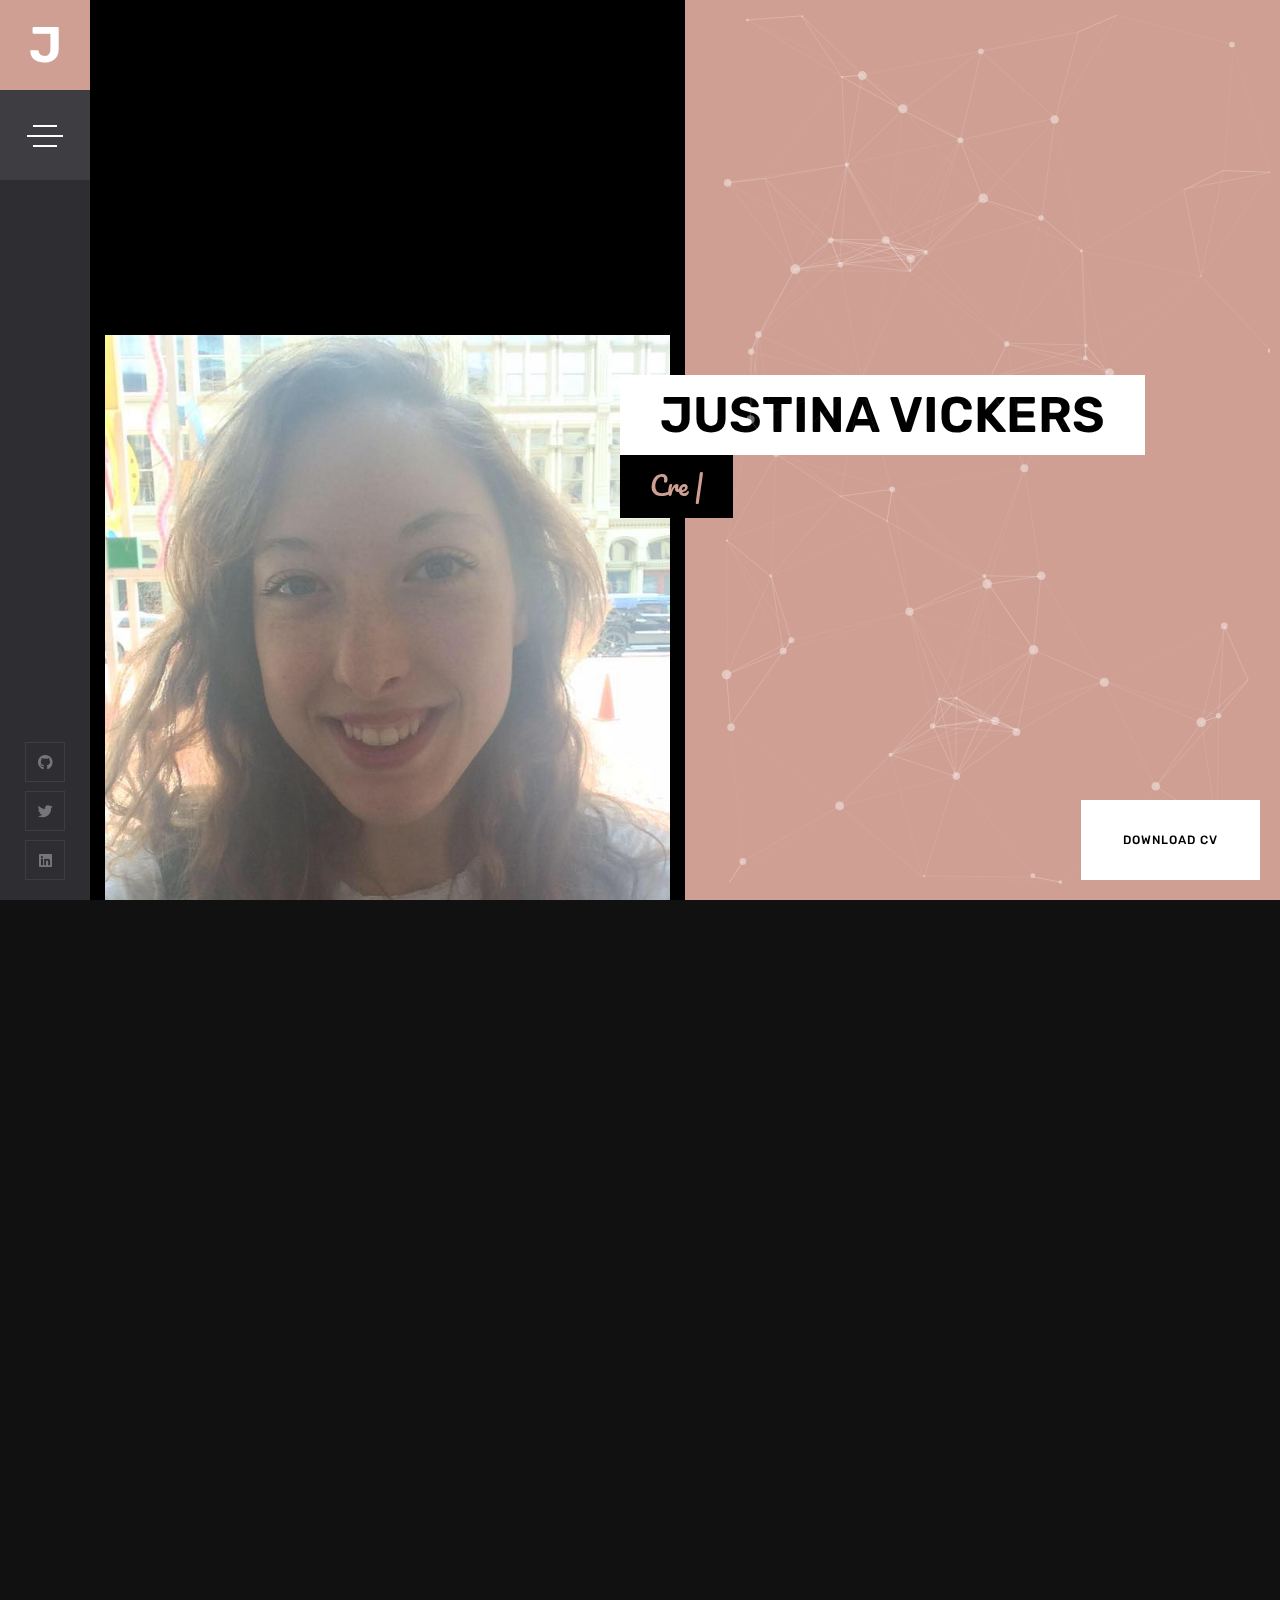
<file: index.html>
<!DOCTYPE html>
<html lang="zxx" class="no-js">

<head>
  <meta charset="utf-8">
  <meta http-equiv="X-UA-Compatible" content="IE=edge">
  <meta name="viewport" content="width=device-width, initial-scale=1, shrink-to-fit=no">
  <!--
  ========================================================================
  EXCLUSIVE ON themeforest.net
  ~~~~~~~~~~~~~~~~~~~~~~~~~~~~~~~~~~~~~~~~~~~~~~~~~~~~~~~~~~~~~~~~~~~~~~~~
  Template Name   : Loria
  Author          : Themepaa
  ~~~~~~~~~~~~~~~~~~~~~~~~~~~~~~~~~~~~~~~~~~~~~~~~~~~~~~~~~~~~~~~~~~~~~~~~
  Copyright (c) 2018 - Themepaa
  ========================================================================
  -->
  <!-- Page Title -->
  <title>Justina Vickers</title>
  <!-- / -->

  <!---Font Icon-->
  <link href="static/plugin/font-awesome/css/fontawesome-all.min.css" rel="stylesheet">
  <link href="static/plugin/themify-icons/themify-icons.css" rel="stylesheet">
  <!-- / -->

  <!-- Plugin CSS -->
  <link href="static/plugin/bootstrap/css/bootstrap.min.css" rel="stylesheet">
  <link href="static/plugin/owl-carousel/css/owl.carousel.min.css" rel="stylesheet">
  <link href="static/plugin/magnific/magnific-popup.css" rel="stylesheet">
  <link href="static/plugin/nav/css/component.css" rel="stylesheet" />
  <!-- / -->

  <!-- Theme Style -->

  <link href="static/css/styles.css" rel="stylesheet">
  <link href="static/css/color/default.css" rel="stylesheet">

  <script src="static/plugin/nav/js/modernizr-custom.js"></script>
  <!-- / -->

  <!-- Favicon -->
  <link rel="icon" href="favicon.ico" />
  <!-- / -->


</head>

<!-- Body Start -->

<body class="dark-body">
  <!-- Loading -->
  <div id="loading">
    <div class="load"><span class="one">loading</span></div>
  </div>
  <!-- / -->



  <!-- navigation -->
  <nav class="pages-nav">
    <div class="pages-nav__item"><a class="link link--page" href="#home">Home</a></div>
    <div class="pages-nav__item"><a class="link link--page" href="#about">About Me</a></div>
    <!-- <div class="pages-nav__item"><a class="link link--page" href="#services">Services</a></div> -->
    <div class="pages-nav__item"><a class="link link--page" href="#portfolio">Portfolio</a></div>
    <div class="pages-nav__item"><a class="link link--page" href="#contact">Contact Me</a></div>
  </nav>
  <!-- /navigation-->

  <div class="pages-stack">

    <!--
    ====================
    Home Banner
    ====================
     -->
    <div class="page home-banner" id="home">
      <div class="container-fluid">
        <div class="row full-screen">
          <div class="col-lg-6 black-bg">
            <div class="user-img text-center d-flex align-items-end h-100 justify-content-center">
              <img src="/static/img/homepagepicture.jpg" title="" alt="">
            </div>
          </div> <!-- col -->
          <div class="col-lg-6 theme-bg">
            <div class="d-flex h-100 align-items-center">
              <div class="particles-block" id="particles-box"></div>
              <div class="home-text">
                <h1>Justina Vickers</h1>
                <div class="ht-text">
                  <h4><span class="font-alt theme-color"><span id="type-it"></span></span></h4>
                </div>
                <div class="btn-bar">
                  <a class="m-btn m-btn-white" href="/static/img/JustinaVickersResume.pdf" target="blank">Download
                    CV</a>
                </div>
              </div>
            </div>
          </div> <!-- col -->
        </div> <!-- row -->
      </div>
    </div>

    <!--
    ====================
    About Us
    ====================
     -->
    <div class="page about-section white-bg" id="about">
      <div class="page-scroll">
        <div class="page-title" style="background-image: url(static/img/1600x1000.jpg);">
          <div class="container">
            <h1>About Me</h1>
          </div>
        </div> <!-- page tiele -->
        <div class="page-content">
          <!-- About Us -->
          <div class="aboutus-box section gray-bg">
            <div class="container">
              <div class="row align-items-center">
                <div class="col-lg-6 text-center md-m-45px-b p-50px-r md-p-15px-r">
                  <img src="/static/img/aboutmepic.jpg" title="" alt="">
                </div>
                <div class="col-lg-6">
                  <div class="my-info">
                    <h6 class="font-alt theme-color">Justina Vickers</h6>
                    <h1 class="dark-color">Junior Full-Stack Developer</h1>
                    <h5 class="dark-color">
                    </h5>
                    <p>A person who never made a mistake never tried anything new.</p>

                    <div class="btn-bar">
                      <a class="m-btn m-btn-black " href="/static/img/JustinaVickersResume.pdf"
                        target="blank"><span>Download
                          CV</span></a>
                    </div>
                  </div>
                </div>
              </div> <!-- row -->
            </div>
          </div>
          <!-- / -->

          <!-- skill bar -->
          <div class="skill-box section border-top width-10px">
            <div class="container">
              <div class="row align-items-center">
                <div style="margin: auto; width: 80%;">
                  <div class="aboutus-text md-p-0px-r md-m-40px-b">
                    <h6 class="theme-color font-alt" style="font-size: 22px;">About Me</h6>
                    <h1 class="dark-color" style="padding: 0;"></h1>
                    <p style="font-size: 14px;">As a natural problem solver, I have yearned for a career
                      with room to grow and where the possibilities are endless. On a
                      recommendation from my family, I started doing some research and worked
                      on tutorials from CodeCademy and Udemy. Everything I learned about software
                      made it the obvious choice. I joined the Jumpstart program at NSS, and fell
                      in love. I then applied and was accepted into the 6-month course! I am
                      lucky to have the opportunity to continually learn and grow with this
                      career. The challenges motivate me to expand my knowledge, feed my
                      creativity, and become a better developer.
                    </p>
                  </div>
                </div>
              </div> <!-- row -->
            </div>
          </div>
          <div class="skill-box section border-top width-10px" style="padding-top: 40px; background: #f4f4ff;">
            <div class="container">
              <div class="row align-items-center">
                <div style="margin: auto; width: 80%;">
                  <div class="aboutus-text md-p-0px-r md-m-40px-b">
                    <h6 class="theme-color font-alt" style="font-size: 22px;">Technologies</h6>
                    <h1 class="dark-color" style="padding: 0;"></h1>
                    <p style="font-size: 14px;" align-content="space-evenly">
                      <img src="/static/img/vscode.png" width="80px" /> <!-- row -->
                      <img src="/static/img/github.png" width="80px" />
                      <img src="/static/img/grunt.png" width="80px" />
                      <img src="/static/img/html5.png" width="80px" />
                      <img src="/static/img/npm.png" width="80px" />
                      <img src="/static/img/react.png" width="80px" />
                      <img src="/static/img/visualstudio.png" width="80px" />
                      <img src="/static/img/csharp.png" width="80px" />
                      <img src="/static/img/css3.png" width="60px" />
                      <img src="/static/img/dotnetcore.png" width="80px" />
                  </div>
                </div>
              </div>
              </p>
            </div>
          </div>
          <!-- / -->

        </div> <!-- page-content -->
      </div> <!-- page-scroll -->
    </div>



    <!--
    ====================
    Portfolio
    ====================
     -->
    <div class="page white-bg" id="portfolio">
      <div class="page-scroll">
        <div class="page-title" style="background-image: url(static/img/1600x1000.jpg);">
          <div class="container" style="flex-direction: row">
            <h1>My Projects</h1>
          </div>
        </div> <!-- page tiele -->

        <div class="page-content">
          <div class="section">
            <ul class="container">
              <div class="row justify-content-center m-50px-b sm-m-30px-b">
                <div class="col-md-10 col-lg-8">
                  <div class="section-title text-center">
                    <h6 class="font-alt theme-color">Projects</h6>
                    <h2 class="dark-color"></h2>
                  </div>
                </div>
                </div>


              <!-- <div class="portfolio-content"></div> -->
                <ul class="portfolio-cols row px-0" >
                  <li class="portfolio-item portfolio-col col-lg-6 col-md-12 col-sm-12">
                    <div class="portfolio-col">
                      <div class="portfolio-img">
                        <a hover="opacity .2" target="blank" href="https://trail-boxes.herokuapp.com/">
                          <img src="/static/img/TrailBoxesTree.jpg" title="" alt="">
                      </div>
                      <div>
                        </a>
                        <br>
                        <br>
                        <h4>The Problem</h4>
                        <p>As an aspiring thru hiker I have realized there aren't any good platforms
                          to organize your drop boxes for a several month journey. Sure, we have
                          spreadsheets but those can get easily disorganized and can be confusing
                          for people to use. I want to make a single page app that will allow the
                          user to easily see all of the their boxes and the contents in each one they
                          have prepped.</p>

                        <h4>The Solution</h4>
                        <p>The app will allow users to add a box to their list of boxes and they can
                          input contents and the date to ship them for each one. They will have the
                          option to add what type of food, gear, first aid and apparel in each one.
                          When the user logs they will be able to access all of their saved boxes in
                          the boxes tab of the app.</p>
                        <span class="theme-color"></span>
                        <a class="lightbox-gallery" href="/static/img/TrailBoxesTree.jpg">
                          <span></span>
                        </a>
                      </div>

                    </div> <!-- Portfolio -->
                  </li> <!-- col -->
                  <li class="portfolio-item portfolio-col col-lg-6 col-md-12 col-sm-12">
                    <div class="portfolio-col">
                      <div class="portfolio-img">
                        <a hover="opacity .2" target="blank" href="https://github.com/justinavickers/Inhale">
                          <img src="/static/img/Inhale.jpg" title="" alt="">
                      </div>
                      <div>
                        </a>
                        <br>
                        <br>
                        <h4>The Problem</h4>
                        <p>I am an avid user of essential oils and I always have a hard time remembering recipes that I like to use that I have made.

                          This app allows users to share and save those recipes. Another problem I wanted to solve was to have a platform allowing users to learn how use those specific oils in recipes by providing the benefits and uses for each oil.</p>

                        <h4>The Solution</h4>
                        <p>Inhale allows users to view the most used essential oils and  what they are used for and what the benefits of them are. They can create their own recipes and those will be shared with other users in the “Recipes” tab, from there you can favorite recipes and keep those saved.</p>
                        <span class="theme-color"></span>
                        <a class="lightbox-gallery" href="/static/img/Inhale.jpg">
                          <span></span>
                        </a>
                      </div>

                    </div> <!-- Portfolio -->
                  </li> <!-- col -->
              </ul> <!-- Portfolio -->
                <!-- <ul class="portfolio-cols portfolio-cols-3"  >
                  <li class="portfolio-item" style=" padding: 20px; flex-wrap: wrap;">
                    <div class="portfolio-col">
                      <div class="portfolio-img">
                        <a hover="opacity .2" target="blank" href="https://github.com/justinavickers/Inhale">
                          <img src="/static/img/Inhale.jpg" title="" alt="">
                      </div>
                      <div>
                        </a>
                        <br>
                        <br>
                        <h4>The Problem</h4>
                        <p>I am an avid user of essential oils and I always have a hard time remembering recipes that I like to use that I have made.

                          This app allows users to share and save those recipes. Another problem I wanted to solve was to have a platform allowing users to learn how use those specific oils in recipes by providing the benefits and uses for each oil.</p>

                        <h4>The Solution</h4>
                        <p>Inhale allows users to view the most used essential oils and  what they are used for and what the benefits of them are. They can create their own recipes and those will be shared with other users in the “Recipes” tab, from there you can favorite recipes and keep those saved.</p>
                        <span class="theme-color"></span>
                        <a class="lightbox-gallery" href="/static/img/Inhale.jpg">
                          <span></span>
                        </a>
                      </div>

                    </div> <!-- Portfolio -->
                  </li> <!-- col -->
                </ul> <!-- Portfolio -->


              </li> <!-- col -->
            </div> <!-- Portfolio -->
            </li> <!-- col -->
            </ul> <!-- row -->
          </ul>
        </div>
      </div>

    </div>
    <div class="page white-bg" style="background: #f4f4ff" id="contact">
      <div class="page-scroll">
        <div class="page-title" style="background-image: url(static/img/1600x1000.jpg);">
          <div class="container">
            <h1>Contact Me</h1>
          </div>
        </div>

        <div class="page-content">
          <div class="section gray-bg">
            <div class="container">
              <div class="row justify-content-center m-60px-b sm-m-25px-b">
                <div class="col-md-10 col-lg-8">
                  <div class="section-title text-center">
                    <h6 class="font-alt theme-color">Contact Me</h6>
                    <h2 class="dark-color">Let's Work Together.</h2>
                  </div>
                </div>
              </div>


              <div class="row justify-content-center">
                <div class="col-md-12 col-lg-4">
                  <div class="contact-info">

                    <p>
                      <label>Email</label>
                      <span class="dark-color">justinav38@gmail.com</span>
                    </p>
                    <p>
                      <label>Call</label>
                      <span class="dark-color">615-668-4657</span>
                    </p>
                  </div>
                </div>
              </div>
            </div>
          </div>
        </div> <!-- page-content -->
      </div>
    </div>
  </div>
  </div>
  </div>

  <!--
    ====================
    Header
    ====================
  -->
  <header class="header">
    <div class="logo">J</div>
    <div class="menu-toggle">
      <button class="menu-button"><span>Menu</span></button>
    </div>
    <ul class="social-icons">
      <li><a target="blank" href="https://github.com/justinavickers"><i class="fab fa-github"></i></a></li>
      <li><a target="blank" href="https://twitter.com/justinav38?lang=en"><i class="fab fa-twitter"></i></a></li>
      <li><a target="blank" href="https://www.linkedin.com/in/justina-vickers/"><i class="fab fa-linkedin"></i></a>
      </li>
      <!-- <li><a href="#"><i class="fab fa-instagram"></i></a></li> -->
      <!-- <li><a href="#"><i class="fab fa-behance"></i></a></li> -->
    </ul>
  </header>

  <!-- jQuery -->
  <script src="static/js/jquery-3.3.1.slim.min.js"></script>

  <!-- Plugins -->
  <script src="static/plugin/bootstrap/js/popper.min.js"></script>
  <script src="static/plugin/bootstrap/js/bootstrap.min.js"></script>
  <script src="static/plugin/owl-carousel/js/owl.carousel.min.js"></script>
  <script src="static/plugin/typeit-master/typeit.min.js"></script>
  <script src="static/plugin/isotope/isotope.pkgd.min.js"></script>
  <script src="static/plugin/magnific/jquery.magnific-popup.min.js"></script>
  <script src="static/plugin/particles/particles.js"></script>
  <script src="static/plugin/particles/particles-app.js"></script>

  <script src="static/plugin/nav/js/classie.js"></script>
  <script src="static/plugin/nav/js/main.js"></script>



  <!-- custom -->
  <script src="static/js/custom.js"></script>

</body>
<!-- Body End -->

</html>
</file>
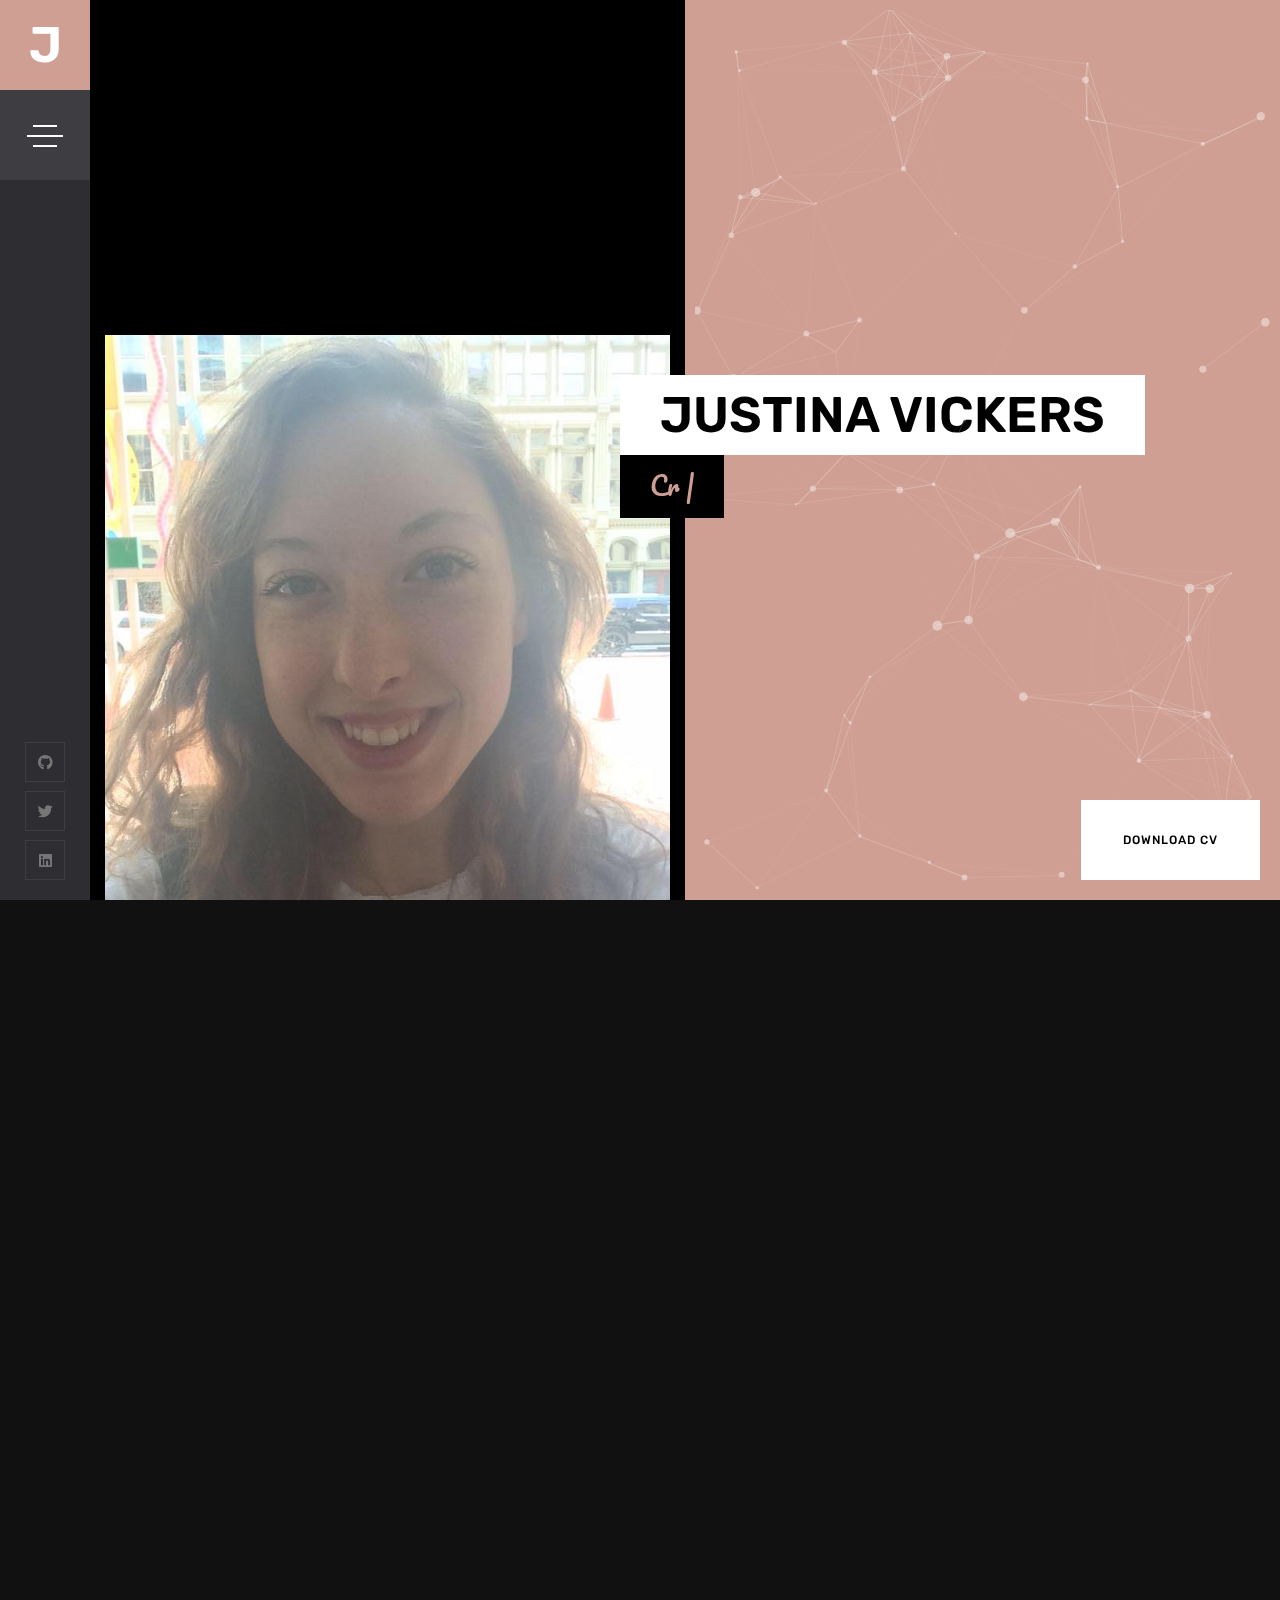
<file: template/index.html>
<!DOCTYPE html>
<html lang="zxx" class="no-js">

<head>
  <meta charset="utf-8">
  <meta http-equiv="X-UA-Compatible" content="IE=edge">
  <meta name="viewport" content="width=device-width, initial-scale=1, shrink-to-fit=no">
  <!--
  ========================================================================
  EXCLUSIVE ON themeforest.net
  ~~~~~~~~~~~~~~~~~~~~~~~~~~~~~~~~~~~~~~~~~~~~~~~~~~~~~~~~~~~~~~~~~~~~~~~~
  Template Name   : Loria
  Author          : Themepaa
  ~~~~~~~~~~~~~~~~~~~~~~~~~~~~~~~~~~~~~~~~~~~~~~~~~~~~~~~~~~~~~~~~~~~~~~~~
  Copyright (c) 2018 - Themepaa
  ========================================================================
  -->
  <!-- Page Title -->
  <title>Justina Vickers</title>
  <!-- / -->

  <!---Font Icon-->
  <link href="static/plugin/font-awesome/css/fontawesome-all.min.css" rel="stylesheet">
  <link href="static/plugin/themify-icons/themify-icons.css" rel="stylesheet">
  <!-- / -->

  <!-- Plugin CSS -->
  <link href="static/plugin/bootstrap/css/bootstrap.min.css" rel="stylesheet">
  <link href="static/plugin/owl-carousel/css/owl.carousel.min.css" rel="stylesheet">
  <link href="static/plugin/magnific/magnific-popup.css" rel="stylesheet">
  <link href="static/plugin/nav/css/component.css" rel="stylesheet" />
  <!-- / -->

  <!-- Theme Style -->

  <link href="static/css/styles.css" rel="stylesheet">
  <link href="static/css/color/default.css" rel="stylesheet">

  <script src="static/plugin/nav/js/modernizr-custom.js"></script>
  <!-- / -->

  <!-- Favicon -->
  <link rel="icon" href="favicon.ico" />
  <!-- / -->


</head>

<!-- Body Start -->

<body class="dark-body">
  <!-- Loading -->
  <div id="loading">
    <div class="load"><span class="one">loading</span></div>
  </div>
  <!-- / -->



  <!-- navigation -->
  <nav class="pages-nav">
    <div class="pages-nav__item"><a class="link link--page" href="#home">Home</a></div>
    <div class="pages-nav__item"><a class="link link--page" href="#about">About Me</a></div>
    <!-- <div class="pages-nav__item"><a class="link link--page" href="#services">Services</a></div> -->
    <div class="pages-nav__item"><a class="link link--page" href="#portfolio">Portfolio</a></div>
    <div class="pages-nav__item"><a class="link link--page" href="#contact">Contact Me</a></div>
  </nav>
  <!-- /navigation-->

  <div class="pages-stack">

    <!--
    ====================
    Home Banner
    ====================
     -->
    <div class="page home-banner" id="home">
      <div class="container-fluid">
        <div class="row full-screen">
          <div class="col-lg-6 black-bg">
            <div class="user-img text-center d-flex align-items-end h-100 justify-content-center">
              <img src="/template/static/img/homepagepicture.jpg" title="" alt="">
            </div>
          </div> <!-- col -->
          <div class="col-lg-6 theme-bg">
            <div class="d-flex h-100 align-items-center">
              <div class="particles-block" id="particles-box"></div>
              <div class="home-text">
                <h1>Justina Vickers</h1>
                <div class="ht-text">
                  <h4><span class="font-alt theme-color"><span id="type-it"></span></span></h4>
                </div>
                <div class="btn-bar">
                  <a class="m-btn m-btn-white" href="/template/static/img/Justinavickers.pdf" target="blank">Download
                    CV</a>
                </div>
              </div>
            </div>
          </div> <!-- col -->
        </div> <!-- row -->
      </div>
    </div>

    <!--
    ====================
    About Us
    ====================
     -->
    <div class="page about-section white-bg" id="about">
      <div class="page-scroll">
        <div class="page-title" style="background-image: url(static/img/1600x1000.jpg);">
          <div class="container">
            <h1>About Me</h1>
          </div>
        </div> <!-- page tiele -->
        <div class="page-content">
          <!-- About Us -->
          <div class="aboutus-box section gray-bg">
            <div class="container">
              <div class="row align-items-center">
                <div class="col-lg-6 text-center md-m-45px-b p-50px-r md-p-15px-r">
                  <img src="/template/static/img/aboutmepic.jpg" title="" alt="">
                </div>
                <div class="col-lg-6">
                  <div class="my-info">
                    <h6 class="font-alt theme-color">Justina Vickers</h6>
                    <h1 class="dark-color">Junior Full-Stack Developer</h1>
                    <h5 class="dark-color">
                    </h5>
                    <p>A person who never made a mistake never tried anything new.</p>
                    <div class="row">
                      <div class="col-md-6">
                        <ul>
                          <!-- <li><span class="dark-color">Birthday</span>: 01.07.1990</li>
                            <li><span class="dark-color">Location</span>: 4373, El Centro, CA.</li>
                            <li><span class="dark-color">Study</span>: Chicago University</li>
                            <li><span class="dark-color">Website</span>: example.com</li> -->
                        </ul>
                      </div>
                      <div class="col-md-6">
                        <ul>
                          <!-- <li><span class="dark-color">Age:</span>: 25</li>
                            <li><span class="dark-color">Location</span>: 4373, El Centro, CA.</li>
                            <li><span class="dark-color">Degree</span>: Phd</li>
                            <li><span class="dark-color">Email</span>: support@example.com</li> -->
                        </ul>
                      </div>
                    </div> <!-- row -->
                    <div class="btn-bar">
                      <a class="m-btn m-btn-black " href="/template/static/img/Justinavickers.pdf"
                        target="blank"><span>Download CV</span></a>
                    </div>
                  </div>
                </div>
              </div> <!-- row -->
            </div>
          </div>
          <!-- / -->

          <!-- skill bar -->
          <div class="skill-box section border-top width-10px">
            <div class="container">
              <div class="row align-items-center">
                <div class="col-lg-6">
                  <div class="aboutus-text p-80px-r md-p-0px-r md-m-40px-b">
                    <h6 class="theme-color font-alt">About Me</h6>
                    <h1 class="dark-color"></h1>
                    <p>I took a different path in life, and started my own cleaning business with my twin sister
                      after high school. We ran the business together for three years and decided
                      o take the skills we had learned and move on to other opportunities. I took
                      position at Jimmy Johns and, in one year, worked my way up from cashier to
                      . Although the company encouraged further growth, I found myself facing a choice; take
                      on more responsibility (requiring me to move out of state) or stay in Nashville in my
                      current position. As a native Nashvillian, I knew moving wasn't the right option for me,
                      so I found myself looking for a new career. I wanted a career with room to grow,
                      where the possibilities would be endless. My family kept telling me to try software
                      development. Everything I learned about software made it the obvious choice.
                      I joined the Jumpstart program at NSS, and fell in love. My family had been right
                      all along! Shortly after finishing the Jumpstart program I applied for the 6 month
                      course and was accepted. I am lucky to have the opportunity to continually learn and
                      grow with this career. The challenges motivate me to expand my knowledge, feed my
                      creativity, and become a better developer. </p>
                  </div>
                </div>
                <div class="col-lg-6">
                  <div class="skill-left" style="opacity: 0">
                    <div class="progress-lt">
                      <h6></h6>
                      <div class="cs-progress">
                        <div class="progress-bar theme-bg" style="width: 0%;">
                          <span></span>
                        </div><!-- progress-bar -->
                      </div><!-- progress -->
                    </div><!-- progress-lt -->
                    <div class="progress-lt">
                      <h6></h6>
                      <div class="cs-progress">
                        <div class="progress-bar theme-bg" style="width: 0%;">
                          <span></span>
                        </div><!-- progress-bar -->
                      </div><!-- progress -->
                    </div><!-- progress-lt -->
                    <div class="progress-lt">
                      <h6></h6>
                      <div class="cs-progress">
                        <div class="progress-bar theme-bg" style="width: 0%;">
                          <span></span>
                        </div><!-- progress-bar -->
                      </div><!-- progress -->
                    </div><!-- progress-lt -->
                  </div>
                </div>
              </div> <!-- row -->
            </div>
          </div>
          <!-- / -->

        </div> <!-- page-content -->
      </div> <!-- page-scroll -->
    </div>



    <!--
    ====================
    Portfolio
    ====================
     -->
    <div class="page white-bg" id="portfolio">
      <div class="page-scroll">
        <div class="page-title" style="background-image: url(static/img/1600x1000.jpg);">
          <div class="container">
            <h1>My Projects</h1>
          </div>
        </div> <!-- page tiele -->

        <div class="page-content">
          <div class="section">
            <div class="container">
              <div class="row justify-content-center m-50px-b sm-m-30px-b">
                <div class="col-md-10 col-lg-8">
                  <div class="section-title text-center">
                    <h6 class="font-alt theme-color">Projects</h6>
                    <h2 class="dark-color"></h2>
                  </div>
                </div>
              </div>
              <div class="portfolio-content">
                <ul class="portfolio-cols portfolio-cols-3">
                  <li class="portfolio-item">
                    <div class="portfolio-col">
                      <div class="portfolio-img">
                        <a target="blank" href="https://trail-boxes.herokuapp.com/">
                          <img src="/template/static/img/Trail Boxes.jpg" title="" alt="">
                      </div>
                      <div>
                        </a>
                        <br>
                        <br>
                        <h4>The Problem</h4>
                        <p>As an aspiring thru hiker I have realized there aren't any good platforms
                          to organize your drop boxes for a several month journey. Sure, we have
                          spreadsheets but those can get easily disorganized and can be confusing
                          for people to use. I want to make a single page app that will allow the
                          user to easily see all of the their boxes and the contents in each one they
                          have prepped.</p>

                        <h4>The Solution</h4>
                        <p>The app will allow users to add a box to their list of boxes and they can
                          input contents and the date to ship them for each one. They will have the
                          option to add what type of food, gear, first aid and apparel in each one.
                          When the user logs they will be able to access all of their saved boxes in
                          the boxes tab of the app.</p>
                        <span class="theme-color"></span>
                        <a class="lightbox-gallery" href="/template/static/img/Trail Boxes.jpg">
                          <span></span>
                        </a>
                      </div>
                    </div> <!-- Portfolio -->
                  </li> <!-- col -->

                  <!-- <li class="portfolio-item">
                    <div class="portfolio-col">
                      <div class="portfolio-img">
                        <img src="static/img/550x500.jpg" title="" alt="">
                      </div>
                      <div>
                        <h5><a href="#"></a></h5>
                        <span class="theme-color"></span>
                        <a class="lightbox-gallery" href="static/img/550x500.jpg">
                          <span></span>
                        </a>
                      </div> -->
              </div> <!-- Portfolio -->
              </li> <!-- col -->
            </div> <!-- Portfolio -->
            </li> <!-- col -->
            </ul> <!-- row -->
          </div> <!-- portfolio content -->
        </div>
      </div>

      <div class="theme-bg section">
        <div class="container">
          <div class="row justify-content-center">
            <div class="col-lg-7 col-md-10">
              <div id="client-slider-single" class="owl-carousel">
                <div class="testimonial-box">
                  <div class="img-box">
                    <img src="static/img/100x100.jpg" title="" alt="">
                  </div>
                  <div class="text">
                    <p>" Lorem ipsum dolor sit amet, consectetur adipisicing elit, sed do eiusmod tempor incididunt
                      ut labore et dolore magna aliqua. Ut enim ad minim veniam. "</p>
                  </div>
                  <div class="info">
                    <h6>Nancy Byers</h6>
                    <label>Developer</label>
                  </div>
                </div>

                <div class="testimonial-box">
                  <div class="img-box">
                    <img src="static/img/100x100.jpg" title="" alt="">
                  </div>
                  <div class="text">
                    <p>" Lorem ipsum dolor sit amet, consectetur adipisicing elit, sed do eiusmod tempor incididunt
                      ut labore et dolore magna aliqua. Ut enim ad minim veniam. "</p>
                  </div>
                  <div class="info">
                    <h6>Nancy Byers</h6>
                    <label>Developer</label>
                  </div>
                </div>

                <div class="testimonial-box">
                  <div class="img-box">
                    <img src="static/img/100x100.jpg" title="" alt="">
                  </div>
                  <div class="text">
                    <p>" Lorem ipsum dolor sit amet, consectetur adipisicing elit, sed do eiusmod tempor incididunt
                      ut labore et dolore magna aliqua. Ut enim ad minim veniam. "</p>
                  </div>
                  <div class="info">
                    <h6>Nancy Byers</h6>
                    <label>Developer</label>
                  </div>
                </div>
              </div>
            </div>
          </div> <!-- row -->

        </div>
      </div>
    </div> <!-- page-content -->
    <div class="page white-bg" id="contact">
      <div class="page-scroll">
        <div class="page-title" style="background-image: url(static/img/1600x1000.jpg);">
          <div class="container">
            <h1>Contact Me</h1>
          </div>
        </div> <!-- page tiele -->

        <div class="page-content">
          <div class="section gray-bg">
            <div class="container">
              <div class="row justify-content-center m-60px-b sm-m-25px-b">
                <div class="col-md-10 col-lg-8">
                  <div class="section-title text-center">
                    <h6 class="font-alt theme-color">Contact Me</h6>
                    <h2 class="dark-color">Let's Work Together.</h2>
                  </div>
                </div>
              </div> <!-- row -->


              <div class="row justify-content-center">
                <div class="col-md-12 col-lg-4">
                  <div class="contact-info">
                    <p>
                      <label>Address</label>
                      <span class="dark-color">301 The Redblock,<br />London, E2 8DY</span>
                    </p>
                    <p>
                      <label>Email</label>
                      <span class="dark-color">info@example.com<br />support@example.com</span>
                    </p>
                    <p>
                      <label>Call</label>
                      <span class="dark-color">+1 800-222-000</span>
                    </p>
                  </div>
                </div>
                <div class="col-md-12 col-lg-8 md-m-30px-t">
                  <div class="contact-form">
                    <form class="contactform" method="post">
                      <div class="row">
                        <div class="col-md-6">
                          <div class="form-group">
                            <input id="name" name="name" type="text" placeholder="Name" class="validate form-control"
                              required="">
                          </div>
                        </div>
                        <div class="col-md-6">
                          <div class="form-group">
                            <input id="email" type="email" placeholder="Email" name="email"
                              class="validate form-control" required="">
                          </div>
                        </div>
                        <div class="col-md-12">
                          <div class="form-group">
                            <textarea id="message" placeholder="Your Comment" name="message" class="form-control"
                              required=""></textarea>
                          </div>
                        </div>
                        <div class="col-md-12">
                          <div class="send">
                            <button class="m-btn m-btn-black " type="submit" name="send"><span>send
                                message</span></button>
                          </div>
                          <span class="output_message"></span>
                        </div>
                      </div>
                    </form>
                  </div>
                </div>

                <div class="col-12 m-30px-t">
                  <div class="contact-map">
                    <div class="embed-responsive embed-responsive-21by9">
                      <iframe class="embed-responsive-item"
                        src="https://www.google.com/maps/embed?pb=!1m14!1m8!1m3!1d3151.840107317064!2d144.955925!3d-37.817214!3m2!1i1024!2i768!4f13.1!3m3!1m2!1s0x0%3A0xb6899234e561db11!2sEnvato!5e0!3m2!1sen!2sin!4v1520156366883"
                        allowfullscreen=""></iframe>
                    </div>
                  </div>
                </div>
              </div>
            </div>
          </div>
        </div> <!-- page-content -->
      </div>
    </div>
  </div>
  </div>

  <!--
    ====================
    Contact us
    ====================
     -->


  </div>

  <!--
    ====================
    Header
    ====================
  -->
  <header class="header">
    <div class="logo">J</div>
    <div class="menu-toggle">
      <button class="menu-button"><span>Menu</span></button>
    </div>
    <ul class="social-icons">
      <li><a target="blank" href="https://github.com/justinavickers"><i class="fab fa-github"></i></a></li>
      <li><a target="blank" href="https://twitter.com/justinav38?lang=en"><i class="fab fa-twitter"></i></a></li>
      <li><a target="blank" href="https://www.linkedin.com/in/justina-vickers/"><i class="fab fa-linkedin"></i></a></li>
      <!-- <li><a href="#"><i class="fab fa-instagram"></i></a></li> -->
      <!-- <li><a href="#"><i class="fab fa-behance"></i></a></li> -->
    </ul>
  </header>

  <!-- jQuery -->
  <script src="static/js/jquery-3.3.1.slim.min.js"></script>

  <!-- Plugins -->
  <script src="static/plugin/bootstrap/js/popper.min.js"></script>
  <script src="static/plugin/bootstrap/js/bootstrap.min.js"></script>
  <script src="static/plugin/owl-carousel/js/owl.carousel.min.js"></script>
  <script src="static/plugin/typeit-master/typeit.min.js"></script>
  <script src="static/plugin/isotope/isotope.pkgd.min.js"></script>
  <script src="static/plugin/magnific/jquery.magnific-popup.min.js"></script>
  <script src="static/plugin/particles/particles.js"></script>
  <script src="static/plugin/particles/particles-app.js"></script>

  <script src="static/plugin/nav/js/classie.js"></script>
  <script src="static/plugin/nav/js/main.js"></script>



  <!-- custom -->
  <script src="static/js/custom.js"></script>

</body>
<!-- Body End -->

</html>
</file>
<file: static/plugin/themify-icons/themify-icons.css>
@font-face {
	font-family: 'themify';
	src:url('fonts/themify.eot?-fvbane');
	src:url('fonts/themify.eot?#iefix-fvbane') format('embedded-opentype'),
		url('fonts/themify.woff?-fvbane') format('woff'),
		url('fonts/themify.ttf?-fvbane') format('truetype'),
		url('fonts/themify.svg?-fvbane#themify') format('svg');
	font-weight: normal;
	font-style: normal;
}

[class^="ti-"], [class*=" ti-"] {
	font-family: 'themify';
	speak: none;
	font-style: normal;
	font-weight: normal;
	font-variant: normal;
	text-transform: none;
	line-height: 1;

	/* Better Font Rendering =========== */
	-webkit-font-smoothing: antialiased;
	-moz-osx-font-smoothing: grayscale;
}

.ti-wand:before {
	content: "\e600";
}
.ti-volume:before {
	content: "\e601";
}
.ti-user:before {
	content: "\e602";
}
.ti-unlock:before {
	content: "\e603";
}
.ti-unlink:before {
	content: "\e604";
}
.ti-trash:before {
	content: "\e605";
}
.ti-thought:before {
	content: "\e606";
}
.ti-target:before {
	content: "\e607";
}
.ti-tag:before {
	content: "\e608";
}
.ti-tablet:before {
	content: "\e609";
}
.ti-star:before {
	content: "\e60a";
}
.ti-spray:before {
	content: "\e60b";
}
.ti-signal:before {
	content: "\e60c";
}
.ti-shopping-cart:before {
	content: "\e60d";
}
.ti-shopping-cart-full:before {
	content: "\e60e";
}
.ti-settings:before {
	content: "\e60f";
}
.ti-search:before {
	content: "\e610";
}
.ti-zoom-in:before {
	content: "\e611";
}
.ti-zoom-out:before {
	content: "\e612";
}
.ti-cut:before {
	content: "\e613";
}
.ti-ruler:before {
	content: "\e614";
}
.ti-ruler-pencil:before {
	content: "\e615";
}
.ti-ruler-alt:before {
	content: "\e616";
}
.ti-bookmark:before {
	content: "\e617";
}
.ti-bookmark-alt:before {
	content: "\e618";
}
.ti-reload:before {
	content: "\e619";
}
.ti-plus:before {
	content: "\e61a";
}
.ti-pin:before {
	content: "\e61b";
}
.ti-pencil:before {
	content: "\e61c";
}
.ti-pencil-alt:before {
	content: "\e61d";
}
.ti-paint-roller:before {
	content: "\e61e";
}
.ti-paint-bucket:before {
	content: "\e61f";
}
.ti-na:before {
	content: "\e620";
}
.ti-mobile:before {
	content: "\e621";
}
.ti-minus:before {
	content: "\e622";
}
.ti-medall:before {
	content: "\e623";
}
.ti-medall-alt:before {
	content: "\e624";
}
.ti-marker:before {
	content: "\e625";
}
.ti-marker-alt:before {
	content: "\e626";
}
.ti-arrow-up:before {
	content: "\e627";
}
.ti-arrow-right:before {
	content: "\e628";
}
.ti-arrow-left:before {
	content: "\e629";
}
.ti-arrow-down:before {
	content: "\e62a";
}
.ti-lock:before {
	content: "\e62b";
}
.ti-location-arrow:before {
	content: "\e62c";
}
.ti-link:before {
	content: "\e62d";
}
.ti-layout:before {
	content: "\e62e";
}
.ti-layers:before {
	content: "\e62f";
}
.ti-layers-alt:before {
	content: "\e630";
}
.ti-key:before {
	content: "\e631";
}
.ti-import:before {
	content: "\e632";
}
.ti-image:before {
	content: "\e633";
}
.ti-heart:before {
	content: "\e634";
}
.ti-heart-broken:before {
	content: "\e635";
}
.ti-hand-stop:before {
	content: "\e636";
}
.ti-hand-open:before {
	content: "\e637";
}
.ti-hand-drag:before {
	content: "\e638";
}
.ti-folder:before {
	content: "\e639";
}
.ti-flag:before {
	content: "\e63a";
}
.ti-flag-alt:before {
	content: "\e63b";
}
.ti-flag-alt-2:before {
	content: "\e63c";
}
.ti-eye:before {
	content: "\e63d";
}
.ti-export:before {
	content: "\e63e";
}
.ti-exchange-vertical:before {
	content: "\e63f";
}
.ti-desktop:before {
	content: "\e640";
}
.ti-cup:before {
	content: "\e641";
}
.ti-crown:before {
	content: "\e642";
}
.ti-comments:before {
	content: "\e643";
}
.ti-comment:before {
	content: "\e644";
}
.ti-comment-alt:before {
	content: "\e645";
}
.ti-close:before {
	content: "\e646";
}
.ti-clip:before {
	content: "\e647";
}
.ti-angle-up:before {
	content: "\e648";
}
.ti-angle-right:before {
	content: "\e649";
}
.ti-angle-left:before {
	content: "\e64a";
}
.ti-angle-down:before {
	content: "\e64b";
}
.ti-check:before {
	content: "\e64c";
}
.ti-check-box:before {
	content: "\e64d";
}
.ti-camera:before {
	content: "\e64e";
}
.ti-announcement:before {
	content: "\e64f";
}
.ti-brush:before {
	content: "\e650";
}
.ti-briefcase:before {
	content: "\e651";
}
.ti-bolt:before {
	content: "\e652";
}
.ti-bolt-alt:before {
	content: "\e653";
}
.ti-blackboard:before {
	content: "\e654";
}
.ti-bag:before {
	content: "\e655";
}
.ti-move:before {
	content: "\e656";
}
.ti-arrows-vertical:before {
	content: "\e657";
}
.ti-arrows-horizontal:before {
	content: "\e658";
}
.ti-fullscreen:before {
	content: "\e659";
}
.ti-arrow-top-right:before {
	content: "\e65a";
}
.ti-arrow-top-left:before {
	content: "\e65b";
}
.ti-arrow-circle-up:before {
	content: "\e65c";
}
.ti-arrow-circle-right:before {
	content: "\e65d";
}
.ti-arrow-circle-left:before {
	content: "\e65e";
}
.ti-arrow-circle-down:before {
	content: "\e65f";
}
.ti-angle-double-up:before {
	content: "\e660";
}
.ti-angle-double-right:before {
	content: "\e661";
}
.ti-angle-double-left:before {
	content: "\e662";
}
.ti-angle-double-down:before {
	content: "\e663";
}
.ti-zip:before {
	content: "\e664";
}
.ti-world:before {
	content: "\e665";
}
.ti-wheelchair:before {
	content: "\e666";
}
.ti-view-list:before {
	content: "\e667";
}
.ti-view-list-alt:before {
	content: "\e668";
}
.ti-view-grid:before {
	content: "\e669";
}
.ti-uppercase:before {
	content: "\e66a";
}
.ti-upload:before {
	content: "\e66b";
}
.ti-underline:before {
	content: "\e66c";
}
.ti-truck:before {
	content: "\e66d";
}
.ti-timer:before {
	content: "\e66e";
}
.ti-ticket:before {
	content: "\e66f";
}
.ti-thumb-up:before {
	content: "\e670";
}
.ti-thumb-down:before {
	content: "\e671";
}
.ti-text:before {
	content: "\e672";
}
.ti-stats-up:before {
	content: "\e673";
}
.ti-stats-down:before {
	content: "\e674";
}
.ti-split-v:before {
	content: "\e675";
}
.ti-split-h:before {
	content: "\e676";
}
.ti-smallcap:before {
	content: "\e677";
}
.ti-shine:before {
	content: "\e678";
}
.ti-shift-right:before {
	content: "\e679";
}
.ti-shift-left:before {
	content: "\e67a";
}
.ti-shield:before {
	content: "\e67b";
}
.ti-notepad:before {
	content: "\e67c";
}
.ti-server:before {
	content: "\e67d";
}
.ti-quote-right:before {
	content: "\e67e";
}
.ti-quote-left:before {
	content: "\e67f";
}
.ti-pulse:before {
	content: "\e680";
}
.ti-printer:before {
	content: "\e681";
}
.ti-power-off:before {
	content: "\e682";
}
.ti-plug:before {
	content: "\e683";
}
.ti-pie-chart:before {
	content: "\e684";
}
.ti-paragraph:before {
	content: "\e685";
}
.ti-panel:before {
	content: "\e686";
}
.ti-package:before {
	content: "\e687";
}
.ti-music:before {
	content: "\e688";
}
.ti-music-alt:before {
	content: "\e689";
}
.ti-mouse:before {
	content: "\e68a";
}
.ti-mouse-alt:before {
	content: "\e68b";
}
.ti-money:before {
	content: "\e68c";
}
.ti-microphone:before {
	content: "\e68d";
}
.ti-menu:before {
	content: "\e68e";
}
.ti-menu-alt:before {
	content: "\e68f";
}
.ti-map:before {
	content: "\e690";
}
.ti-map-alt:before {
	content: "\e691";
}
.ti-loop:before {
	content: "\e692";
}
.ti-location-pin:before {
	content: "\e693";
}
.ti-list:before {
	content: "\e694";
}
.ti-light-bulb:before {
	content: "\e695";
}
.ti-Italic:before {
	content: "\e696";
}
.ti-info:before {
	content: "\e697";
}
.ti-infinite:before {
	content: "\e698";
}
.ti-id-badge:before {
	content: "\e699";
}
.ti-hummer:before {
	content: "\e69a";
}
.ti-home:before {
	content: "\e69b";
}
.ti-help:before {
	content: "\e69c";
}
.ti-headphone:before {
	content: "\e69d";
}
.ti-harddrives:before {
	content: "\e69e";
}
.ti-harddrive:before {
	content: "\e69f";
}
.ti-gift:before {
	content: "\e6a0";
}
.ti-game:before {
	content: "\e6a1";
}
.ti-filter:before {
	content: "\e6a2";
}
.ti-files:before {
	content: "\e6a3";
}
.ti-file:before {
	content: "\e6a4";
}
.ti-eraser:before {
	content: "\e6a5";
}
.ti-envelope:before {
	content: "\e6a6";
}
.ti-download:before {
	content: "\e6a7";
}
.ti-direction:before {
	content: "\e6a8";
}
.ti-direction-alt:before {
	content: "\e6a9";
}
.ti-dashboard:before {
	content: "\e6aa";
}
.ti-control-stop:before {
	content: "\e6ab";
}
.ti-control-shuffle:before {
	content: "\e6ac";
}
.ti-control-play:before {
	content: "\e6ad";
}
.ti-control-pause:before {
	content: "\e6ae";
}
.ti-control-forward:before {
	content: "\e6af";
}
.ti-control-backward:before {
	content: "\e6b0";
}
.ti-cloud:before {
	content: "\e6b1";
}
.ti-cloud-up:before {
	content: "\e6b2";
}
.ti-cloud-down:before {
	content: "\e6b3";
}
.ti-clipboard:before {
	content: "\e6b4";
}
.ti-car:before {
	content: "\e6b5";
}
.ti-calendar:before {
	content: "\e6b6";
}
.ti-book:before {
	content: "\e6b7";
}
.ti-bell:before {
	content: "\e6b8";
}
.ti-basketball:before {
	content: "\e6b9";
}
.ti-bar-chart:before {
	content: "\e6ba";
}
.ti-bar-chart-alt:before {
	content: "\e6bb";
}
.ti-back-right:before {
	content: "\e6bc";
}
.ti-back-left:before {
	content: "\e6bd";
}
.ti-arrows-corner:before {
	content: "\e6be";
}
.ti-archive:before {
	content: "\e6bf";
}
.ti-anchor:before {
	content: "\e6c0";
}
.ti-align-right:before {
	content: "\e6c1";
}
.ti-align-left:before {
	content: "\e6c2";
}
.ti-align-justify:before {
	content: "\e6c3";
}
.ti-align-center:before {
	content: "\e6c4";
}
.ti-alert:before {
	content: "\e6c5";
}
.ti-alarm-clock:before {
	content: "\e6c6";
}
.ti-agenda:before {
	content: "\e6c7";
}
.ti-write:before {
	content: "\e6c8";
}
.ti-window:before {
	content: "\e6c9";
}
.ti-widgetized:before {
	content: "\e6ca";
}
.ti-widget:before {
	content: "\e6cb";
}
.ti-widget-alt:before {
	content: "\e6cc";
}
.ti-wallet:before {
	content: "\e6cd";
}
.ti-video-clapper:before {
	content: "\e6ce";
}
.ti-video-camera:before {
	content: "\e6cf";
}
.ti-vector:before {
	content: "\e6d0";
}
.ti-themify-logo:before {
	content: "\e6d1";
}
.ti-themify-favicon:before {
	content: "\e6d2";
}
.ti-themify-favicon-alt:before {
	content: "\e6d3";
}
.ti-support:before {
	content: "\e6d4";
}
.ti-stamp:before {
	content: "\e6d5";
}
.ti-split-v-alt:before {
	content: "\e6d6";
}
.ti-slice:before {
	content: "\e6d7";
}
.ti-shortcode:before {
	content: "\e6d8";
}
.ti-shift-right-alt:before {
	content: "\e6d9";
}
.ti-shift-left-alt:before {
	content: "\e6da";
}
.ti-ruler-alt-2:before {
	content: "\e6db";
}
.ti-receipt:before {
	content: "\e6dc";
}
.ti-pin2:before {
	content: "\e6dd";
}
.ti-pin-alt:before {
	content: "\e6de";
}
.ti-pencil-alt2:before {
	content: "\e6df";
}
.ti-palette:before {
	content: "\e6e0";
}
.ti-more:before {
	content: "\e6e1";
}
.ti-more-alt:before {
	content: "\e6e2";
}
.ti-microphone-alt:before {
	content: "\e6e3";
}
.ti-magnet:before {
	content: "\e6e4";
}
.ti-line-double:before {
	content: "\e6e5";
}
.ti-line-dotted:before {
	content: "\e6e6";
}
.ti-line-dashed:before {
	content: "\e6e7";
}
.ti-layout-width-full:before {
	content: "\e6e8";
}
.ti-layout-width-default:before {
	content: "\e6e9";
}
.ti-layout-width-default-alt:before {
	content: "\e6ea";
}
.ti-layout-tab:before {
	content: "\e6eb";
}
.ti-layout-tab-window:before {
	content: "\e6ec";
}
.ti-layout-tab-v:before {
	content: "\e6ed";
}
.ti-layout-tab-min:before {
	content: "\e6ee";
}
.ti-layout-slider:before {
	content: "\e6ef";
}
.ti-layout-slider-alt:before {
	content: "\e6f0";
}
.ti-layout-sidebar-right:before {
	content: "\e6f1";
}
.ti-layout-sidebar-none:before {
	content: "\e6f2";
}
.ti-layout-sidebar-left:before {
	content: "\e6f3";
}
.ti-layout-placeholder:before {
	content: "\e6f4";
}
.ti-layout-menu:before {
	content: "\e6f5";
}
.ti-layout-menu-v:before {
	content: "\e6f6";
}
.ti-layout-menu-separated:before {
	content: "\e6f7";
}
.ti-layout-menu-full:before {
	content: "\e6f8";
}
.ti-layout-media-right-alt:before {
	content: "\e6f9";
}
.ti-layout-media-right:before {
	content: "\e6fa";
}
.ti-layout-media-overlay:before {
	content: "\e6fb";
}
.ti-layout-media-overlay-alt:before {
	content: "\e6fc";
}
.ti-layout-media-overlay-alt-2:before {
	content: "\e6fd";
}
.ti-layout-media-left-alt:before {
	content: "\e6fe";
}
.ti-layout-media-left:before {
	content: "\e6ff";
}
.ti-layout-media-center-alt:before {
	content: "\e700";
}
.ti-layout-media-center:before {
	content: "\e701";
}
.ti-layout-list-thumb:before {
	content: "\e702";
}
.ti-layout-list-thumb-alt:before {
	content: "\e703";
}
.ti-layout-list-post:before {
	content: "\e704";
}
.ti-layout-list-large-image:before {
	content: "\e705";
}
.ti-layout-line-solid:before {
	content: "\e706";
}
.ti-layout-grid4:before {
	content: "\e707";
}
.ti-layout-grid3:before {
	content: "\e708";
}
.ti-layout-grid2:before {
	content: "\e709";
}
.ti-layout-grid2-thumb:before {
	content: "\e70a";
}
.ti-layout-cta-right:before {
	content: "\e70b";
}
.ti-layout-cta-left:before {
	content: "\e70c";
}
.ti-layout-cta-center:before {
	content: "\e70d";
}
.ti-layout-cta-btn-right:before {
	content: "\e70e";
}
.ti-layout-cta-btn-left:before {
	content: "\e70f";
}
.ti-layout-column4:before {
	content: "\e710";
}
.ti-layout-column3:before {
	content: "\e711";
}
.ti-layout-column2:before {
	content: "\e712";
}
.ti-layout-accordion-separated:before {
	content: "\e713";
}
.ti-layout-accordion-merged:before {
	content: "\e714";
}
.ti-layout-accordion-list:before {
	content: "\e715";
}
.ti-ink-pen:before {
	content: "\e716";
}
.ti-info-alt:before {
	content: "\e717";
}
.ti-help-alt:before {
	content: "\e718";
}
.ti-headphone-alt:before {
	content: "\e719";
}
.ti-hand-point-up:before {
	content: "\e71a";
}
.ti-hand-point-right:before {
	content: "\e71b";
}
.ti-hand-point-left:before {
	content: "\e71c";
}
.ti-hand-point-down:before {
	content: "\e71d";
}
.ti-gallery:before {
	content: "\e71e";
}
.ti-face-smile:before {
	content: "\e71f";
}
.ti-face-sad:before {
	content: "\e720";
}
.ti-credit-card:before {
	content: "\e721";
}
.ti-control-skip-forward:before {
	content: "\e722";
}
.ti-control-skip-backward:before {
	content: "\e723";
}
.ti-control-record:before {
	content: "\e724";
}
.ti-control-eject:before {
	content: "\e725";
}
.ti-comments-smiley:before {
	content: "\e726";
}
.ti-brush-alt:before {
	content: "\e727";
}
.ti-youtube:before {
	content: "\e728";
}
.ti-vimeo:before {
	content: "\e729";
}
.ti-twitter:before {
	content: "\e72a";
}
.ti-time:before {
	content: "\e72b";
}
.ti-tumblr:before {
	content: "\e72c";
}
.ti-skype:before {
	content: "\e72d";
}
.ti-share:before {
	content: "\e72e";
}
.ti-share-alt:before {
	content: "\e72f";
}
.ti-rocket:before {
	content: "\e730";
}
.ti-pinterest:before {
	content: "\e731";
}
.ti-new-window:before {
	content: "\e732";
}
.ti-microsoft:before {
	content: "\e733";
}
.ti-list-ol:before {
	content: "\e734";
}
.ti-linkedin:before {
	content: "\e735";
}
.ti-layout-sidebar-2:before {
	content: "\e736";
}
.ti-layout-grid4-alt:before {
	content: "\e737";
}
.ti-layout-grid3-alt:before {
	content: "\e738";
}
.ti-layout-grid2-alt:before {
	content: "\e739";
}
.ti-layout-column4-alt:before {
	content: "\e73a";
}
.ti-layout-column3-alt:before {
	content: "\e73b";
}
.ti-layout-column2-alt:before {
	content: "\e73c";
}
.ti-instagram:before {
	content: "\e73d";
}
.ti-google:before {
	content: "\e73e";
}
.ti-github:before {
	content: "\e73f";
}
.ti-flickr:before {
	content: "\e740";
}
.ti-facebook:before {
	content: "\e741";
}
.ti-dropbox:before {
	content: "\e742";
}
.ti-dribbble:before {
	content: "\e743";
}
.ti-apple:before {
	content: "\e744";
}
.ti-android:before {
	content: "\e745";
}
.ti-save:before {
	content: "\e746";
}
.ti-save-alt:before {
	content: "\e747";
}
.ti-yahoo:before {
	content: "\e748";
}
.ti-wordpress:before {
	content: "\e749";
}
.ti-vimeo-alt:before {
	content: "\e74a";
}
.ti-twitter-alt:before {
	content: "\e74b";
}
.ti-tumblr-alt:before {
	content: "\e74c";
}
.ti-trello:before {
	content: "\e74d";
}
.ti-stack-overflow:before {
	content: "\e74e";
}
.ti-soundcloud:before {
	content: "\e74f";
}
.ti-sharethis:before {
	content: "\e750";
}
.ti-sharethis-alt:before {
	content: "\e751";
}
.ti-reddit:before {
	content: "\e752";
}
.ti-pinterest-alt:before {
	content: "\e753";
}
.ti-microsoft-alt:before {
	content: "\e754";
}
.ti-linux:before {
	content: "\e755";
}
.ti-jsfiddle:before {
	content: "\e756";
}
.ti-joomla:before {
	content: "\e757";
}
.ti-html5:before {
	content: "\e758";
}
.ti-flickr-alt:before {
	content: "\e759";
}
.ti-email:before {
	content: "\e75a";
}
.ti-drupal:before {
	content: "\e75b";
}
.ti-dropbox-alt:before {
	content: "\e75c";
}
.ti-css3:before {
	content: "\e75d";
}
.ti-rss:before {
	content: "\e75e";
}
.ti-rss-alt:before {
	content: "\e75f";
}
</file>
<file: static/plugin/nav/css/component.css>
html.js,
.js body {
	overflow: hidden;
	height: 100vh;
}

/* Pages nav */

.pages-nav {
	display: -webkit-flex;
	display: flex;
	-webkit-flex-wrap: wrap;
	flex-wrap: wrap;
	-webkit-justify-content: center;
	justify-content: center;
	-webkit-align-items: center;
	align-items: center;
	padding: 20px;
	text-align: center;
	background: #0e0f0f;
}

.js .pages-nav {
	position: absolute;
	top: 0;
	left: 0;
	width: 100%;
	height: 50vh;
	padding: 30px;
	pointer-events: none;
	opacity: 0;
	background: transparent;
	-webkit-transition: -webkit-transform 1.2s, opacity 1.2s;
	transition: transform 1.2s, opacity 1.2s;
	-webkit-transition-timing-function: cubic-bezier(0.2, 1, 0.3, 1);
	transition-timing-function: cubic-bezier(0.2, 1, 0.3, 1);
	-webkit-transform: translate3d(0, 150px, 0);
	transform: translate3d(0, 150px, 0);
}

.js .pages-nav--open {
	pointer-events: auto;
	opacity: 1;
	-webkit-transform: translate3d(0, 0, 0);
	transform: translate3d(0, 0, 0);
}

/* Pages stack */
.js .pages-stack {
	z-index: 100;
	pointer-events: none;
	-webkit-perspective: 1200px;
	perspective: 1200px;
	-webkit-perspective-origin: 50% -50%;
	perspective-origin: 50% -50%;
}

.js .page {
	position: relative;
    z-index: 5;
    width: 100%;
    height: 100vh;
    pointer-events: auto;
    box-shadow: 0 -1px 10px rgba(0, 0, 0, 0.1);
}

.js .pages-stack--open .page {
	cursor: pointer;
	-webkit-transition: -webkit-transform 0.45s, opacity 0.45s;
	transition: transform 0.45s, opacity 0.45s;
	-webkit-transition-timing-function: cubic-bezier(0.6, 0, 0.4, 1);
	transition-timing-function: cubic-bezier(0.6, 0, 0.4, 1);
}

.js .page--inactive {
	position: absolute;
	z-index: 0;
	top: 0;
	opacity: 0;
}


/* Menu button */
.menu-button {
	width: 60px;
    height: 60px;
	padding: 0;
	cursor: pointer;
	border: none;
	outline: none;
	background: transparent;
}

.no-js .menu-button {
	display: none;
}

.menu-button::before,
.menu-button::after,
.menu-button span {
	background: #fff;
}

.menu-button::before,
.menu-button::after {
	content: '';
	position: absolute;
	top: 50%;
	left: 0;
	right: 0;
	margin: auto;
	width: 50%;
	height: 2px;
	pointer-events: none;
	-webkit-transition: -webkit-transform 0.25s;
	transition: transform 0.25s;
	-webkit-transform-origin: 50% 50%;
	transform-origin: 50% 50%;
}

.menu-button span {
	position: absolute;
	left: 0;
	right: 0;
	margin: auto;
	overflow: hidden;
	width: 60%;
	height: 2px;
	text-indent: 200%;
	-webkit-transition: opacity 0.25s;
	transition: opacity 0.25s;
}

.menu-button::before {
	-webkit-transform: translate3d(0, -10px, 0) scale3d(0.8, 1, 1);
	transform: translate3d(0, -10px, 0) scale3d(0.8, 1, 1);
}

.menu-button::after {
	-webkit-transform: translate3d(0, 10px, 0) scale3d(0.8, 1, 1);
	transform: translate3d(0, 10px, 0) scale3d(0.8, 1, 1);
}

.menu-button--open span {
	opacity: 0;
}

.menu-button--open::before {
	-webkit-transform: rotate3d(0, 0, 1, 45deg);
	transform: rotate3d(0, 0, 1, 45deg);
}

.menu-button--open::after {
	-webkit-transform: rotate3d(0, 0, 1, -45deg);
	transform: rotate3d(0, 0, 1, -45deg);
}



@media screen and (max-width: 40em) {
	.js .pages-nav {
		display: block;
		padding: 10px 20px 0 20px;
		text-align: left;
	}
	.js .pages-nav__item {
		width: 100%;
		padding: 4px 0;
	}
	.js .pages-nav__item--small {
		display: inline-block;
		width: auto;
		margin-right: 5px;
	}
	.pages-nav__item--social {
		font-size: 0.9em;
	}
	.menu-button {
		top: 15px;
		right: 10px;
		left: auto;
	}
	.info {
		font-size: 0.85em;
	}
	.poster {
		margin: 1em;
	}
}
</file>
<file: static/css/styles.css>
/*========================================================================
EXCLUSIVE ON themeforest.net
~~~~~~~~~~~~~~~~~~~~~~~~~~~~~~~~~~~~~~~~~~~~~~~~~~~~~~~~~~~~~~~~~~~~~~~~
Template Name   : Loria
Author          : Themepaa
~~~~~~~~~~~~~~~~~~~~~~~~~~~~~~~~~~~~~~~~~~~~~~~~~~~~~~~~~~~~~~~~~~~~~~~~
Copyright (c) 2018 - Themepaa
========================================================================*/

/*----------------------------------
Table of contents
01. Common
02. Section Tital
03. Button
04. Header
05. Home Banner
06. About us
07. Feature Box
08. Portfolio
09. Counter
10. Testimonial
11. Skill
12. Blog
13. contact
14. Footer
----------------------------------*/
@import url('https://fonts.googleapis.com/css?family=Rubik:300,300i,400,400i,500,500i,700,700i,900,900i');
@import url('https://fonts.googleapis.com/css?family=Pacifico');

/*---------------------------------
  01. Common
-----------------------------------*/
body {
  font-family: 'Rubik', sans-serif;
  -webkit-font-smoothing: antialiased;
  font-smoothing: antialiased;
  font-size: 15px;
  line-height: 1.8;
  color: #878C9F;
  overflow: hidden;
  padding-left: 90px;
}

@media(max-width: 991px){
  body {
    padding-left: 0;
  }
}

.font-alt {
  font-family: 'Pacifico', cursive;
}

img {
  max-width: 100%;
}

.full-screen {
  min-height: 100vh;
}

body.dark-body {
  background-color: #111;
}

#loading {
  position: fixed;
  top: 0;
  left: 0;
  right: 0;
  bottom: 0;
  z-index: 999999;
  background: #fff;
}
#loading .load {
  position: absolute;
  top: 0;
  left: 0;
  right: 0;
  text-align: center;
  height: 35px;
  bottom: 0;
  margin: auto;
  line-height: 35px;
}
#loading .load span {
  color: #222;
  font-size: 28px;
  font-weight: 600;
  text-transform: capitalize;
  letter-spacing: 1px;
  position: relative;
  display: inline-block;
  vertical-align: top;
}

#loading .load span:after {
  content: " ";
  display: inline-block;
  width: 21px;
  height: 20px;
  margin: 0;
  border-radius: 50%;
  border: 3px solid #000;
  border-color: #000 transparent #000 transparent;
  animation: lds-dual-ring 1.2s linear infinite;
  position: absolute;
  top: 12px;
  right: -32px;
}

@keyframes lds-dual-ring {
  0% {
    transform: rotate(0deg); }
  100% {
    transform: rotate(360deg); }
}


/*---------------------------------
  Scroll Auto
-----------------------------------*/
.section {
  padding: 80px 0;
}
@media (max-width: 991px){
 .section {
    padding: 60px 0;
  }
}

@media (max-width: 767px){
 .section {
    padding: 40px 0;
  }
}

@media(min-width:992px) {
  .page-scroll {
    overflow-y: scroll;
    height: 100vh;
  }

}

@media(max-width:991px) {
  .js .page {
    overflow-y: auto;
  }
}

/*---------------------------------
  Buttons
-----------------------------------*/
a,
button {
  outline: none !important;
}
.m-btn {
  height: 50px;
  line-height: 48px;
  font-size: 12px;
  font-weight: 500;
  text-transform: uppercase;
  display: inline-block;
  padding-left: 25px;
  padding-right: 25px;
  letter-spacing: 1px;
  text-decoration: none !important;
  cursor: pointer;
  transition: ease all 0.5s;
  -webkit-transition: ease all 0.5s;
}

.m-btn-white {
  background: #fff;
  border: 2px solid #fff;
  color: #000;
}

.m-btn-white:hover {
  background: #000;
  color: #fff;
}

.m-btn-black {
  background: #000;
  border: 2px solid #000;
  color: #fff;
}

.m-btn-black:hover {
  background: #fff;
  color: #000;
}

.social-icons {
  position: fixed;
  left: 25px;
  bottom: 20px;
  width: 40px;
  z-index: 1;
  margin: 0;
  padding: 0;
}

.social-icons li {
  display: inline-block;
  vertical-align: middle;
  margin-right: 7px;
}

.social-icons li a {
  width: 40px;
  height: 40px;
  display: block;
  background: none;
  color: #767676;
  text-align: center;
  line-height: 40px;
  border: 1px solid rgba(255, 255, 255, 0.08);
  margin-top: 9px;
  transition: ease all 0.5s;
  -webkit-transition: ease all 0.5s;
}

.social-icons li a:hover {
  color: #fff;
  border-color: #fff;
}

@media(max-width: 991px){
  .social-icons {
    display: none;
  }
}

/*---------------------------------
  Color
-----------------------------------*/
.dark-color {
  color: #292929;
}

.yellow-bg {
  background-color: #f8c964;
}

.yellow-after:after {
  background-color: #f8c964;
}

.blue-bg {
  background-color: #2fb3cd;
}

.blue-after:after {
  background-color: #2fb3cd;
}

.white-bg {
  background-color: #fff;
}

.black-bg {
  background: #000;
}

.gray-bg {
  background: #f4f4ff;
}

.dark-bg {
  background: #2A2A2E;
}

/*---------------------------------
  Header
-----------------------------------*/
.header {
  position: fixed;
  top: 0;
  z-index: 9999;
  left: 0;
  background: #2D2D32;
  bottom: 0;
  width: 90px;
}

.header .logo {
  color: #fff;
  font-weight: 600;
  text-transform: uppercase;
  padding: 0;
  margin-left: 0;
  text-align: center;
  height: 90px;
  line-height: 90px;
  background: #cf9f93;
  font-size: 50px;
}

.header .menu-toggle {
  position: relative;
  margin: 0;
  background-color: rgba(255, 255, 255, 0.08);
  height: 90px;
  width: 90px;
}

.header .menu-toggle .menu-button {
  position: absolute;
  top: 0;
  left: 0;
  right: 0;
  bottom: 0;
  margin: auto;
}

.pages-nav .link {
  color: #fff;
  font-size: 16px;
  text-transform: uppercase;
  text-decoration: none;
  position: relative;
}

.pages-nav .pages-nav__item {
  margin: 0 13px;
}

.pages-nav .link:after {
  content: "";
  position: absolute;
  bottom: 0;
  height: 2px;
  left: auto;
  background: #fff;
  right: 0;
  transition: ease all 0.3s;
  width: 0px;
}

.pages-nav .link:hover:after {
  width: 100%;
  right: auto;
  left: 0;
}

@media(max-width:991px) {
  .header {
    width: 100%;
    bottom: auto;
  }
  .header .logo {
    float: left;
    padding: 0 30px
  }
  .header .menu-toggle {
    float: right;
  }
  .js .pages-nav {
    padding: 90px 20px 0 20px;
    overflow-y: auto;
  }
}
@media(max-width:991px) {
  .header .logo {
    font-size: 32px;
    height: 60px;
    line-height: 60px;
    padding: 0 20px;
  }
  .header .menu-toggle {
    width: 60px;
    height: 60px;
  }
}

/*---------------------------------
  Page Title
-----------------------------------*/
.page-title {
  padding: 80px 0;
  text-align: center;
  background-size: cover;
  background-repeat: no-repeat;
  background-attachment: fixed;
  background-position: center;
}

.page-title h1 {
  color: #fff;
  margin: 0;
  text-transform: uppercase;
  font-size: 40px;
  letter-spacing: 2px;
  font-weight: 100;
  display: inline-block;
  vertical-align: top;
  border-bottom: 1px solid rgba(255, 255, 255, 0.25);
  padding: 0 0 5px;
  position: relative;
}
.page-title h1:after {
  content: "";
  position: absolute;
  bottom: -2px;
  left: 0;
  right: 0;
  width: 60px;
  background: #fff;
  height: 3px;
  margin: auto;
  border-radius: 3px;
}

@media(max-width: 991px){
  .page-title {
    padding: 140px 0 80px 0;
  }
}
@media(max-width: 767px){
  .page-title {
    padding: 110px 0 80px 0;
  }
  .page-title h1 {
    font-size: 28px;
  }
}

/*---------------------------------
  04. Section Title
-----------------------------------*/
.section-title h6 {
  font-size: 18px;
  margin: 0 0 15px;
}

.section-title h2 {
  font-size: 42px;
  font-weight: 600;
  margin: 0;
}

@media(max-width:991px) {
  .section-title h2 {
    font-size: 38px;
  }

}

@media(max-width:767px) {
  .section-title h6 {
    font-size: 16px;
  }

  .section-title h2 {
    font-size: 30px;
  }

}

/*---------------------------------
  01. Home
-----------------------------------*/
.particles-block {
  position: absolute;
  top: 10px;
  left: 10px;
  right: 10px;
  bottom: 10px;
  opacity: 0.8;
  pointer-events: none;
}

.home-banner .user-img img {
  max-height: 100vh;
}

.home-banner .home-text {
  margin-left: -80px;
}

.home-banner .home-text h1 {
  font-size: 50px;
  background: #fff;
  color: #000;
  font-weight: 600;
  text-transform: uppercase;
  display: inline-block;
  padding: 10px 40px;
  vertical-align: top;
  margin: 0;
}

.home-banner .home-text .ht-text {
  width: 100%;
  display: inline-block;
  vertical-align: top;
  position: relative;
  z-index: 1;
}

.home-banner .home-text .ht-text h4 {
  vertical-align: top;
  font-size: 25px;
  background: #000;
  font-weight: 400;
  display: inline-block;
  padding: 15px 30px;
  color: #fff;
}

.home-banner .btn-bar {
  position: absolute;
  bottom: 20px;
  right: 20px;
}

.home-banner .btn-bar .m-btn {
  height: 80px;
  line-height: 76px;
  padding-left: 40px;
  padding-right: 40px;
}

@media(max-width: 991px){
  .home-banner .home-text {
    padding: 10%;
    margin: 0;
  }
  .home-banner .btn-bar {
    position: relative;
    bottom: auto;
    right: auto;
    margin-top: 25px;
  }
}
@media(max-width: 767px){
  .home-banner .home-text {
    padding: 10% 6%;
  }
  .home-banner .user-img {
    padding-top: 50px;
  }
}

/*---------------------------------
  07. My Info
-----------------------------------*/
.my-info h6 {
  margin: 0 0 10px;
  font-size: 18px;
  font-weight: 500;
}

.my-info h1 {
  font-size: 37px;
  margin: 0;
  padding: 0 0 15px;
  text-transform: capitalize;
  font-weight: 500;
}

.my-info h5 {
  margin: 0 0 15px;
  font-size: 14px;
  font-weight: 400;
  letter-spacing: 1px;
  opacity: 0.9;
}

.my-info p {
  margin-bottom: 22px;
}

.my-info ul {
  margin: 0;
  padding: 0;
  list-style: none;
}

.my-info li span {
  width: 75px;
  display: inline-block;
  vertical-align: middle;
  font-weight: 500;
}

.my-info .btn-bar {
  padding-top: 25px;
}

@media(max-width:767px) {
  .my-info h6 {
    font-size: 16px;
  }

  .my-info h1 {
    font-size: 28px;
  }
  .home-banner .home-text h1 {
    font-size: 30px;
    padding: 10px 15px;
  }
  .home-banner .home-text .ht-text h4 {
    font-size: 14px;
    padding: 15px;
  }
  .home-banner .btn-bar {
    margin-top: 15px;
  }
  .home-banner .btn-bar .m-btn {
    height: 50px;
    line-height: 46px;
    padding-left: 20px;
    padding-right: 20px;
  }
}

/*---------------------------------
  08. About Text
-----------------------------------*/
.aboutus-text h6 {
  font-size: 18px;
  margin: 0;
  padding: 0 0 10px;
}

.aboutus-text h1 {
  font-size: 40px;
  margin: 0;
  padding: 0 0 25px;
  text-transform: capitalize;
  font-weight: 500;
}

.aboutus-text p {
  font-size: 17px;
}

.aboutus-text p:last-child {
  margin-bottom: 0;
}

@media(max-width:767px) {
  .aboutus-text h6 {
    font-size: 16px;
  }

  .aboutus-text h1 {
    font-size: 28px;
    padding-bottom: 15px;
  }

  .aboutus-text p {
    font-size: 15px;
  }

}

/*---------------------------------
  15. Skill
-----------------------------------*/
.progress-lt {
  margin-top: 35px;
  position: relative;
}

.progress-lt:first-child {
  margin-top: 0;
}

.progress-lt h6 {
  display: inline-block;
  color: #2f2f2f;
  margin: 0;
  padding: 0 0 6px;
  font-size: 16px;
  font-weight: 500;
  letter-spacing: 1px;
}

.progress-lt .cs-progress span {
  position: absolute;
  top: -29px;
  right: 0;
  font-size: 14px;
  padding: 5px 10px;
  border-radius: 2px;
  color:white;
}

.progress-lt .cs-progress {
  margin-bottom: 0;
  height: 10px;
  position: relative;
  background:#f4f4ff;
}

.progress-lt .progress-bar {
  position: absolute;
  height: 100%;
  left: 0;
  top: 0;
  width: 50px;
  -webkit-transition: width 1.2s ease;
  -moz-transition: width 1.2s ease;
  transition: width 1.2s ease;
}

/*---------------------------------
  09. Feature box
-----------------------------------*/
.feature-box {
  padding: 30px;
  position: relative;
  z-index: 1;
  overflow: hidden;
  top: 0;
  background: #fff;
  box-shadow: 0 20px 30px 0 rgba(0, 0, 0, 0.08);
  border-radius: 10px;
  -webkit-transition: ease all 0.5s;
     -moz-transition: ease all 0.5s;
          transition: ease all 0.5s;
}

.feature-box:after {
  content: "";
  position: absolute;
  top: -90px;
  right: 150px;
  width: 250px;
  height: 250px;
  background: rgb(253, 243, 243);
  z-index: -1;
  border-radius: 50%;
  opacity: 0.9;
}

.feature-box p {
  margin: 0;
  font-size: 16px;
}

.feature-box .icon {
  font-size: 50px;
  line-height: 40px;
  margin: 0 0 30px;
}

.feature-box h5 {
  font-weight: 500;
  font-size: 20px;
  margin: 0 0 13px;
}

.feature-box:hover {
  background: #111;
  border-radius: #111;
  box-shadow: 0 20px 30px 0 rgba(0, 0, 0, 0.08);
  top: -10px;
}

.feature-box:hover:after {
  background: rgba(255, 255, 255, .09);
}

.feature-box:hover .icon i, .feature-box:hover h5 {
  color: #fff;
}

.feature-box:hover p {
  color: rgba(255, 2555, 255, .5);
}

/*---------------------------------
  10. Counter
-----------------------------------*/
.counter-data {
  text-align: center;
}

.counter-data .count {
  font-size: 40px;
  line-height: 40px;
  color: #fff;
  font-weight: 500;
  margin: 0 0 15px;
}

.counter-data h6 {
  font-size: 13px;
  color: rgba(255, 255, 255, .8);
  font-weight: 300;
  letter-spacing: 2px;
  text-transform: uppercase;
}

/*---------------------------------
 11. Portfolio
-----------------------------------*/
.portfolio-cols-3 {
  margin: 0 -20px;
  padding: 0;
}

.portfolio-cols-3 .portfolio-item {
  padding: 20px;
  width: 33.333333%;
  list-style-type: none;
}

.portfolio-col {
  position: relative;
}

.portfolio-col .portfolio-info {
  position: absolute;
  bottom: 10px;
  left: 10px;
  right: 10px;
  background: rgba(255, 255, 255, .95);
  padding: 15px;
  opacity: 0;
  transition: ease all 0.5s;
  -webkit-transition: ease all 0.5s;
  -moz-transition: ease all 0.5s;
}

.portfolio-col:hover .portfolio-info {
  opacity: 1;
}

.portfolio-col .portfolio-info h5 {
  margin: 0 0 5px;
  font-size: 18px;
  font-weight: 500;
}

.portfolio-col .portfolio-info h5 a {
  color: #222;
  text-decoration: none;
}

.portfolio-col .portfolio-info .lightbox-gallery {
  position: absolute;
  width: 40px;
  height: 40px;
  border: 2px solid #000;
  background: #fff;
  top: 0;
  right: 20px;
  bottom: 0;
  margin: auto;
}

.portfolio-col .portfolio-info .lightbox-gallery span {
  width: 16px;
  height: 16px;
  position: absolute;
  top: 0;
  left: 0;
  bottom: 0;
  right: 0;
  margin: auto;
}

.portfolio-col .portfolio-info .lightbox-gallery span:after, .portfolio-col .portfolio-info .lightbox-gallery span:before {
  content: "";
  position: absolute;
  top: 0;
  left: 0;
  right: 0;
  bottom: 0;
  margin: auto;
  background: #000;
}

.portfolio-col .portfolio-info .lightbox-gallery span:before {
  width: 2px;
  height: 100%;
}

.portfolio-col .portfolio-info .lightbox-gallery span:after {
  height: 2px;
  width: 100%;
}

@media(max-width:991px) {
  .portfolio-cols-3 .portfolio-item {
    width: 50%
  }

}

@media(max-width:767px) {
  .portfolio-cols-3 .portfolio-item {
    width: 100%;
    padding: 15px 0;
  }

}

/*---------------------------------
  12. Testimonials
-----------------------------------*/
.testimonial-box {
  text-align: center;
  margin-bottom: 25px;
  cursor: ew-resize;
}

.testimonial-box .img-box {
  width: 150px;
  height: 150px;
  display: inline-block;
  vertical-align: top;
  border-radius: 50%;
  overflow: hidden;
  margin-bottom: 20px;
}

.testimonial-box .text p {
  font-size: 20px;
  color: rgba(255, 255, 255, .7);
  margin: 0;
  font-weight: 400;
}

.testimonial-box .info {
  margin-top: 30px;
}

.testimonial-box .info h6 {
  color: #fff;
  font-size: 22px;
  font-weight: 400;
  margin: 0;
}

.testimonial-box .info label {
  font-size: 16px;
  color: rgba(255, 255, 255, .5);
}

.owl-dots {
  text-align: center;
}

.owl-dots .owl-dot {
  display: inline-block;
  vertical-align: middle;
  margin: 0 2px;
}

.owl-dots .owl-dot span {
  background: #fff;
  width: 15px;
  height: 15px;
  display: block;
  border-radius: 50%;
  transform: scale(0.5);
  -webkit-transform: scale(0.5);
  transition: ease all 0.5s;
  -webkit-transition: ease all 0.5s;
}

.owl-dots .owl-dot.active span {
  transform: scale(1);
  -webkit-transform: scale(1);
}

/*---------------------------------
  13. Latest Blog
-----------------------------------*/
.blog-item {
  box-shadow: 0 20px 30px 0 rgba(0, 0, 0, 0.08);
}

.blog-item .blog-img {
  overflow: hidden;
}

.blog-item .blog-img img {
  transform: scale(1);
  -webkit-transform: scale(1);
  transition: ease all 0.5s;
  -webkit-transition: ease all 0.5s;
}

.blog-item:hover .blog-img img {
  transform: scale(1.05);
  -webkit-transform: scale(1.05);
}

.blog-item .blog-desk {
  padding: 25px;
}

.blog-item .meta {
  margin-bottom: 10px;
}

.blog-item .meta a {
  font-size: 15px;
  font-weight: 500;
  margin-right: 10px;
}

.blog-item .blog-desk h5 {
  font-size: 22px;
  font-weight: 500;
  margin: 0 0 15px;
}

.blog-item .blog-desk h5 a {
  color: #222;
}

.blog-item .blog-desk p {
  font-size: 16px;
}

.blog-item .blog-desk .link a {
  font-size: 18px;
  font-weight: 500;
  position: relative;
  display: inline-block;
  vertical-align: top;
}

.blog-item .blog-desk .link a:after {
  content: "";
  position: absolute;
  bottom: 0;
  left: 0;
  width: 0px;
  background: currentColor;
  height: 1px;
  transition: ease all 0.52s;
  -webkit-transition: ease all 0.52s;
}

.blog-item .blog-desk .link a:hover:after {
  width: 100%;
}

/*---------------------------------
  14. Contact Us
-----------------------------------*/
.contact-form {
  box-shadow: 0 20px 30px 0 rgba(0, 0, 0, 0.08);
  padding: 5%;
  background: #fff;
}

.contact-form .form-control {
  height: 50px;
  border-radius: 0;
  border: 1px solid #ddd;
  padding-left: 15px;
  padding-right: 15px;
  box-shadow: none;
}

.contact-form .form-control:focus {
  border-color: #000;
}

.contact-form textarea.form-control {
  height: 150px;
}

.contact-info {
  box-shadow: 0 20px 30px 0 rgba(0, 0, 0, 0.08);
  padding: 5%;
  background: #fff;
  height: 100%;
}

.contact-info p {
  margin-bottom: 25px;
}

.contact-info p:last-child {
  margin: 0;
}

.contact-info p label {
  font-size: 15px;
  font-weight: 500;
  width: 100%;
  margin: 0;
}

.contact-info p span {
  font-size: 20px;
  font-weight: 500;
  line-height: 28px;
}

.contact-map {
  padding: 20px;
  background: #fff;
  box-shadow: 0 20px 30px 0 rgba(0, 0, 0, 0.08);
}

/*==============================
  17. Margins Padding
================================*/

/*Margin top buttom*/
.m-0px-tb { margin-top: 0px; margin-bottom: 0px; }
.m-5px-tb { margin-top: 5px; margin-bottom: 5px; }
.m-10px-tb { margin-top: 10px; margin-bottom: 10px; }
.m-15px-tb { margin-top: 15px; margin-bottom: 15px; }
.m-20px-tb { margin-top: 20px; margin-bottom: 20px; }
.m-25px-tb { margin-top: 25px; margin-bottom: 25px; }
.m-30px-tb { margin-top: 30px; margin-bottom: 30px; }
.m-35px-tb { margin-top: 35px; margin-bottom: 35px; }
.m-40px-tb { margin-top: 40px; margin-bottom: 40px; }
.m-45px-tb { margin-top: 45px; margin-bottom: 45px; }
.m-50px-tb { margin-top: 50px; margin-bottom: 50px; }
.m-55px-tb { margin-top: 55px; margin-bottom: 55px; }
.m-60px-tb { margin-top: 60px; margin-bottom: 60px; }
.m-65px-tb { margin-top: 65px; margin-bottom: 65px; }
.m-70px-tb { margin-top: 70px; margin-bottom: 70px; }
.m-75px-tb { margin-top: 75px; margin-bottom: 75px; }
.m-80px-tb { margin-top: 80px; margin-bottom: 80px; }
.m-85px-tb { margin-top: 85px; margin-bottom: 85px; }
.m-90px-tb { margin-top: 90px; margin-bottom: 90px; }
.m-95px-tb { margin-top: 95px; margin-bottom: 95px; }
.m-100px-tb { margin-top: 100px; margin-bottom: 100px; }

/*Margin left right*/
.m-0px-lr { margin-left: 0px; margin-right: 0px }
.m-5px-lr { margin-left: 5px; margin-right: 5px }
.m-10px-lr { margin-left: 10px; margin-right: 10px }
.m-15px-lr { margin-left: 15px; margin-right: 15px }
.m-20px-lr { margin-left: 20px; margin-right: 20px }
.m-25px-lr { margin-left: 25px; margin-right: 25px }
.m-30px-lr { margin-left: 30px; margin-right: 30px }
.m-35px-lr { margin-left: 35px; margin-right: 35px }
.m-40px-lr { margin-left: 40px; margin-right: 40px }
.m-45px-lr { margin-left: 45px; margin-right: 45px }
.m-50px-lr { margin-left: 50px; margin-right: 50px }
.m-55px-lr { margin-left: 55px; margin-right: 55px }
.m-60px-lr { margin-left: 60px; margin-right: 60px }
.m-65px-lr { margin-left: 65px; margin-right: 65px }
.m-70px-lr { margin-left: 70px; margin-right: 70px }
.m-75px-lr { margin-left: 75px; margin-right: 75px }
.m-80px-lr { margin-left: 80px; margin-right: 80px }
.m-85px-lr { margin-left: 85px; margin-right: 85px }
.m-90px-lr { margin-left: 90px; margin-right: 90px }
.m-95px-lr { margin-left: 95px; margin-right: 95px }
.m-100px-lr { margin-left: 100px; margin-right: 100px }

/*Margin top*/
.m-0px-t { margin-top: 0px }
.m-5px-t { margin-top: 5px }
.m-10px-t { margin-top: 10px }
.m-15px-t { margin-top: 15px }
.m-20px-t { margin-top: 20px }
.m-25px-t { margin-top: 25px }
.m-30px-t { margin-top: 30px }
.m-35px-t { margin-top: 35px }
.m-40px-t { margin-top: 40px }
.m-45px-t { margin-top: 45px }
.m-50px-t { margin-top: 50px }
.m-55px-t { margin-top: 55px }
.m-60px-t { margin-top: 60px }
.m-65px-t { margin-top: 65px }
.m-70px-t { margin-top: 70px }
.m-75px-t { margin-top: 75px }
.m-80px-t { margin-top: 80px }
.m-85px-t { margin-top: 85px }
.m-90px-t { margin-top: 90px }
.m-95px-t { margin-top: 95px }
.m-100px-t { margin-top: 100px }

/*Margin Bottom*/
.m-0px-b { margin-bottom: 0px }
.m-5px-b { margin-bottom: 5px }
.m-10px-b { margin-bottom: 10px }
.m-15px-b { margin-bottom: 15px }
.m-20px-b { margin-bottom: 20px }
.m-25px-b { margin-bottom: 25px }
.m-30px-b { margin-bottom: 30px }
.m-35px-b { margin-bottom: 35px }
.m-40px-b { margin-bottom: 40px }
.m-45px-b { margin-bottom: 45px }
.m-50px-b { margin-bottom: 50px }
.m-55px-b { margin-bottom: 55px }
.m-60px-b { margin-bottom: 60px }
.m-65px-b { margin-bottom: 65px }
.m-70px-b { margin-bottom: 70px }
.m-75px-b { margin-bottom: 75px }
.m-80px-b { margin-bottom: 80px }
.m-85px-b { margin-bottom: 85px }
.m-90px-b { margin-bottom: 90px }
.m-95px-b { margin-bottom: 95px }
.m-100px-b { margin-bottom: 100px }

/*Margin Left*/
.m-0px-l { margin-left: 0px }
.m-5px-l { margin-left: 5px }
.m-10px-l { margin-left: 10px }
.m-15px-l { margin-left: 15px }
.m-20px-l { margin-left: 20px }
.m-25px-l { margin-left: 25px }
.m-30px-l { margin-left: 30px }
.m-35px-l { margin-left: 35px }
.m-40px-l { margin-left: 40px }
.m-45px-l { margin-left: 45px }
.m-50px-l { margin-left: 50px }
.m-55px-l { margin-left: 55px }
.m-60px-l { margin-left: 60px }
.m-65px-l { margin-left: 65px }
.m-70px-l { margin-left: 70px }
.m-75px-l { margin-left: 75px }
.m-80px-l { margin-left: 80px }
.m-85px-l { margin-left: 85px }
.m-90px-l { margin-left: 90px }
.m-95px-l { margin-left: 95px }
.m-100px-l { margin-left: 100px }

/*Margin right*/
.m-0px-r { margin-right: 0px }
.m-5px-r { margin-right: 5px }
.m-10px-r { margin-right: 10px }
.m-15px-r { margin-right: 15px }
.m-20px-r { margin-right: 20px }
.m-25px-r { margin-right: 25px }
.m-30px-r { margin-right: 30px }
.m-35px-r { margin-right: 35px }
.m-40px-r { margin-right: 40px }
.m-45px-r { margin-right: 45px }
.m-50px-r { margin-right: 50px }
.m-55px-r { margin-right: 55px }
.m-60px-r { margin-right: 60px }
.m-65px-r { margin-right: 65px }
.m-70px-r { margin-right: 70px }
.m-75px-r { margin-right: 75px }
.m-80px-r { margin-right: 80px }
.m-85px-r { margin-right: 85px }
.m-90px-r { margin-right: 90px }
.m-95px-r { margin-right: 95px }
.m-100px-r { margin-right: 100px }
@media (max-width:1200px) {

  /*Margin top buttom*/
  .lg-m-0px-tb { margin-top: 0px; margin-bottom: 0px; }
  .lg-m-5px-tb { margin-top: 5px; margin-bottom: 5px; }
  .lg-m-10px-tb { margin-top: 10px; margin-bottom: 10px; }
  .lg-m-15px-tb { margin-top: 15px; margin-bottom: 15px; }
  .lg-m-20px-tb { margin-top: 20px; margin-bottom: 20px; }
  .lg-m-25px-tb { margin-top: 25px; margin-bottom: 25px; }
  .lg-m-30px-tb { margin-top: 30px; margin-bottom: 30px; }
  .lg-m-35px-tb { margin-top: 35px; margin-bottom: 35px; }
  .lg-m-40px-tb { margin-top: 40px; margin-bottom: 40px; }
  .lg-m-45px-tb { margin-top: 45px; margin-bottom: 45px; }
  .lg-m-50px-tb { margin-top: 50px; margin-bottom: 50px; }
  .lg-m-55px-tb { margin-top: 55px; margin-bottom: 55px; }
  .lg-m-60px-tb { margin-top: 60px; margin-bottom: 60px; }
  .lg-m-65px-tb { margin-top: 65px; margin-bottom: 65px; }
  .lg-m-70px-tb { margin-top: 70px; margin-bottom: 70px; }
  .lg-m-75px-tb { margin-top: 75px; margin-bottom: 75px; }
  .lg-m-80px-tb { margin-top: 80px; margin-bottom: 80px; }
  .lg-m-85px-tb { margin-top: 85px; margin-bottom: 85px; }
  .lg-m-90px-tb { margin-top: 90px; margin-bottom: 90px; }
  .lg-m-95px-tb { margin-top: 95px; margin-bottom: 95px; }
  .lg-m-100px-tb { margin-top: 100px; margin-bottom: 100px; }

  /*Margin left right*/
  .lg-m-0px-lr { margin-left: 0px; margin-right: 0px }
  .lg-m-5px-lr { margin-left: 5px; margin-right: 5px }
  .lg-m-10px-lr { margin-left: 10px; margin-right: 10px }
  .lg-m-15px-lr { margin-left: 15px; margin-right: 15px }
  .lg-m-20px-lr { margin-left: 20px; margin-right: 20px }
  .lg-m-25px-lr { margin-left: 25px; margin-right: 25px }
  .lg-m-30px-lr { margin-left: 30px; margin-right: 30px }
  .lg-m-35px-lr { margin-left: 35px; margin-right: 35px }
  .lg-m-40px-lr { margin-left: 40px; margin-right: 40px }
  .lg-m-45px-lr { margin-left: 45px; margin-right: 45px }
  .lg-m-50px-lr { margin-left: 50px; margin-right: 50px }
  .lg-m-55px-lr { margin-left: 55px; margin-right: 55px }
  .lg-m-60px-lr { margin-left: 60px; margin-right: 60px }
  .lg-m-65px-lr { margin-left: 65px; margin-right: 65px }
  .lg-m-70px-lr { margin-left: 70px; margin-right: 70px }
  .lg-m-75px-lr { margin-left: 75px; margin-right: 75px }
  .lg-m-80px-lr { margin-left: 80px; margin-right: 80px }
  .lg-m-85px-lr { margin-left: 85px; margin-right: 85px }
  .lg-m-90px-lr { margin-left: 90px; margin-right: 90px }
  .lg-m-95px-lr { margin-left: 95px; margin-right: 95px }
  .lg-m-100px-lr { margin-left: 100px; margin-right: 100px }

  /*Margin top*/
  .lg-m-0px-t { margin-top: 0px }
  .lg-m-5px-t { margin-top: 5px }
  .lg-m-10px-t { margin-top: 10px }
  .lg-m-15px-t { margin-top: 15px }
  .lg-m-20px-t { margin-top: 20px }
  .lg-m-25px-t { margin-top: 25px }
  .lg-m-30px-t { margin-top: 30px }
  .lg-m-35px-t { margin-top: 35px }
  .lg-m-40px-t { margin-top: 40px }
  .lg-m-45px-t { margin-top: 45px }
  .lg-m-50px-t { margin-top: 50px }
  .lg-m-55px-t { margin-top: 55px }
  .lg-m-60px-t { margin-top: 60px }
  .lg-m-65px-t { margin-top: 65px }
  .lg-m-70px-t { margin-top: 70px }
  .lg-m-75px-t { margin-top: 75px }
  .lg-m-80px-t { margin-top: 80px }
  .lg-m-85px-t { margin-top: 85px }
  .lg-m-90px-t { margin-top: 90px }
  .lg-m-95px-t { margin-top: 95px }
  .lg-m-100px-t { margin-top: 100px }

  /*Margin Bottom*/
  .lg-m-0px-b { margin-bottom: 0px }
  .lg-m-5px-b { margin-bottom: 5px }
  .lg-m-10px-b { margin-bottom: 10px }
  .lg-m-15px-b { margin-bottom: 15px }
  .lg-m-20px-b { margin-bottom: 20px }
  .lg-m-25px-b { margin-bottom: 25px }
  .lg-m-30px-b { margin-bottom: 30px }
  .lg-m-35px-b { margin-bottom: 35px }
  .lg-m-40px-b { margin-bottom: 40px }
  .lg-m-45px-b { margin-bottom: 45px }
  .lg-m-50px-b { margin-bottom: 50px }
  .lg-m-55px-b { margin-bottom: 55px }
  .lg-m-60px-b { margin-bottom: 60px }
  .lg-m-65px-b { margin-bottom: 65px }
  .lg-m-70px-b { margin-bottom: 70px }
  .lg-m-75px-b { margin-bottom: 75px }
  .lg-m-80px-b { margin-bottom: 80px }
  .lg-m-85px-b { margin-bottom: 85px }
  .lg-m-90px-b { margin-bottom: 90px }
  .lg-m-95px-b { margin-bottom: 95px }
  .lg-m-100px-b { margin-bottom: 100px }

  /*Margin Left*/
  .lg-m-0px-l { margin-left: 0px }
  .lg-m-5px-l { margin-left: 5px }
  .lg-m-10px-l { margin-left: 10px }
  .lg-m-15px-l { margin-left: 15px }
  .lg-m-20px-l { margin-left: 20px }
  .lg-m-25px-l { margin-left: 25px }
  .lg-m-30px-l { margin-left: 30px }
  .lg-m-35px-l { margin-left: 35px }
  .lg-m-40px-l { margin-left: 40px }
  .lg-m-45px-l { margin-left: 45px }
  .lg-m-50px-l { margin-left: 50px }
  .lg-m-55px-l { margin-left: 55px }
  .lg-m-60px-l { margin-left: 60px }
  .lg-m-65px-l { margin-left: 65px }
  .lg-m-70px-l { margin-left: 70px }
  .lg-m-75px-l { margin-left: 75px }
  .lg-m-80px-l { margin-left: 80px }
  .lg-m-85px-l { margin-left: 85px }
  .lg-m-90px-l { margin-left: 90px }
  .lg-m-95px-l { margin-left: 95px }
  .lg-m-100px-l { margin-left: 100px }

  /*Margin right*/
  .lg-m-0px-r { margin-right: 0px }
  .lg-m-5px-r { margin-right: 5px }
  .lg-m-10px-r { margin-right: 10px }
  .lg-m-15px-r { margin-right: 15px }
  .lg-m-20px-r { margin-right: 20px }
  .lg-m-25px-r { margin-right: 25px }
  .lg-m-30px-r { margin-right: 30px }
  .lg-m-35px-r { margin-right: 35px }
  .lg-m-40px-r { margin-right: 40px }
  .lg-m-45px-r { margin-right: 45px }
  .lg-m-50px-r { margin-right: 50px }
  .lg-m-55px-r { margin-right: 55px }
  .lg-m-60px-r { margin-right: 60px }
  .lg-m-65px-r { margin-right: 65px }
  .lg-m-70px-r { margin-right: 70px }
  .lg-m-75px-r { margin-right: 75px }
  .lg-m-80px-r { margin-right: 80px }
  .lg-m-85px-r { margin-right: 85px }
  .lg-m-90px-r { margin-right: 90px }
  .lg-m-95px-r { margin-right: 95px }
  .lg-m-100px-r { margin-right: 100px }
}
@media (max-width:991px) {

  /*Margin top buttom*/
  .md-m-0px-tb { margin-top: 0px; margin-bottom: 0px; }
  .md-m-5px-tb { margin-top: 5px; margin-bottom: 5px; }
  .md-m-10px-tb { margin-top: 10px; margin-bottom: 10px; }
  .md-m-15px-tb { margin-top: 15px; margin-bottom: 15px; }
  .md-m-20px-tb { margin-top: 20px; margin-bottom: 20px; }
  .md-m-25px-tb { margin-top: 25px; margin-bottom: 25px; }
  .md-m-30px-tb { margin-top: 30px; margin-bottom: 30px; }
  .md-m-35px-tb { margin-top: 35px; margin-bottom: 35px; }
  .md-m-40px-tb { margin-top: 40px; margin-bottom: 40px; }
  .md-m-45px-tb { margin-top: 45px; margin-bottom: 45px; }
  .md-m-50px-tb { margin-top: 50px; margin-bottom: 50px; }
  .md-m-55px-tb { margin-top: 55px; margin-bottom: 55px; }
  .md-m-60px-tb { margin-top: 60px; margin-bottom: 60px; }
  .md-m-65px-tb { margin-top: 65px; margin-bottom: 65px; }
  .md-m-70px-tb { margin-top: 70px; margin-bottom: 70px; }
  .md-m-75px-tb { margin-top: 75px; margin-bottom: 75px; }
  .md-m-80px-tb { margin-top: 80px; margin-bottom: 80px; }
  .md-m-85px-tb { margin-top: 85px; margin-bottom: 85px; }
  .md-m-90px-tb { margin-top: 90px; margin-bottom: 90px; }
  .md-m-95px-tb { margin-top: 95px; margin-bottom: 95px; }
  .md-m-100px-tb { margin-top: 100px; margin-bottom: 100px; }

  /*Margin left right*/
  .md-m-0px-lr { margin-left: 0px; margin-right: 0px }
  .md-m-5px-lr { margin-left: 5px; margin-right: 5px }
  .md-m-10px-lr { margin-left: 10px; margin-right: 10px }
  .md-m-15px-lr { margin-left: 15px; margin-right: 15px }
  .md-m-20px-lr { margin-left: 20px; margin-right: 20px }
  .md-m-25px-lr { margin-left: 25px; margin-right: 25px }
  .md-m-30px-lr { margin-left: 30px; margin-right: 30px }
  .md-m-35px-lr { margin-left: 35px; margin-right: 35px }
  .md-m-40px-lr { margin-left: 40px; margin-right: 40px }
  .md-m-45px-lr { margin-left: 45px; margin-right: 45px }
  .md-m-50px-lr { margin-left: 50px; margin-right: 50px }
  .md-m-55px-lr { margin-left: 55px; margin-right: 55px }
  .md-m-60px-lr { margin-left: 60px; margin-right: 60px }
  .md-m-65px-lr { margin-left: 65px; margin-right: 65px }
  .md-m-70px-lr { margin-left: 70px; margin-right: 70px }
  .md-m-75px-lr { margin-left: 75px; margin-right: 75px }
  .md-m-80px-lr { margin-left: 80px; margin-right: 80px }
  .md-m-85px-lr { margin-left: 85px; margin-right: 85px }
  .md-m-90px-lr { margin-left: 90px; margin-right: 90px }
  .md-m-95px-lr { margin-left: 95px; margin-right: 95px }
  .md-m-100px-lr { margin-left: 100px; margin-right: 100px }

  /*Margin top*/
  .md-m-0px-t { margin-top: 0px }
  .md-m-5px-t { margin-top: 5px }
  .md-m-10px-t { margin-top: 10px }
  .md-m-15px-t { margin-top: 15px }
  .md-m-20px-t { margin-top: 20px }
  .md-m-25px-t { margin-top: 25px }
  .md-m-30px-t { margin-top: 30px }
  .md-m-35px-t { margin-top: 35px }
  .md-m-40px-t { margin-top: 40px }
  .md-m-45px-t { margin-top: 45px }
  .md-m-50px-t { margin-top: 50px }
  .md-m-55px-t { margin-top: 55px }
  .md-m-60px-t { margin-top: 60px }
  .md-m-65px-t { margin-top: 65px }
  .md-m-70px-t { margin-top: 70px }
  .md-m-75px-t { margin-top: 75px }
  .md-m-80px-t { margin-top: 80px }
  .md-m-85px-t { margin-top: 85px }
  .md-m-90px-t { margin-top: 90px }
  .md-m-95px-t { margin-top: 95px }
  .md-m-100px-t { margin-top: 100px }

  /*Margin Bottom*/
  .md-m-0px-b { margin-bottom: 0px }
  .md-m-5px-b { margin-bottom: 5px }
  .md-m-10px-b { margin-bottom: 10px }
  .md-m-15px-b { margin-bottom: 15px }
  .md-m-20px-b { margin-bottom: 20px }
  .md-m-25px-b { margin-bottom: 25px }
  .md-m-30px-b { margin-bottom: 30px }
  .md-m-35px-b { margin-bottom: 35px }
  .md-m-40px-b { margin-bottom: 40px }
  .md-m-45px-b { margin-bottom: 45px }
  .md-m-50px-b { margin-bottom: 50px }
  .md-m-55px-b { margin-bottom: 55px }
  .md-m-60px-b { margin-bottom: 60px }
  .md-m-65px-b { margin-bottom: 65px }
  .md-m-70px-b { margin-bottom: 70px }
  .md-m-75px-b { margin-bottom: 75px }
  .md-m-80px-b { margin-bottom: 80px }
  .md-m-85px-b { margin-bottom: 85px }
  .md-m-90px-b { margin-bottom: 90px }
  .md-m-95px-b { margin-bottom: 95px }
  .md-m-100px-b { margin-bottom: 100px }

  /*Margin Left*/
  .md-m-0px-l { margin-left: 0px }
  .md-m-5px-l { margin-left: 5px }
  .md-m-10px-l { margin-left: 10px }
  .md-m-15px-l { margin-left: 15px }
  .md-m-20px-l { margin-left: 20px }
  .md-m-25px-l { margin-left: 25px }
  .md-m-30px-l { margin-left: 30px }
  .md-m-35px-l { margin-left: 35px }
  .md-m-40px-l { margin-left: 40px }
  .md-m-45px-l { margin-left: 45px }
  .md-m-50px-l { margin-left: 50px }
  .md-m-55px-l { margin-left: 55px }
  .md-m-60px-l { margin-left: 60px }
  .md-m-65px-l { margin-left: 65px }
  .md-m-70px-l { margin-left: 70px }
  .md-m-75px-l { margin-left: 75px }
  .md-m-80px-l { margin-left: 80px }
  .md-m-85px-l { margin-left: 85px }
  .md-m-90px-l { margin-left: 90px }
  .md-m-95px-l { margin-left: 95px }
  .md-m-100px-l { margin-left: 100px }

  /*Margin right*/
  .md-m-0px-r { margin-right: 0px }
  .md-m-5px-r { margin-right: 5px }
  .md-m-10px-r { margin-right: 10px }
  .md-m-15px-r { margin-right: 15px }
  .md-m-20px-r { margin-right: 20px }
  .md-m-25px-r { margin-right: 25px }
  .md-m-30px-r { margin-right: 30px }
  .md-m-35px-r { margin-right: 35px }
  .md-m-40px-r { margin-right: 40px }
  .md-m-45px-r { margin-right: 45px }
  .md-m-50px-r { margin-right: 50px }
  .md-m-55px-r { margin-right: 55px }
  .md-m-60px-r { margin-right: 60px }
  .md-m-65px-r { margin-right: 65px }
  .md-m-70px-r { margin-right: 70px }
  .md-m-75px-r { margin-right: 75px }
  .md-m-80px-r { margin-right: 80px }
  .md-m-85px-r { margin-right: 85px }
  .md-m-90px-r { margin-right: 90px }
  .md-m-95px-r { margin-right: 95px }
  .md-m-100px-r { margin-right: 100px }
}
@media (max-width:767px) {

  /*Margin top buttom*/
  .sm-m-0px-tb { margin-top: 0px; margin-bottom: 0px; }
  .sm-m-5px-tb { margin-top: 5px; margin-bottom: 5px; }
  .sm-m-10px-tb { margin-top: 10px; margin-bottom: 10px; }
  .sm-m-15px-tb { margin-top: 15px; margin-bottom: 15px; }
  .sm-m-20px-tb { margin-top: 20px; margin-bottom: 20px; }
  .sm-m-25px-tb { margin-top: 25px; margin-bottom: 25px; }
  .sm-m-30px-tb { margin-top: 30px; margin-bottom: 30px; }
  .sm-m-35px-tb { margin-top: 35px; margin-bottom: 35px; }
  .sm-m-40px-tb { margin-top: 40px; margin-bottom: 40px; }
  .sm-m-45px-tb { margin-top: 45px; margin-bottom: 45px; }
  .sm-m-50px-tb { margin-top: 50px; margin-bottom: 50px; }
  .sm-m-55px-tb { margin-top: 55px; margin-bottom: 55px; }
  .sm-m-60px-tb { margin-top: 60px; margin-bottom: 60px; }
  .sm-m-65px-tb { margin-top: 65px; margin-bottom: 65px; }
  .sm-m-70px-tb { margin-top: 70px; margin-bottom: 70px; }
  .sm-m-75px-tb { margin-top: 75px; margin-bottom: 75px; }
  .sm-m-80px-tb { margin-top: 80px; margin-bottom: 80px; }
  .sm-m-85px-tb { margin-top: 85px; margin-bottom: 85px; }
  .sm-m-90px-tb { margin-top: 90px; margin-bottom: 90px; }
  .sm-m-95px-tb { margin-top: 95px; margin-bottom: 95px; }
  .sm-m-100px-tb { margin-top: 100px; margin-bottom: 100px; }

  /*Margin left right*/
  .sm-m-0px-lr { margin-left: 0px; margin-right: 0px }
  .sm-m-5px-lr { margin-left: 5px; margin-right: 5px }
  .sm-m-10px-lr { margin-left: 10px; margin-right: 10px }
  .sm-m-15px-lr { margin-left: 15px; margin-right: 15px }
  .sm-m-20px-lr { margin-left: 20px; margin-right: 20px }
  .sm-m-25px-lr { margin-left: 25px; margin-right: 25px }
  .sm-m-30px-lr { margin-left: 30px; margin-right: 30px }
  .sm-m-35px-lr { margin-left: 35px; margin-right: 35px }
  .sm-m-40px-lr { margin-left: 40px; margin-right: 40px }
  .sm-m-45px-lr { margin-left: 45px; margin-right: 45px }
  .sm-m-50px-lr { margin-left: 50px; margin-right: 50px }
  .sm-m-55px-lr { margin-left: 55px; margin-right: 55px }
  .sm-m-60px-lr { margin-left: 60px; margin-right: 60px }
  .sm-m-65px-lr { margin-left: 65px; margin-right: 65px }
  .sm-m-70px-lr { margin-left: 70px; margin-right: 70px }
  .sm-m-75px-lr { margin-left: 75px; margin-right: 75px }
  .sm-m-80px-lr { margin-left: 80px; margin-right: 80px }
  .sm-m-85px-lr { margin-left: 85px; margin-right: 85px }
  .sm-m-90px-lr { margin-left: 90px; margin-right: 90px }
  .sm-m-95px-lr { margin-left: 95px; margin-right: 95px }
  .sm-m-100px-lr { margin-left: 100px; margin-right: 100px }

  /*Margin top*/
  .sm-m-0px-t { margin-top: 0px }
  .sm-m-5px-t { margin-top: 5px }
  .sm-m-10px-t { margin-top: 10px }
  .sm-m-15px-t { margin-top: 15px }
  .sm-m-20px-t { margin-top: 20px }
  .sm-m-25px-t { margin-top: 25px }
  .sm-m-30px-t { margin-top: 30px }
  .sm-m-35px-t { margin-top: 35px }
  .sm-m-40px-t { margin-top: 40px }
  .sm-m-45px-t { margin-top: 45px }
  .sm-m-50px-t { margin-top: 50px }
  .sm-m-55px-t { margin-top: 55px }
  .sm-m-60px-t { margin-top: 60px }
  .sm-m-65px-t { margin-top: 65px }
  .sm-m-70px-t { margin-top: 70px }
  .sm-m-75px-t { margin-top: 75px }
  .sm-m-80px-t { margin-top: 80px }
  .sm-m-85px-t { margin-top: 85px }
  .sm-m-90px-t { margin-top: 90px }
  .sm-m-95px-t { margin-top: 95px }
  .sm-m-100px-t { margin-top: 100px }

  /*Margin Bottom*/
  .sm-m-0px-b { margin-bottom: 0px }
  .sm-m-5px-b { margin-bottom: 5px }
  .sm-m-10px-b { margin-bottom: 10px }
  .sm-m-15px-b { margin-bottom: 15px }
  .sm-m-20px-b { margin-bottom: 20px }
  .sm-m-25px-b { margin-bottom: 25px }
  .sm-m-30px-b { margin-bottom: 30px }
  .sm-m-35px-b { margin-bottom: 35px }
  .sm-m-40px-b { margin-bottom: 40px }
  .sm-m-45px-b { margin-bottom: 45px }
  .sm-m-50px-b { margin-bottom: 50px }
  .sm-m-55px-b { margin-bottom: 55px }
  .sm-m-60px-b { margin-bottom: 60px }
  .sm-m-65px-b { margin-bottom: 65px }
  .sm-m-70px-b { margin-bottom: 70px }
  .sm-m-75px-b { margin-bottom: 75px }
  .sm-m-80px-b { margin-bottom: 80px }
  .sm-m-85px-b { margin-bottom: 85px }
  .sm-m-90px-b { margin-bottom: 90px }
  .sm-m-95px-b { margin-bottom: 95px }
  .sm-m-100px-b { margin-bottom: 100px }

  /*Margin Left*/
  .sm-m-0px-l { margin-left: 0px }
  .sm-m-5px-l { margin-left: 5px }
  .sm-m-10px-l { margin-left: 10px }
  .sm-m-15px-l { margin-left: 15px }
  .sm-m-20px-l { margin-left: 20px }
  .sm-m-25px-l { margin-left: 25px }
  .sm-m-30px-l { margin-left: 30px }
  .sm-m-35px-l { margin-left: 35px }
  .sm-m-40px-l { margin-left: 40px }
  .sm-m-45px-l { margin-left: 45px }
  .sm-m-50px-l { margin-left: 50px }
  .sm-m-55px-l { margin-left: 55px }
  .sm-m-60px-l { margin-left: 60px }
  .sm-m-65px-l { margin-left: 65px }
  .sm-m-70px-l { margin-left: 70px }
  .sm-m-75px-l { margin-left: 75px }
  .sm-m-80px-l { margin-left: 80px }
  .sm-m-85px-l { margin-left: 85px }
  .sm-m-90px-l { margin-left: 90px }
  .sm-m-95px-l { margin-left: 95px }
  .sm-m-100px-l { margin-left: 100px }

  /*Margin right*/
  .sm-m-0px-r { margin-right: 0px }
  .sm-m-5px-r { margin-right: 5px }
  .sm-m-10px-r { margin-right: 10px }
  .sm-m-15px-r { margin-right: 15px }
  .sm-m-20px-r { margin-right: 20px }
  .sm-m-25px-r { margin-right: 25px }
  .sm-m-30px-r { margin-right: 30px }
  .sm-m-35px-r { margin-right: 35px }
  .sm-m-40px-r { margin-right: 40px }
  .sm-m-45px-r { margin-right: 45px }
  .sm-m-50px-r { margin-right: 50px }
  .sm-m-55px-r { margin-right: 55px }
  .sm-m-60px-r { margin-right: 60px }
  .sm-m-65px-r { margin-right: 65px }
  .sm-m-70px-r { margin-right: 70px }
  .sm-m-75px-r { margin-right: 75px }
  .sm-m-80px-r { margin-right: 80px }
  .sm-m-85px-r { margin-right: 85px }
  .sm-m-90px-r { margin-right: 90px }
  .sm-m-95px-r { margin-right: 95px }
  .sm-m-100px-r { margin-right: 100px }
}

/*==============================
Padding
================================*/

/*Padding Left Right*/
.p-0px-lr { padding-left: 0; padding-right: 0; }
.p-5px-lr { padding-left: 5px; padding-right: 5px }
.p-10px-lr { padding-left: 10px; padding-right: 10px }
.p-15px-lr { padding-left: 15px; padding-right: 15px }
.p-20px-lr { padding-left: 20px; padding-right: 20px }
.p-25px-lr { padding-left: 25px; padding-right: 25px }
.p-30px-lr { padding-left: 30px; padding-right: 30px }
.p-35px-lr { padding-left: 35px; padding-right: 35px }
.p-40px-lr { padding-left: 40px; padding-right: 40px }
.p-45px-lr { padding-left: 45px; padding-right: 45px }
.p-50px-lr { padding-left: 50px; padding-right: 50px }
.p-55px-lr { padding-left: 55px; padding-right: 55px }
.p-60px-lr { padding-left: 60px; padding-right: 60px }
.p-65px-lr { padding-left: 65px; padding-right: 65px }
.p-70px-lr { padding-left: 70px; padding-right: 70px }
.p-75px-lr { padding-left: 75px; padding-right: 75px }
.p-80px-lr { padding-left: 80px; padding-right: 80px }
.p-85px-lr { padding-left: 85px; padding-right: 85px }
.p-90px-lr { padding-left: 90px; padding-right: 90px }
.p-95px-lr { padding-left: 95px; padding-right: 95px }
.p-100px-lr { padding-left: 100px; padding-right: 100px }

/*Padding Top Bottm*/
.p-0px-tb { padding-top: 0; padding-bottom: 0; }
.p-5px-tb { padding-top: 5px; padding-bottom: 5px }
.p-10px-tb { padding-top: 10px; padding-bottom: 10px }
.p-15px-tb { padding-top: 15px; padding-bottom: 15px }
.p-20px-tb { padding-top: 20px; padding-bottom: 20px }
.p-25px-tb { padding-top: 25px; padding-bottom: 25px }
.p-30px-tb { padding-top: 30px; padding-bottom: 30px }
.p-35px-tb { padding-top: 35px; padding-bottom: 35px }
.p-40px-tb { padding-top: 40px; padding-bottom: 40px }
.p-45px-tb { padding-top: 45px; padding-bottom: 45px }
.p-50px-tb { padding-top: 50px; padding-bottom: 50px }
.p-55px-tb { padding-top: 55px; padding-bottom: 55px }
.p-60px-tb { padding-top: 60px; padding-bottom: 60px }
.p-65px-tb { padding-top: 65px; padding-bottom: 65px }
.p-70px-tb { padding-top: 70px; padding-bottom: 70px }
.p-75px-tb { padding-top: 75px; padding-bottom: 75px }
.p-80px-tb { padding-top: 80px; padding-bottom: 80px }
.p-85px-tb { padding-top: 85px; padding-bottom: 85px }
.p-90px-tb { padding-top: 90px; padding-bottom: 90px }
.p-95px-tb { padding-top: 95px; padding-bottom: 95px }
.p-100px-tb { padding-top: 100px; padding-bottom: 100px }

/*Padding top*/
.p-0px-t { padding-top: 0px }
.p-5px-t { padding-top: 5px }
.p-10px-t { padding-top: 10px }
.p-15px-t { padding-top: 15px }
.p-20px-t { padding-top: 20px }
.p-25px-t { padding-top: 25px }
.p-30px-t { padding-top: 30px }
.p-35px-t { padding-top: 35px }
.p-40px-t { padding-top: 40px }
.p-45px-t { padding-top: 45px }
.p-50px-t { padding-top: 50px }
.p-55px-t { padding-top: 55px }
.p-60px-t { padding-top: 60px }
.p-65px-t { padding-top: 65px }
.p-70px-t { padding-top: 70px }
.p-75px-t { padding-top: 75px }
.p-80px-t { padding-top: 80px }
.p-85px-t { padding-top: 85px }
.p-90px-t { padding-top: 90px }
.p-95px-t { padding-top: 95px }
.p-100px-t { padding-top: 100px }

/*Padding Bottom*/
.p-0px-b { padding-bottom: 0px }
.p-5px-b { padding-bottom: 5px }
.p-10px-b { padding-bottom: 10px }
.p-15px-b { padding-bottom: 15px }
.p-20px-b { padding-bottom: 20px }
.p-25px-b { padding-bottom: 25px }
.p-30px-b { padding-bottom: 30px }
.p-35px-b { padding-bottom: 35px }
.p-40px-b { padding-bottom: 40px }
.p-45px-b { padding-bottom: 45px }
.p-50px-b { padding-bottom: 50px }
.p-55px-b { padding-bottom: 55px }
.p-60px-b { padding-bottom: 60px }
.p-65px-b { padding-bottom: 65px }
.p-70px-b { padding-bottom: 70px }
.p-75px-b { padding-bottom: 75px }
.p-80px-b { padding-bottom: 80px }
.p-85px-b { padding-bottom: 85px }
.p-90px-b { padding-bottom: 90px }
.p-95px-b { padding-bottom: 95px }
.p-100px-b { padding-bottom: 100px }

/*Padding Left*/
.p-0px-l { padding-left: 0px }
.p-5px-l { padding-left: 5px }
.p-10px-l { padding-left: 10px }
.p-15px-l { padding-left: 15px }
.p-20px-l { padding-left: 20px }
.p-25px-l { padding-left: 25px }
.p-30px-l { padding-left: 30px }
.p-35px-l { padding-left: 35px }
.p-40px-l { padding-left: 40px }
.p-45px-l { padding-left: 45px }
.p-50px-l { padding-left: 50px }
.p-55px-l { padding-left: 55px }
.p-60px-l { padding-left: 60px }
.p-65px-l { padding-left: 65px }
.p-70px-l { padding-left: 70px }
.p-75px-l { padding-left: 75px }
.p-80px-l { padding-left: 80px }
.p-85px-l { padding-left: 85px }
.p-90px-l { padding-left: 90px }
.p-95px-l { padding-left: 95px }
.p-100px-l { padding-left: 100px }

/*Padding right*/
.p-0px-r { padding-right: 0px }
.p-5px-r { padding-right: 5px }
.p-10px-r { padding-right: 10px }
.p-15px-r { padding-right: 15px }
.p-20px-r { padding-right: 20px }
.p-25px-r { padding-right: 25px }
.p-30px-r { padding-right: 30px }
.p-35px-r { padding-right: 35px }
.p-40px-r { padding-right: 40px }
.p-45px-r { padding-right: 45px }
.p-50px-r { padding-right: 50px }
.p-55px-r { padding-right: 55px }
.p-60px-r { padding-right: 60px }
.p-65px-r { padding-right: 65px }
.p-70px-r { padding-right: 70px }
.p-75px-r { padding-right: 75px }
.p-80px-r { padding-right: 80px }
.p-85px-r { padding-right: 85px }
.p-90px-r { padding-right: 90px }
.p-95px-r { padding-right: 95px }
.p-100px-r { padding-right: 100px }
@media (max-width:1200px) {

  /*Padding Left Right*/
  .lg-p-0px-lr { padding-left: 0; padding-right: 0; }
  .lg-p-5px-lr { padding-left: 5px; padding-right: 5px }
  .lg-p-10px-lr { padding-left: 10px; padding-right: 10px }
  .lg-p-15px-lr { padding-left: 15px; padding-right: 15px }
  .lg-p-20px-lr { padding-left: 20px; padding-right: 20px }
  .lg-p-25px-lr { padding-left: 25px; padding-right: 25px }
  .lg-p-30px-lr { padding-left: 30px; padding-right: 30px }
  .lg-p-35px-lr { padding-left: 35px; padding-right: 35px }
  .lg-p-40px-lr { padding-left: 40px; padding-right: 40px }
  .lg-p-45px-lr { padding-left: 45px; padding-right: 45px }
  .lg-p-50px-lr { padding-left: 50px; padding-right: 50px }
  .lg-p-55px-lr { padding-left: 55px; padding-right: 55px }
  .lg-p-60px-lr { padding-left: 60px; padding-right: 60px }
  .lg-p-65px-lr { padding-left: 65px; padding-right: 65px }
  .lg-p-70px-lr { padding-left: 70px; padding-right: 70px }
  .lg-p-75px-lr { padding-left: 75px; padding-right: 75px }
  .lg-p-80px-lr { padding-left: 80px; padding-right: 80px }
  .lg-p-85px-lr { padding-left: 85px; padding-right: 85px }
  .lg-p-90px-lr { padding-left: 90px; padding-right: 90px }
  .lg-p-95px-lr { padding-left: 95px; padding-right: 95px }
  .lg-p-100px-lr { padding-left: 100px; padding-right: 100px }

  /*Padding Top Bottm*/
  .lg-p-0px-tb { padding-top: 0; padding-bottom: 0; }
  .lg-p-5px-tb { padding-top: 5px; padding-bottom: 5px }
  .lg-p-10px-tb { padding-top: 10px; padding-bottom: 10px }
  .lg-p-15px-tb { padding-top: 15px; padding-bottom: 15px }
  .lg-p-20px-tb { padding-top: 20px; padding-bottom: 20px }
  .lg-p-25px-tb { padding-top: 25px; padding-bottom: 25px }
  .lg-p-30px-tb { padding-top: 30px; padding-bottom: 30px }
  .lg-p-35px-tb { padding-top: 35px; padding-bottom: 35px }
  .lg-p-40px-tb { padding-top: 40px; padding-bottom: 40px }
  .lg-p-45px-tb { padding-top: 45px; padding-bottom: 45px }
  .lg-p-50px-tb { padding-top: 50px; padding-bottom: 50px }
  .lg-p-55px-tb { padding-top: 55px; padding-bottom: 55px }
  .lg-p-60px-tb { padding-top: 60px; padding-bottom: 60px }
  .lg-p-65px-tb { padding-top: 65px; padding-bottom: 65px }
  .lg-p-70px-tb { padding-top: 70px; padding-bottom: 70px }
  .lg-p-75px-tb { padding-top: 75px; padding-bottom: 75px }
  .lg-p-80px-tb { padding-top: 80px; padding-bottom: 80px }
  .lg-p-85px-tb { padding-top: 85px; padding-bottom: 85px }
  .lg-p-90px-tb { padding-top: 90px; padding-bottom: 90px }
  .lg-p-95px-tb { padding-top: 95px; padding-bottom: 95px }
  .lg-p-100px-tb { padding-top: 100px; padding-bottom: 100px }

  /*Padding top*/
  .lg-p-5px-0 { padding-top: 0px }
  .lg-p-5px-t { padding-top: 5px }
  .lg-p-10px-t { padding-top: 10px }
  .lg-p-15px-t { padding-top: 15px }
  .lg-p-20px-t { padding-top: 20px }
  .lg-p-25px-t { padding-top: 25px }
  .lg-p-30px-t { padding-top: 30px }
  .lg-p-35px-t { padding-top: 35px }
  .lg-p-40px-t { padding-top: 40px }
  .lg-p-45px-t { padding-top: 45px }
  .lg-p-50px-t { padding-top: 50px }
  .lg-p-55px-t { padding-top: 55px }
  .lg-p-60px-t { padding-top: 60px }
  .lg-p-65px-t { padding-top: 65px }
  .lg-p-70px-t { padding-top: 70px }
  .lg-p-75px-t { padding-top: 75px }
  .lg-p-80px-t { padding-top: 80px }
  .lg-p-85px-t { padding-top: 85px }
  .lg-p-90px-t { padding-top: 90px }
  .lg-p-95px-t { padding-top: 95px }
  .lg-p-100px-t { padding-top: 100px }

  /*Padding Bottom*/
  .lg-p-0px-b { padding-bottom: 0px }
  .lg-p-5px-b { padding-bottom: 5px }
  .lg-p-10px-b { padding-bottom: 10px }
  .lg-p-15px-b { padding-bottom: 15px }
  .lg-p-20px-b { padding-bottom: 20px }
  .lg-p-25px-b { padding-bottom: 25px }
  .lg-p-30px-b { padding-bottom: 30px }
  .lg-p-35px-b { padding-bottom: 35px }
  .lg-p-40px-b { padding-bottom: 40px }
  .lg-p-45px-b { padding-bottom: 45px }
  .lg-p-50px-b { padding-bottom: 50px }
  .lg-p-55px-b { padding-bottom: 55px }
  .lg-p-60px-b { padding-bottom: 60px }
  .lg-p-65px-b { padding-bottom: 65px }
  .lg-p-70px-b { padding-bottom: 70px }
  .lg-p-75px-b { padding-bottom: 75px }
  .lg-p-80px-b { padding-bottom: 80px }
  .lg-p-85px-b { padding-bottom: 85px }
  .lg-p-90px-b { padding-bottom: 90px }
  .lg-p-95px-b { padding-bottom: 95px }
  .lg-p-100px-b { padding-bottom: 100px }

  /*Padding Left*/
  .lg-p-0px-l { padding-left: 0px }
  .lg-p-5px-l { padding-left: 5px }
  .lg-p-10px-l { padding-left: 10px }
  .lg-p-15px-l { padding-left: 15px }
  .lg-p-20px-l { padding-left: 20px }
  .lg-p-25px-l { padding-left: 25px }
  .lg-p-30px-l { padding-left: 30px }
  .lg-p-35px-l { padding-left: 35px }
  .lg-p-40px-l { padding-left: 40px }
  .lg-p-45px-l { padding-left: 45px }
  .lg-p-50px-l { padding-left: 50px }
  .lg-p-55px-l { padding-left: 55px }
  .lg-p-60px-l { padding-left: 60px }
  .lg-p-65px-l { padding-left: 65px }
  .lg-p-70px-l { padding-left: 70px }
  .lg-p-75px-l { padding-left: 75px }
  .lg-p-80px-l { padding-left: 80px }
  .lg-p-85px-l { padding-left: 85px }
  .lg-p-90px-l { padding-left: 90px }
  .lg-p-95px-l { padding-left: 95px }
  .lg-p-100px-l { padding-left: 100px }

  /*Padding right*/
  .lg-p-0px-r { padding-left: 0px }
  .lg-p-5px-r { padding-left: 5px }
  .lg-p-10px-r { padding-left: 10px }
  .lg-p-15px-r { padding-left: 15px }
  .lg-p-20px-r { padding-left: 20px }
  .lg-p-25px-r { padding-left: 25px }
  .lg-p-30px-r { padding-left: 30px }
  .lg-p-35px-r { padding-left: 35px }
  .lg-p-40px-r { padding-left: 40px }
  .lg-p-45px-r { padding-left: 45px }
  .lg-p-50px-r { padding-left: 50px }
  .lg-p-55px-r { padding-left: 55px }
  .lg-p-60px-r { padding-left: 60px }
  .lg-p-65px-r { padding-left: 65px }
  .lg-p-70px-r { padding-left: 70px }
  .lg-p-75px-r { padding-left: 75px }
  .lg-p-80px-r { padding-left: 80px }
  .lg-p-85px-r { padding-left: 85px }
  .lg-p-90px-r { padding-left: 90px }
  .lg-p-95px-r { padding-left: 95px }
  .lg-p-100px-r { padding-left: 100px }
}
@media (max-width:991px) {

  /*Padding Left Right*/
  .md-p-0px-lr { padding-left: 0; padding-right: 0; }
  .md-p-5px-lr { padding-left: 5px; padding-right: 5px }
  .md-p-10px-lr { padding-left: 10px; padding-right: 10px }
  .md-p-15px-lr { padding-left: 15px; padding-right: 15px }
  .md-p-20px-lr { padding-left: 20px; padding-right: 20px }
  .md-p-25px-lr { padding-left: 25px; padding-right: 25px }
  .md-p-30px-lr { padding-left: 30px; padding-right: 30px }
  .md-p-35px-lr { padding-left: 35px; padding-right: 35px }
  .md-p-40px-lr { padding-left: 40px; padding-right: 40px }
  .md-p-45px-lr { padding-left: 45px; padding-right: 45px }
  .md-p-50px-lr { padding-left: 50px; padding-right: 50px }
  .md-p-55px-lr { padding-left: 55px; padding-right: 55px }
  .md-p-60px-lr { padding-left: 60px; padding-right: 60px }
  .md-p-65px-lr { padding-left: 65px; padding-right: 65px }
  .md-p-70px-lr { padding-left: 70px; padding-right: 70px }
  .md-p-75px-lr { padding-left: 75px; padding-right: 75px }
  .md-p-80px-lr { padding-left: 80px; padding-right: 80px }
  .md-p-85px-lr { padding-left: 85px; padding-right: 85px }
  .md-p-90px-lr { padding-left: 90px; padding-right: 90px }
  .md-p-95px-lr { padding-left: 95px; padding-right: 95px }
  .md-p-100px-lr { padding-left: 100px; padding-right: 100px }

  /*Padding Top Bottm*/
  .md-p-0px-tb { padding-top: 0; padding-bottom: 0; }
  .md-p-5px-tb { padding-top: 5px; padding-bottom: 5px }
  .md-p-10px-tb { padding-top: 10px; padding-bottom: 10px }
  .md-p-15px-tb { padding-top: 15px; padding-bottom: 15px }
  .md-p-20px-tb { padding-top: 20px; padding-bottom: 20px }
  .md-p-25px-tb { padding-top: 25px; padding-bottom: 25px }
  .md-p-30px-tb { padding-top: 30px; padding-bottom: 30px }
  .md-p-35px-tb { padding-top: 35px; padding-bottom: 35px }
  .md-p-40px-tb { padding-top: 40px; padding-bottom: 40px }
  .md-p-45px-tb { padding-top: 45px; padding-bottom: 45px }
  .md-p-50px-tb { padding-top: 50px; padding-bottom: 50px }
  .md-p-55px-tb { padding-top: 55px; padding-bottom: 55px }
  .md-p-60px-tb { padding-top: 60px; padding-bottom: 60px }
  .md-p-65px-tb { padding-top: 65px; padding-bottom: 65px }
  .md-p-70px-tb { padding-top: 70px; padding-bottom: 70px }
  .md-p-75px-tb { padding-top: 75px; padding-bottom: 75px }
  .md-p-80px-tb { padding-top: 80px; padding-bottom: 80px }
  .md-p-85px-tb { padding-top: 85px; padding-bottom: 85px }
  .md-p-90px-tb { padding-top: 90px; padding-bottom: 90px }
  .md-p-95px-tb { padding-top: 95px; padding-bottom: 95px }
  .md-p-100px-tb { padding-top: 100px; padding-bottom: 100px }

  /*Padding top*/
  .md-p-0px-t { padding-top: 0px }
  .md-p-5px-t { padding-top: 5px }
  .md-p-10px-t { padding-top: 10px }
  .md-p-15px-t { padding-top: 15px }
  .md-p-20px-t { padding-top: 20px }
  .md-p-25px-t { padding-top: 25px }
  .md-p-30px-t { padding-top: 30px }
  .md-p-35px-t { padding-top: 35px }
  .md-p-40px-t { padding-top: 40px }
  .md-p-45px-t { padding-top: 45px }
  .md-p-50px-t { padding-top: 50px }
  .md-p-55px-t { padding-top: 55px }
  .md-p-60px-t { padding-top: 60px }
  .md-p-65px-t { padding-top: 65px }
  .md-p-70px-t { padding-top: 70px }
  .md-p-75px-t { padding-top: 75px }
  .md-p-80px-t { padding-top: 80px }
  .md-p-85px-t { padding-top: 85px }
  .md-p-90px-t { padding-top: 90px }
  .md-p-95px-t { padding-top: 95px }
  .md-p-100px-t { padding-top: 100px }

  /*Padding Bottom*/
  .md-p-0px-b { padding-bottom: 0px }
  .md-p-5px-b { padding-bottom: 5px }
  .md-p-10px-b { padding-bottom: 10px }
  .md-p-15px-b { padding-bottom: 15px }
  .md-p-20px-b { padding-bottom: 20px }
  .md-p-25px-b { padding-bottom: 25px }
  .md-p-30px-b { padding-bottom: 30px }
  .md-p-35px-b { padding-bottom: 35px }
  .md-p-40px-b { padding-bottom: 40px }
  .md-p-45px-b { padding-bottom: 45px }
  .md-p-50px-b { padding-bottom: 50px }
  .md-p-55px-b { padding-bottom: 55px }
  .md-p-60px-b { padding-bottom: 60px }
  .md-p-65px-b { padding-bottom: 65px }
  .md-p-70px-b { padding-bottom: 70px }
  .md-p-75px-b { padding-bottom: 75px }
  .md-p-80px-b { padding-bottom: 80px }
  .md-p-85px-b { padding-bottom: 85px }
  .md-p-90px-b { padding-bottom: 90px }
  .md-p-95px-b { padding-bottom: 95px }
  .md-p-100px-b { padding-bottom: 100px }

  /*Padding Left*/
  .md-p-0px-l { padding-left: 0px }
  .md-p-5px-l { padding-left: 5px }
  .md-p-10px-l { padding-left: 10px }
  .md-p-15px-l { padding-left: 15px }
  .md-p-20px-l { padding-left: 20px }
  .md-p-25px-l { padding-left: 25px }
  .md-p-30px-l { padding-left: 30px }
  .md-p-35px-l { padding-left: 35px }
  .md-p-40px-l { padding-left: 40px }
  .md-p-45px-l { padding-left: 45px }
  .md-p-50px-l { padding-left: 50px }
  .md-p-55px-l { padding-left: 55px }
  .md-p-60px-l { padding-left: 60px }
  .md-p-65px-l { padding-left: 65px }
  .md-p-70px-l { padding-left: 70px }
  .md-p-75px-l { padding-left: 75px }
  .md-p-80px-l { padding-left: 80px }
  .md-p-85px-l { padding-left: 85px }
  .md-p-90px-l { padding-left: 90px }
  .md-p-95px-l { padding-left: 95px }
  .md-p-100px-l { padding-left: 100px }

  /*Padding right*/
  .md-p-0px-r { padding-right: 0px }
  .md-p-5px-r { padding-right: 5px }
  .md-p-10px-r { padding-right: 10px }
  .md-p-15px-r { padding-right: 15px }
  .md-p-20px-r { padding-right: 20px }
  .md-p-25px-r { padding-right: 25px }
  .md-p-30px-r { padding-right: 30px }
  .md-p-35px-r { padding-right: 35px }
  .md-p-40px-r { padding-right: 40px }
  .md-p-45px-r { padding-right: 45px }
  .md-p-50px-r { padding-right: 50px }
  .md-p-55px-r { padding-right: 55px }
  .md-p-60px-r { padding-right: 60px }
  .md-p-65px-r { padding-right: 65px }
  .md-p-70px-r { padding-right: 70px }
  .md-p-75px-r { padding-right: 75px }
  .md-p-80px-r { padding-right: 80px }
  .md-p-85px-r { padding-right: 85px }
  .md-p-90px-r { padding-right: 90px }
  .md-p-95px-r { padding-right: 95px }
  .md-p-100px-r { padding-right: 100px }
}
@media (max-width:767px) {

  /*Padding Left Right*/
  .sm-p-0px-lr { padding-left: 0; padding-right: 0; }
  .sm-p-5px-lr { padding-left: 5px; padding-right: 5px }
  .sm-p-10px-lr { padding-left: 10px; padding-right: 10px }
  .sm-p-15px-lr { padding-left: 15px; padding-right: 15px }
  .sm-p-20px-lr { padding-left: 20px; padding-right: 20px }
  .sm-p-25px-lr { padding-left: 25px; padding-right: 25px }
  .sm-p-30px-lr { padding-left: 30px; padding-right: 30px }
  .sm-p-35px-lr { padding-left: 35px; padding-right: 35px }
  .sm-p-40px-lr { padding-left: 40px; padding-right: 40px }
  .sm-p-45px-lr { padding-left: 45px; padding-right: 45px }
  .sm-p-50px-lr { padding-left: 50px; padding-right: 50px }
  .sm-p-55px-lr { padding-left: 55px; padding-right: 55px }
  .sm-p-60px-lr { padding-left: 60px; padding-right: 60px }
  .sm-p-65px-lr { padding-left: 65px; padding-right: 65px }
  .sm-p-70px-lr { padding-left: 70px; padding-right: 70px }
  .sm-p-75px-lr { padding-left: 75px; padding-right: 75px }
  .sm-p-80px-lr { padding-left: 80px; padding-right: 80px }
  .sm-p-85px-lr { padding-left: 85px; padding-right: 85px }
  .sm-p-90px-lr { padding-left: 90px; padding-right: 90px }
  .sm-p-95px-lr { padding-left: 95px; padding-right: 95px }
  .sm-p-100px-lr { padding-left: 100px; padding-right: 100px }

  /*Padding Top Bottm*/
  .sm-p-0px-tb { padding-top: 0; padding-bottom: 0; }
  .sm-p-5px-tb { padding-top: 5px; padding-bottom: 5px }
  .sm-p-10px-tb { padding-top: 10px; padding-bottom: 10px }
  .sm-p-15px-tb { padding-top: 15px; padding-bottom: 15px }
  .sm-p-20px-tb { padding-top: 20px; padding-bottom: 20px }
  .sm-p-25px-tb { padding-top: 25px; padding-bottom: 25px }
  .sm-p-30px-tb { padding-top: 30px; padding-bottom: 30px }
  .sm-p-35px-tb { padding-top: 35px; padding-bottom: 35px }
  .sm-p-40px-tb { padding-top: 40px; padding-bottom: 40px }
  .sm-p-45px-tb { padding-top: 45px; padding-bottom: 45px }
  .sm-p-50px-tb { padding-top: 50px; padding-bottom: 50px }
  .sm-p-55px-tb { padding-top: 55px; padding-bottom: 55px }
  .sm-p-60px-tb { padding-top: 60px; padding-bottom: 60px }
  .sm-p-65px-tb { padding-top: 65px; padding-bottom: 65px }
  .sm-p-70px-tb { padding-top: 70px; padding-bottom: 70px }
  .sm-p-75px-tb { padding-top: 75px; padding-bottom: 75px }
  .sm-p-80px-tb { padding-top: 80px; padding-bottom: 80px }
  .sm-p-85px-tb { padding-top: 85px; padding-bottom: 85px }
  .sm-p-90px-tb { padding-top: 90px; padding-bottom: 90px }
  .sm-p-95px-tb { padding-top: 95px; padding-bottom: 95px }
  .sm-p-100px-tb { padding-top: 100px; padding-bottom: 100px }

  /*Padding top*/
  .sm-p-0px-t { padding-top: 0px }
  .sm-p-5px-t { padding-top: 5px }
  .sm-p-10px-t { padding-top: 10px }
  .sm-p-15px-t { padding-top: 15px }
  .sm-p-20px-t { padding-top: 20px }
  .sm-p-25px-t { padding-top: 25px }
  .sm-p-30px-t { padding-top: 30px }
  .sm-p-35px-t { padding-top: 35px }
  .sm-p-40px-t { padding-top: 40px }
  .sm-p-45px-t { padding-top: 45px }
  .sm-p-50px-t { padding-top: 50px }
  .sm-p-55px-t { padding-top: 55px }
  .sm-p-60px-t { padding-top: 60px }
  .sm-p-65px-t { padding-top: 65px }
  .sm-p-70px-t { padding-top: 70px }
  .sm-p-75px-t { padding-top: 75px }
  .sm-p-80px-t { padding-top: 80px }
  .sm-p-85px-t { padding-top: 85px }
  .sm-p-90px-t { padding-top: 90px }
  .sm-p-95px-t { padding-top: 95px }
  .sm-p-100px-t { padding-top: 100px }

  /*Padding Bottom*/
  .sm-p-0px-b { padding-bottom: 0px }
  .sm-p-5px-b { padding-bottom: 5px }
  .sm-p-10px-b { padding-bottom: 10px }
  .sm-p-15px-b { padding-bottom: 15px }
  .sm-p-20px-b { padding-bottom: 20px }
  .sm-p-25px-b { padding-bottom: 25px }
  .sm-p-30px-b { padding-bottom: 30px }
  .sm-p-35px-b { padding-bottom: 35px }
  .sm-p-40px-b { padding-bottom: 40px }
  .sm-p-45px-b { padding-bottom: 45px }
  .sm-p-50px-b { padding-bottom: 50px }
  .sm-p-55px-b { padding-bottom: 55px }
  .sm-p-60px-b { padding-bottom: 60px }
  .sm-p-65px-b { padding-bottom: 65px }
  .sm-p-70px-b { padding-bottom: 70px }
  .sm-p-75px-b { padding-bottom: 75px }
  .sm-p-80px-b { padding-bottom: 80px }
  .sm-p-85px-b { padding-bottom: 85px }
  .sm-p-90px-b { padding-bottom: 90px }
  .sm-p-95px-b { padding-bottom: 95px }
  .sm-p-100px-b { padding-bottom: 100px }

  /*Padding Left*/
  .sm-p-0px-l { padding-left: 0px }
  .sm-p-5px-l { padding-left: 5px }
  .sm-p-10px-l { padding-left: 10px }
  .sm-p-15px-l { padding-left: 15px }
  .sm-p-20px-l { padding-left: 20px }
  .sm-p-25px-l { padding-left: 25px }
  .sm-p-30px-l { padding-left: 30px }
  .sm-p-35px-l { padding-left: 35px }
  .sm-p-40px-l { padding-left: 40px }
  .sm-p-45px-l { padding-left: 45px }
  .sm-p-50px-l { padding-left: 50px }
  .sm-p-55px-l { padding-left: 55px }
  .sm-p-60px-l { padding-left: 60px }
  .sm-p-65px-l { padding-left: 65px }
  .sm-p-70px-l { padding-left: 70px }
  .sm-p-75px-l { padding-left: 75px }
  .sm-p-80px-l { padding-left: 80px }
  .sm-p-85px-l { padding-left: 85px }
  .sm-p-90px-l { padding-left: 90px }
  .sm-p-95px-l { padding-left: 95px }
  .sm-p-100px-l { padding-left: 100px }

  /*Padding right*/
  .sm-p-0px-r { padding-right: 0px }
  .sm-p-5px-r { padding-right: 5px }
  .sm-p-10px-r { padding-right: 10px }
  .sm-p-15px-r { padding-right: 15px }
  .sm-p-20px-r { padding-right: 20px }
  .sm-p-25px-r { padding-right: 25px }
  .sm-p-30px-r { padding-right: 30px }
  .sm-p-35px-r { padding-right: 35px }
  .sm-p-40px-r { padding-right: 40px }
  .sm-p-45px-r { padding-right: 45px }
  .sm-p-50px-r { padding-right: 50px }
  .sm-p-55px-r { padding-right: 55px }
  .sm-p-60px-r { padding-right: 60px }
  .sm-p-65px-r { padding-right: 65px }
  .sm-p-70px-r { padding-right: 70px }
  .sm-p-75px-r { padding-right: 75px }
  .sm-p-80px-r { padding-right: 80px }
  .sm-p-85px-r { padding-right: 85px }
  .sm-p-90px-r { padding-right: 90px }
  .sm-p-95px-r { padding-right: 95px }
  .sm-p-100px-r { padding-right: 100px }
}
</file>
<file: static/css/color/default.css>
::selection {
  background-color: #cf9f93;
  color: #fff;
}
::-moz-selection {
  background-color: #cf9f93;
  color: #fff;
}

.theme-color {
  color: #cf9f93;
}

.home-banner .social-icons a:hover,
.btn-theme,
.theme-after:after,
.theme-bg {
  background: #cf9f93;
}
</file>
<file: template/static/plugin/themify-icons/themify-icons.css>
@font-face {
	font-family: 'themify';
	src:url('fonts/themify.eot?-fvbane');
	src:url('fonts/themify.eot?#iefix-fvbane') format('embedded-opentype'),
		url('fonts/themify.woff?-fvbane') format('woff'),
		url('fonts/themify.ttf?-fvbane') format('truetype'),
		url('fonts/themify.svg?-fvbane#themify') format('svg');
	font-weight: normal;
	font-style: normal;
}

[class^="ti-"], [class*=" ti-"] {
	font-family: 'themify';
	speak: none;
	font-style: normal;
	font-weight: normal;
	font-variant: normal;
	text-transform: none;
	line-height: 1;

	/* Better Font Rendering =========== */
	-webkit-font-smoothing: antialiased;
	-moz-osx-font-smoothing: grayscale;
}

.ti-wand:before {
	content: "\e600";
}
.ti-volume:before {
	content: "\e601";
}
.ti-user:before {
	content: "\e602";
}
.ti-unlock:before {
	content: "\e603";
}
.ti-unlink:before {
	content: "\e604";
}
.ti-trash:before {
	content: "\e605";
}
.ti-thought:before {
	content: "\e606";
}
.ti-target:before {
	content: "\e607";
}
.ti-tag:before {
	content: "\e608";
}
.ti-tablet:before {
	content: "\e609";
}
.ti-star:before {
	content: "\e60a";
}
.ti-spray:before {
	content: "\e60b";
}
.ti-signal:before {
	content: "\e60c";
}
.ti-shopping-cart:before {
	content: "\e60d";
}
.ti-shopping-cart-full:before {
	content: "\e60e";
}
.ti-settings:before {
	content: "\e60f";
}
.ti-search:before {
	content: "\e610";
}
.ti-zoom-in:before {
	content: "\e611";
}
.ti-zoom-out:before {
	content: "\e612";
}
.ti-cut:before {
	content: "\e613";
}
.ti-ruler:before {
	content: "\e614";
}
.ti-ruler-pencil:before {
	content: "\e615";
}
.ti-ruler-alt:before {
	content: "\e616";
}
.ti-bookmark:before {
	content: "\e617";
}
.ti-bookmark-alt:before {
	content: "\e618";
}
.ti-reload:before {
	content: "\e619";
}
.ti-plus:before {
	content: "\e61a";
}
.ti-pin:before {
	content: "\e61b";
}
.ti-pencil:before {
	content: "\e61c";
}
.ti-pencil-alt:before {
	content: "\e61d";
}
.ti-paint-roller:before {
	content: "\e61e";
}
.ti-paint-bucket:before {
	content: "\e61f";
}
.ti-na:before {
	content: "\e620";
}
.ti-mobile:before {
	content: "\e621";
}
.ti-minus:before {
	content: "\e622";
}
.ti-medall:before {
	content: "\e623";
}
.ti-medall-alt:before {
	content: "\e624";
}
.ti-marker:before {
	content: "\e625";
}
.ti-marker-alt:before {
	content: "\e626";
}
.ti-arrow-up:before {
	content: "\e627";
}
.ti-arrow-right:before {
	content: "\e628";
}
.ti-arrow-left:before {
	content: "\e629";
}
.ti-arrow-down:before {
	content: "\e62a";
}
.ti-lock:before {
	content: "\e62b";
}
.ti-location-arrow:before {
	content: "\e62c";
}
.ti-link:before {
	content: "\e62d";
}
.ti-layout:before {
	content: "\e62e";
}
.ti-layers:before {
	content: "\e62f";
}
.ti-layers-alt:before {
	content: "\e630";
}
.ti-key:before {
	content: "\e631";
}
.ti-import:before {
	content: "\e632";
}
.ti-image:before {
	content: "\e633";
}
.ti-heart:before {
	content: "\e634";
}
.ti-heart-broken:before {
	content: "\e635";
}
.ti-hand-stop:before {
	content: "\e636";
}
.ti-hand-open:before {
	content: "\e637";
}
.ti-hand-drag:before {
	content: "\e638";
}
.ti-folder:before {
	content: "\e639";
}
.ti-flag:before {
	content: "\e63a";
}
.ti-flag-alt:before {
	content: "\e63b";
}
.ti-flag-alt-2:before {
	content: "\e63c";
}
.ti-eye:before {
	content: "\e63d";
}
.ti-export:before {
	content: "\e63e";
}
.ti-exchange-vertical:before {
	content: "\e63f";
}
.ti-desktop:before {
	content: "\e640";
}
.ti-cup:before {
	content: "\e641";
}
.ti-crown:before {
	content: "\e642";
}
.ti-comments:before {
	content: "\e643";
}
.ti-comment:before {
	content: "\e644";
}
.ti-comment-alt:before {
	content: "\e645";
}
.ti-close:before {
	content: "\e646";
}
.ti-clip:before {
	content: "\e647";
}
.ti-angle-up:before {
	content: "\e648";
}
.ti-angle-right:before {
	content: "\e649";
}
.ti-angle-left:before {
	content: "\e64a";
}
.ti-angle-down:before {
	content: "\e64b";
}
.ti-check:before {
	content: "\e64c";
}
.ti-check-box:before {
	content: "\e64d";
}
.ti-camera:before {
	content: "\e64e";
}
.ti-announcement:before {
	content: "\e64f";
}
.ti-brush:before {
	content: "\e650";
}
.ti-briefcase:before {
	content: "\e651";
}
.ti-bolt:before {
	content: "\e652";
}
.ti-bolt-alt:before {
	content: "\e653";
}
.ti-blackboard:before {
	content: "\e654";
}
.ti-bag:before {
	content: "\e655";
}
.ti-move:before {
	content: "\e656";
}
.ti-arrows-vertical:before {
	content: "\e657";
}
.ti-arrows-horizontal:before {
	content: "\e658";
}
.ti-fullscreen:before {
	content: "\e659";
}
.ti-arrow-top-right:before {
	content: "\e65a";
}
.ti-arrow-top-left:before {
	content: "\e65b";
}
.ti-arrow-circle-up:before {
	content: "\e65c";
}
.ti-arrow-circle-right:before {
	content: "\e65d";
}
.ti-arrow-circle-left:before {
	content: "\e65e";
}
.ti-arrow-circle-down:before {
	content: "\e65f";
}
.ti-angle-double-up:before {
	content: "\e660";
}
.ti-angle-double-right:before {
	content: "\e661";
}
.ti-angle-double-left:before {
	content: "\e662";
}
.ti-angle-double-down:before {
	content: "\e663";
}
.ti-zip:before {
	content: "\e664";
}
.ti-world:before {
	content: "\e665";
}
.ti-wheelchair:before {
	content: "\e666";
}
.ti-view-list:before {
	content: "\e667";
}
.ti-view-list-alt:before {
	content: "\e668";
}
.ti-view-grid:before {
	content: "\e669";
}
.ti-uppercase:before {
	content: "\e66a";
}
.ti-upload:before {
	content: "\e66b";
}
.ti-underline:before {
	content: "\e66c";
}
.ti-truck:before {
	content: "\e66d";
}
.ti-timer:before {
	content: "\e66e";
}
.ti-ticket:before {
	content: "\e66f";
}
.ti-thumb-up:before {
	content: "\e670";
}
.ti-thumb-down:before {
	content: "\e671";
}
.ti-text:before {
	content: "\e672";
}
.ti-stats-up:before {
	content: "\e673";
}
.ti-stats-down:before {
	content: "\e674";
}
.ti-split-v:before {
	content: "\e675";
}
.ti-split-h:before {
	content: "\e676";
}
.ti-smallcap:before {
	content: "\e677";
}
.ti-shine:before {
	content: "\e678";
}
.ti-shift-right:before {
	content: "\e679";
}
.ti-shift-left:before {
	content: "\e67a";
}
.ti-shield:before {
	content: "\e67b";
}
.ti-notepad:before {
	content: "\e67c";
}
.ti-server:before {
	content: "\e67d";
}
.ti-quote-right:before {
	content: "\e67e";
}
.ti-quote-left:before {
	content: "\e67f";
}
.ti-pulse:before {
	content: "\e680";
}
.ti-printer:before {
	content: "\e681";
}
.ti-power-off:before {
	content: "\e682";
}
.ti-plug:before {
	content: "\e683";
}
.ti-pie-chart:before {
	content: "\e684";
}
.ti-paragraph:before {
	content: "\e685";
}
.ti-panel:before {
	content: "\e686";
}
.ti-package:before {
	content: "\e687";
}
.ti-music:before {
	content: "\e688";
}
.ti-music-alt:before {
	content: "\e689";
}
.ti-mouse:before {
	content: "\e68a";
}
.ti-mouse-alt:before {
	content: "\e68b";
}
.ti-money:before {
	content: "\e68c";
}
.ti-microphone:before {
	content: "\e68d";
}
.ti-menu:before {
	content: "\e68e";
}
.ti-menu-alt:before {
	content: "\e68f";
}
.ti-map:before {
	content: "\e690";
}
.ti-map-alt:before {
	content: "\e691";
}
.ti-loop:before {
	content: "\e692";
}
.ti-location-pin:before {
	content: "\e693";
}
.ti-list:before {
	content: "\e694";
}
.ti-light-bulb:before {
	content: "\e695";
}
.ti-Italic:before {
	content: "\e696";
}
.ti-info:before {
	content: "\e697";
}
.ti-infinite:before {
	content: "\e698";
}
.ti-id-badge:before {
	content: "\e699";
}
.ti-hummer:before {
	content: "\e69a";
}
.ti-home:before {
	content: "\e69b";
}
.ti-help:before {
	content: "\e69c";
}
.ti-headphone:before {
	content: "\e69d";
}
.ti-harddrives:before {
	content: "\e69e";
}
.ti-harddrive:before {
	content: "\e69f";
}
.ti-gift:before {
	content: "\e6a0";
}
.ti-game:before {
	content: "\e6a1";
}
.ti-filter:before {
	content: "\e6a2";
}
.ti-files:before {
	content: "\e6a3";
}
.ti-file:before {
	content: "\e6a4";
}
.ti-eraser:before {
	content: "\e6a5";
}
.ti-envelope:before {
	content: "\e6a6";
}
.ti-download:before {
	content: "\e6a7";
}
.ti-direction:before {
	content: "\e6a8";
}
.ti-direction-alt:before {
	content: "\e6a9";
}
.ti-dashboard:before {
	content: "\e6aa";
}
.ti-control-stop:before {
	content: "\e6ab";
}
.ti-control-shuffle:before {
	content: "\e6ac";
}
.ti-control-play:before {
	content: "\e6ad";
}
.ti-control-pause:before {
	content: "\e6ae";
}
.ti-control-forward:before {
	content: "\e6af";
}
.ti-control-backward:before {
	content: "\e6b0";
}
.ti-cloud:before {
	content: "\e6b1";
}
.ti-cloud-up:before {
	content: "\e6b2";
}
.ti-cloud-down:before {
	content: "\e6b3";
}
.ti-clipboard:before {
	content: "\e6b4";
}
.ti-car:before {
	content: "\e6b5";
}
.ti-calendar:before {
	content: "\e6b6";
}
.ti-book:before {
	content: "\e6b7";
}
.ti-bell:before {
	content: "\e6b8";
}
.ti-basketball:before {
	content: "\e6b9";
}
.ti-bar-chart:before {
	content: "\e6ba";
}
.ti-bar-chart-alt:before {
	content: "\e6bb";
}
.ti-back-right:before {
	content: "\e6bc";
}
.ti-back-left:before {
	content: "\e6bd";
}
.ti-arrows-corner:before {
	content: "\e6be";
}
.ti-archive:before {
	content: "\e6bf";
}
.ti-anchor:before {
	content: "\e6c0";
}
.ti-align-right:before {
	content: "\e6c1";
}
.ti-align-left:before {
	content: "\e6c2";
}
.ti-align-justify:before {
	content: "\e6c3";
}
.ti-align-center:before {
	content: "\e6c4";
}
.ti-alert:before {
	content: "\e6c5";
}
.ti-alarm-clock:before {
	content: "\e6c6";
}
.ti-agenda:before {
	content: "\e6c7";
}
.ti-write:before {
	content: "\e6c8";
}
.ti-window:before {
	content: "\e6c9";
}
.ti-widgetized:before {
	content: "\e6ca";
}
.ti-widget:before {
	content: "\e6cb";
}
.ti-widget-alt:before {
	content: "\e6cc";
}
.ti-wallet:before {
	content: "\e6cd";
}
.ti-video-clapper:before {
	content: "\e6ce";
}
.ti-video-camera:before {
	content: "\e6cf";
}
.ti-vector:before {
	content: "\e6d0";
}
.ti-themify-logo:before {
	content: "\e6d1";
}
.ti-themify-favicon:before {
	content: "\e6d2";
}
.ti-themify-favicon-alt:before {
	content: "\e6d3";
}
.ti-support:before {
	content: "\e6d4";
}
.ti-stamp:before {
	content: "\e6d5";
}
.ti-split-v-alt:before {
	content: "\e6d6";
}
.ti-slice:before {
	content: "\e6d7";
}
.ti-shortcode:before {
	content: "\e6d8";
}
.ti-shift-right-alt:before {
	content: "\e6d9";
}
.ti-shift-left-alt:before {
	content: "\e6da";
}
.ti-ruler-alt-2:before {
	content: "\e6db";
}
.ti-receipt:before {
	content: "\e6dc";
}
.ti-pin2:before {
	content: "\e6dd";
}
.ti-pin-alt:before {
	content: "\e6de";
}
.ti-pencil-alt2:before {
	content: "\e6df";
}
.ti-palette:before {
	content: "\e6e0";
}
.ti-more:before {
	content: "\e6e1";
}
.ti-more-alt:before {
	content: "\e6e2";
}
.ti-microphone-alt:before {
	content: "\e6e3";
}
.ti-magnet:before {
	content: "\e6e4";
}
.ti-line-double:before {
	content: "\e6e5";
}
.ti-line-dotted:before {
	content: "\e6e6";
}
.ti-line-dashed:before {
	content: "\e6e7";
}
.ti-layout-width-full:before {
	content: "\e6e8";
}
.ti-layout-width-default:before {
	content: "\e6e9";
}
.ti-layout-width-default-alt:before {
	content: "\e6ea";
}
.ti-layout-tab:before {
	content: "\e6eb";
}
.ti-layout-tab-window:before {
	content: "\e6ec";
}
.ti-layout-tab-v:before {
	content: "\e6ed";
}
.ti-layout-tab-min:before {
	content: "\e6ee";
}
.ti-layout-slider:before {
	content: "\e6ef";
}
.ti-layout-slider-alt:before {
	content: "\e6f0";
}
.ti-layout-sidebar-right:before {
	content: "\e6f1";
}
.ti-layout-sidebar-none:before {
	content: "\e6f2";
}
.ti-layout-sidebar-left:before {
	content: "\e6f3";
}
.ti-layout-placeholder:before {
	content: "\e6f4";
}
.ti-layout-menu:before {
	content: "\e6f5";
}
.ti-layout-menu-v:before {
	content: "\e6f6";
}
.ti-layout-menu-separated:before {
	content: "\e6f7";
}
.ti-layout-menu-full:before {
	content: "\e6f8";
}
.ti-layout-media-right-alt:before {
	content: "\e6f9";
}
.ti-layout-media-right:before {
	content: "\e6fa";
}
.ti-layout-media-overlay:before {
	content: "\e6fb";
}
.ti-layout-media-overlay-alt:before {
	content: "\e6fc";
}
.ti-layout-media-overlay-alt-2:before {
	content: "\e6fd";
}
.ti-layout-media-left-alt:before {
	content: "\e6fe";
}
.ti-layout-media-left:before {
	content: "\e6ff";
}
.ti-layout-media-center-alt:before {
	content: "\e700";
}
.ti-layout-media-center:before {
	content: "\e701";
}
.ti-layout-list-thumb:before {
	content: "\e702";
}
.ti-layout-list-thumb-alt:before {
	content: "\e703";
}
.ti-layout-list-post:before {
	content: "\e704";
}
.ti-layout-list-large-image:before {
	content: "\e705";
}
.ti-layout-line-solid:before {
	content: "\e706";
}
.ti-layout-grid4:before {
	content: "\e707";
}
.ti-layout-grid3:before {
	content: "\e708";
}
.ti-layout-grid2:before {
	content: "\e709";
}
.ti-layout-grid2-thumb:before {
	content: "\e70a";
}
.ti-layout-cta-right:before {
	content: "\e70b";
}
.ti-layout-cta-left:before {
	content: "\e70c";
}
.ti-layout-cta-center:before {
	content: "\e70d";
}
.ti-layout-cta-btn-right:before {
	content: "\e70e";
}
.ti-layout-cta-btn-left:before {
	content: "\e70f";
}
.ti-layout-column4:before {
	content: "\e710";
}
.ti-layout-column3:before {
	content: "\e711";
}
.ti-layout-column2:before {
	content: "\e712";
}
.ti-layout-accordion-separated:before {
	content: "\e713";
}
.ti-layout-accordion-merged:before {
	content: "\e714";
}
.ti-layout-accordion-list:before {
	content: "\e715";
}
.ti-ink-pen:before {
	content: "\e716";
}
.ti-info-alt:before {
	content: "\e717";
}
.ti-help-alt:before {
	content: "\e718";
}
.ti-headphone-alt:before {
	content: "\e719";
}
.ti-hand-point-up:before {
	content: "\e71a";
}
.ti-hand-point-right:before {
	content: "\e71b";
}
.ti-hand-point-left:before {
	content: "\e71c";
}
.ti-hand-point-down:before {
	content: "\e71d";
}
.ti-gallery:before {
	content: "\e71e";
}
.ti-face-smile:before {
	content: "\e71f";
}
.ti-face-sad:before {
	content: "\e720";
}
.ti-credit-card:before {
	content: "\e721";
}
.ti-control-skip-forward:before {
	content: "\e722";
}
.ti-control-skip-backward:before {
	content: "\e723";
}
.ti-control-record:before {
	content: "\e724";
}
.ti-control-eject:before {
	content: "\e725";
}
.ti-comments-smiley:before {
	content: "\e726";
}
.ti-brush-alt:before {
	content: "\e727";
}
.ti-youtube:before {
	content: "\e728";
}
.ti-vimeo:before {
	content: "\e729";
}
.ti-twitter:before {
	content: "\e72a";
}
.ti-time:before {
	content: "\e72b";
}
.ti-tumblr:before {
	content: "\e72c";
}
.ti-skype:before {
	content: "\e72d";
}
.ti-share:before {
	content: "\e72e";
}
.ti-share-alt:before {
	content: "\e72f";
}
.ti-rocket:before {
	content: "\e730";
}
.ti-pinterest:before {
	content: "\e731";
}
.ti-new-window:before {
	content: "\e732";
}
.ti-microsoft:before {
	content: "\e733";
}
.ti-list-ol:before {
	content: "\e734";
}
.ti-linkedin:before {
	content: "\e735";
}
.ti-layout-sidebar-2:before {
	content: "\e736";
}
.ti-layout-grid4-alt:before {
	content: "\e737";
}
.ti-layout-grid3-alt:before {
	content: "\e738";
}
.ti-layout-grid2-alt:before {
	content: "\e739";
}
.ti-layout-column4-alt:before {
	content: "\e73a";
}
.ti-layout-column3-alt:before {
	content: "\e73b";
}
.ti-layout-column2-alt:before {
	content: "\e73c";
}
.ti-instagram:before {
	content: "\e73d";
}
.ti-google:before {
	content: "\e73e";
}
.ti-github:before {
	content: "\e73f";
}
.ti-flickr:before {
	content: "\e740";
}
.ti-facebook:before {
	content: "\e741";
}
.ti-dropbox:before {
	content: "\e742";
}
.ti-dribbble:before {
	content: "\e743";
}
.ti-apple:before {
	content: "\e744";
}
.ti-android:before {
	content: "\e745";
}
.ti-save:before {
	content: "\e746";
}
.ti-save-alt:before {
	content: "\e747";
}
.ti-yahoo:before {
	content: "\e748";
}
.ti-wordpress:before {
	content: "\e749";
}
.ti-vimeo-alt:before {
	content: "\e74a";
}
.ti-twitter-alt:before {
	content: "\e74b";
}
.ti-tumblr-alt:before {
	content: "\e74c";
}
.ti-trello:before {
	content: "\e74d";
}
.ti-stack-overflow:before {
	content: "\e74e";
}
.ti-soundcloud:before {
	content: "\e74f";
}
.ti-sharethis:before {
	content: "\e750";
}
.ti-sharethis-alt:before {
	content: "\e751";
}
.ti-reddit:before {
	content: "\e752";
}
.ti-pinterest-alt:before {
	content: "\e753";
}
.ti-microsoft-alt:before {
	content: "\e754";
}
.ti-linux:before {
	content: "\e755";
}
.ti-jsfiddle:before {
	content: "\e756";
}
.ti-joomla:before {
	content: "\e757";
}
.ti-html5:before {
	content: "\e758";
}
.ti-flickr-alt:before {
	content: "\e759";
}
.ti-email:before {
	content: "\e75a";
}
.ti-drupal:before {
	content: "\e75b";
}
.ti-dropbox-alt:before {
	content: "\e75c";
}
.ti-css3:before {
	content: "\e75d";
}
.ti-rss:before {
	content: "\e75e";
}
.ti-rss-alt:before {
	content: "\e75f";
}
</file>
<file: template/static/plugin/nav/css/component.css>
html.js,
.js body {
	overflow: hidden;
	height: 100vh;
}

/* Pages nav */

.pages-nav {
	display: -webkit-flex;
	display: flex;
	-webkit-flex-wrap: wrap;
	flex-wrap: wrap;
	-webkit-justify-content: center;
	justify-content: center;
	-webkit-align-items: center;
	align-items: center;
	padding: 20px;
	text-align: center;
	background: #0e0f0f;
}

.js .pages-nav {
	position: absolute;
	top: 0;
	left: 0;
	width: 100%;
	height: 50vh;
	padding: 30px;
	pointer-events: none;
	opacity: 0;
	background: transparent;
	-webkit-transition: -webkit-transform 1.2s, opacity 1.2s;
	transition: transform 1.2s, opacity 1.2s;
	-webkit-transition-timing-function: cubic-bezier(0.2, 1, 0.3, 1);
	transition-timing-function: cubic-bezier(0.2, 1, 0.3, 1);
	-webkit-transform: translate3d(0, 150px, 0);
	transform: translate3d(0, 150px, 0);
}

.js .pages-nav--open {
	pointer-events: auto;
	opacity: 1;
	-webkit-transform: translate3d(0, 0, 0);
	transform: translate3d(0, 0, 0);
}

/* Pages stack */
.js .pages-stack {
	z-index: 100;
	pointer-events: none;
	-webkit-perspective: 1200px;
	perspective: 1200px;
	-webkit-perspective-origin: 50% -50%;
	perspective-origin: 50% -50%;
}

.js .page {
	position: relative;
    z-index: 5;
    width: 100%;
    height: 100vh;
    pointer-events: auto;
    box-shadow: 0 -1px 10px rgba(0, 0, 0, 0.1);
}

.js .pages-stack--open .page {
	cursor: pointer;
	-webkit-transition: -webkit-transform 0.45s, opacity 0.45s;
	transition: transform 0.45s, opacity 0.45s;
	-webkit-transition-timing-function: cubic-bezier(0.6, 0, 0.4, 1);
	transition-timing-function: cubic-bezier(0.6, 0, 0.4, 1);
}

.js .page--inactive {
	position: absolute;
	z-index: 0;
	top: 0;
	opacity: 0;
}


/* Menu button */
.menu-button {
	width: 60px;
    height: 60px;
	padding: 0;
	cursor: pointer;
	border: none;
	outline: none;
	background: transparent;
}

.no-js .menu-button {
	display: none;
}

.menu-button::before,
.menu-button::after,
.menu-button span {
	background: #fff;
}

.menu-button::before,
.menu-button::after {
	content: '';
	position: absolute;
	top: 50%;
	left: 0;
	right: 0;
	margin: auto;
	width: 50%;
	height: 2px;
	pointer-events: none;
	-webkit-transition: -webkit-transform 0.25s;
	transition: transform 0.25s;
	-webkit-transform-origin: 50% 50%;
	transform-origin: 50% 50%;
}

.menu-button span {
	position: absolute;
	left: 0;
	right: 0;
	margin: auto;
	overflow: hidden;
	width: 60%;
	height: 2px;
	text-indent: 200%;
	-webkit-transition: opacity 0.25s;
	transition: opacity 0.25s;
}

.menu-button::before {
	-webkit-transform: translate3d(0, -10px, 0) scale3d(0.8, 1, 1);
	transform: translate3d(0, -10px, 0) scale3d(0.8, 1, 1);
}

.menu-button::after {
	-webkit-transform: translate3d(0, 10px, 0) scale3d(0.8, 1, 1);
	transform: translate3d(0, 10px, 0) scale3d(0.8, 1, 1);
}

.menu-button--open span {
	opacity: 0;
}

.menu-button--open::before {
	-webkit-transform: rotate3d(0, 0, 1, 45deg);
	transform: rotate3d(0, 0, 1, 45deg);
}

.menu-button--open::after {
	-webkit-transform: rotate3d(0, 0, 1, -45deg);
	transform: rotate3d(0, 0, 1, -45deg);
}



@media screen and (max-width: 40em) {
	.js .pages-nav {
		display: block;
		padding: 10px 20px 0 20px;
		text-align: left;
	}
	.js .pages-nav__item {
		width: 100%;
		padding: 4px 0;
	}
	.js .pages-nav__item--small {
		display: inline-block;
		width: auto;
		margin-right: 5px;
	}
	.pages-nav__item--social {
		font-size: 0.9em;
	}
	.menu-button {
		top: 15px;
		right: 10px;
		left: auto;
	}
	.info {
		font-size: 0.85em;
	}
	.poster {
		margin: 1em;
	}
}
</file>
<file: template/static/css/styles.css>
/*========================================================================
EXCLUSIVE ON themeforest.net
~~~~~~~~~~~~~~~~~~~~~~~~~~~~~~~~~~~~~~~~~~~~~~~~~~~~~~~~~~~~~~~~~~~~~~~~
Template Name   : Loria
Author          : Themepaa
~~~~~~~~~~~~~~~~~~~~~~~~~~~~~~~~~~~~~~~~~~~~~~~~~~~~~~~~~~~~~~~~~~~~~~~~
Copyright (c) 2018 - Themepaa
========================================================================*/

/*----------------------------------
Table of contents
01. Common
02. Section Tital
03. Button
04. Header
05. Home Banner
06. About us
07. Feature Box
08. Portfolio
09. Counter
10. Testimonial
11. Skill
12. Blog
13. contact
14. Footer
----------------------------------*/
@import url('https://fonts.googleapis.com/css?family=Rubik:300,300i,400,400i,500,500i,700,700i,900,900i');
@import url('https://fonts.googleapis.com/css?family=Pacifico');

/*---------------------------------
  01. Common
-----------------------------------*/
body {
  font-family: 'Rubik', sans-serif;
  -webkit-font-smoothing: antialiased;
  font-smoothing: antialiased;
  font-size: 15px;
  line-height: 1.8;
  color: #878C9F;
  overflow: hidden;
  padding-left: 90px;
}

@media(max-width: 991px){
  body {
    padding-left: 0;
  }
}

.font-alt {
  font-family: 'Pacifico', cursive;
}

img {
  max-width: 100%;
}

.full-screen {
  min-height: 100vh;
}

body.dark-body {
  background-color: #111;
}

#loading {
  position: fixed;
  top: 0;
  left: 0;
  right: 0;
  bottom: 0;
  z-index: 999999;
  background: #fff;
}
#loading .load {
  position: absolute;
  top: 0;
  left: 0;
  right: 0;
  text-align: center;
  height: 35px;
  bottom: 0;
  margin: auto;
  line-height: 35px;
}
#loading .load span {
  color: #222;
  font-size: 28px;
  font-weight: 600;
  text-transform: capitalize;
  letter-spacing: 1px;
  position: relative;
  display: inline-block;
  vertical-align: top;
}

#loading .load span:after {
  content: " ";
  display: inline-block;
  width: 21px;
  height: 20px;
  margin: 0;
  border-radius: 50%;
  border: 3px solid #000;
  border-color: #000 transparent #000 transparent;
  animation: lds-dual-ring 1.2s linear infinite;
  position: absolute;
  top: 12px;
  right: -32px;
}

@keyframes lds-dual-ring {
  0% {
    transform: rotate(0deg); }
  100% {
    transform: rotate(360deg); }
}


/*---------------------------------
  Scroll Auto
-----------------------------------*/
.section {
  padding: 80px 0;
}
@media (max-width: 991px){
 .section {
    padding: 60px 0;
  }
}

@media (max-width: 767px){
 .section {
    padding: 40px 0;
  }
}

@media(min-width:992px) {
  .page-scroll {
    overflow-y: scroll;
    height: 100vh;
  }

}

@media(max-width:991px) {
  .js .page {
    overflow-y: auto;
  }
}

/*---------------------------------
  Buttons
-----------------------------------*/
a,
button {
  outline: none !important;
}
.m-btn {
  height: 50px;
  line-height: 48px;
  font-size: 12px;
  font-weight: 500;
  text-transform: uppercase;
  display: inline-block;
  padding-left: 25px;
  padding-right: 25px;
  letter-spacing: 1px;
  text-decoration: none !important;
  cursor: pointer;
  transition: ease all 0.5s;
  -webkit-transition: ease all 0.5s;
}

.m-btn-white {
  background: #fff;
  border: 2px solid #fff;
  color: #000;
}

.m-btn-white:hover {
  background: #000;
  color: #fff;
}

.m-btn-black {
  background: #000;
  border: 2px solid #000;
  color: #fff;
}

.m-btn-black:hover {
  background: #fff;
  color: #000;
}

.social-icons {
  position: fixed;
  left: 25px;
  bottom: 20px;
  width: 40px;
  z-index: 1;
  margin: 0;
  padding: 0;
}

.social-icons li {
  display: inline-block;
  vertical-align: middle;
  margin-right: 7px;
}

.social-icons li a {
  width: 40px;
  height: 40px;
  display: block;
  background: none;
  color: #767676;
  text-align: center;
  line-height: 40px;
  border: 1px solid rgba(255, 255, 255, 0.08);
  margin-top: 9px;
  transition: ease all 0.5s;
  -webkit-transition: ease all 0.5s;
}

.social-icons li a:hover {
  color: #fff;
  border-color: #fff;
}

@media(max-width: 991px){
  .social-icons {
    display: none;
  }
}

/*---------------------------------
  Color
-----------------------------------*/
.dark-color {
  color: #292929;
}

.yellow-bg {
  background-color: #f8c964;
}

.yellow-after:after {
  background-color: #f8c964;
}

.blue-bg {
  background-color: #2fb3cd;
}

.blue-after:after {
  background-color: #2fb3cd;
}

.white-bg {
  background-color: #fff;
}

.black-bg {
  background: #000;
}

.gray-bg {
  background: #f4f4ff;
}

.dark-bg {
  background: #2A2A2E;
}

/*---------------------------------
  Header
-----------------------------------*/
.header {
  position: fixed;
  top: 0;
  z-index: 9999;
  left: 0;
  background: #2D2D32;
  bottom: 0;
  width: 90px;
}

.header .logo {
  color: #fff;
  font-weight: 600;
  text-transform: uppercase;
  padding: 0;
  margin-left: 0;
  text-align: center;
  height: 90px;
  line-height: 90px;
  background: #cf9f93;
  font-size: 50px;
}

.header .menu-toggle {
  position: relative;
  margin: 0;
  background-color: rgba(255, 255, 255, 0.08);
  height: 90px;
  width: 90px;
}

.header .menu-toggle .menu-button {
  position: absolute;
  top: 0;
  left: 0;
  right: 0;
  bottom: 0;
  margin: auto;
}

.pages-nav .link {
  color: #fff;
  font-size: 16px;
  text-transform: uppercase;
  text-decoration: none;
  position: relative;
}

.pages-nav .pages-nav__item {
  margin: 0 13px;
}

.pages-nav .link:after {
  content: "";
  position: absolute;
  bottom: 0;
  height: 2px;
  left: auto;
  background: #fff;
  right: 0;
  transition: ease all 0.3s;
  width: 0px;
}

.pages-nav .link:hover:after {
  width: 100%;
  right: auto;
  left: 0;
}

@media(max-width:991px) {
  .header {
    width: 100%;
    bottom: auto;
  }
  .header .logo {
    float: left;
    padding: 0 30px
  }
  .header .menu-toggle {
    float: right;
  }
  .js .pages-nav {
    padding: 90px 20px 0 20px;
    overflow-y: auto;
  }
}
@media(max-width:991px) {
  .header .logo {
    font-size: 32px;
    height: 60px;
    line-height: 60px;
    padding: 0 20px;
  }
  .header .menu-toggle {
    width: 60px;
    height: 60px;
  }
}

/*---------------------------------
  Page Title
-----------------------------------*/
.page-title {
  padding: 80px 0;
  text-align: center;
  background-size: cover;
  background-repeat: no-repeat;
  background-attachment: fixed;
  background-position: center;
}

.page-title h1 {
  color: #fff;
  margin: 0;
  text-transform: uppercase;
  font-size: 40px;
  letter-spacing: 2px;
  font-weight: 100;
  display: inline-block;
  vertical-align: top;
  border-bottom: 1px solid rgba(255, 255, 255, 0.25);
  padding: 0 0 5px;
  position: relative;
}
.page-title h1:after {
  content: "";
  position: absolute;
  bottom: -2px;
  left: 0;
  right: 0;
  width: 60px;
  background: #fff;
  height: 3px;
  margin: auto;
  border-radius: 3px;
}

@media(max-width: 991px){
  .page-title {
    padding: 140px 0 80px 0;
  }
}
@media(max-width: 767px){
  .page-title {
    padding: 110px 0 80px 0;
  }
  .page-title h1 {
    font-size: 28px;
  }
}

/*---------------------------------
  04. Section Title
-----------------------------------*/
.section-title h6 {
  font-size: 18px;
  margin: 0 0 15px;
}

.section-title h2 {
  font-size: 42px;
  font-weight: 600;
  margin: 0;
}

@media(max-width:991px) {
  .section-title h2 {
    font-size: 38px;
  }

}

@media(max-width:767px) {
  .section-title h6 {
    font-size: 16px;
  }

  .section-title h2 {
    font-size: 30px;
  }

}

/*---------------------------------
  01. Home
-----------------------------------*/
.particles-block {
  position: absolute;
  top: 10px;
  left: 10px;
  right: 10px;
  bottom: 10px;
  opacity: 0.8;
  pointer-events: none;
}

.home-banner .user-img img {
  max-height: 100vh;
}

.home-banner .home-text {
  margin-left: -80px;
}

.home-banner .home-text h1 {
  font-size: 50px;
  background: #fff;
  color: #000;
  font-weight: 600;
  text-transform: uppercase;
  display: inline-block;
  padding: 10px 40px;
  vertical-align: top;
  margin: 0;
}

.home-banner .home-text .ht-text {
  width: 100%;
  display: inline-block;
  vertical-align: top;
  position: relative;
  z-index: 1;
}

.home-banner .home-text .ht-text h4 {
  vertical-align: top;
  font-size: 25px;
  background: #000;
  font-weight: 400;
  display: inline-block;
  padding: 15px 30px;
  color: #fff;
}

.home-banner .btn-bar {
  position: absolute;
  bottom: 20px;
  right: 20px;
}

.home-banner .btn-bar .m-btn {
  height: 80px;
  line-height: 76px;
  padding-left: 40px;
  padding-right: 40px;
}

@media(max-width: 991px){
  .home-banner .home-text {
    padding: 10%;
    margin: 0;
  }
  .home-banner .btn-bar {
    position: relative;
    bottom: auto;
    right: auto;
    margin-top: 25px;
  }
}
@media(max-width: 767px){
  .home-banner .home-text {
    padding: 10% 6%;
  }
  .home-banner .user-img {
    padding-top: 50px;
  }
}

/*---------------------------------
  07. My Info
-----------------------------------*/
.my-info h6 {
  margin: 0 0 10px;
  font-size: 18px;
  font-weight: 500;
}

.my-info h1 {
  font-size: 37px;
  margin: 0;
  padding: 0 0 15px;
  text-transform: capitalize;
  font-weight: 500;
}

.my-info h5 {
  margin: 0 0 15px;
  font-size: 14px;
  font-weight: 400;
  letter-spacing: 1px;
  opacity: 0.9;
}

.my-info p {
  margin-bottom: 22px;
}

.my-info ul {
  margin: 0;
  padding: 0;
  list-style: none;
}

.my-info li span {
  width: 75px;
  display: inline-block;
  vertical-align: middle;
  font-weight: 500;
}

.my-info .btn-bar {
  padding-top: 25px;
}

@media(max-width:767px) {
  .my-info h6 {
    font-size: 16px;
  }

  .my-info h1 {
    font-size: 28px;
  }
  .home-banner .home-text h1 {
    font-size: 30px;
    padding: 10px 15px;
  }
  .home-banner .home-text .ht-text h4 {
    font-size: 14px;
    padding: 15px;
  }
  .home-banner .btn-bar {
    margin-top: 15px;
  }
  .home-banner .btn-bar .m-btn {
    height: 50px;
    line-height: 46px;
    padding-left: 20px;
    padding-right: 20px;
  }
}

/*---------------------------------
  08. About Text
-----------------------------------*/
.aboutus-text h6 {
  font-size: 18px;
  margin: 0;
  padding: 0 0 10px;
}

.aboutus-text h1 {
  font-size: 40px;
  margin: 0;
  padding: 0 0 25px;
  text-transform: capitalize;
  font-weight: 500;
}

.aboutus-text p {
  font-size: 17px;
}

.aboutus-text p:last-child {
  margin-bottom: 0;
}

@media(max-width:767px) {
  .aboutus-text h6 {
    font-size: 16px;
  }

  .aboutus-text h1 {
    font-size: 28px;
    padding-bottom: 15px;
  }

  .aboutus-text p {
    font-size: 15px;
  }

}

/*---------------------------------
  15. Skill
-----------------------------------*/
.progress-lt {
  margin-top: 35px;
  position: relative;
}

.progress-lt:first-child {
  margin-top: 0;
}

.progress-lt h6 {
  display: inline-block;
  color: #2f2f2f;
  margin: 0;
  padding: 0 0 6px;
  font-size: 16px;
  font-weight: 500;
  letter-spacing: 1px;
}

.progress-lt .cs-progress span {
  position: absolute;
  top: -29px;
  right: 0;
  font-size: 14px;
  padding: 5px 10px;
  border-radius: 2px;
  color:white;
}

.progress-lt .cs-progress {
  margin-bottom: 0;
  height: 10px;
  position: relative;
  background:#f4f4ff;
}

.progress-lt .progress-bar {
  position: absolute;
  height: 100%;
  left: 0;
  top: 0;
  width: 50px;
  -webkit-transition: width 1.2s ease;
  -moz-transition: width 1.2s ease;
  transition: width 1.2s ease;
}

/*---------------------------------
  09. Feature box
-----------------------------------*/
.feature-box {
  padding: 30px;
  position: relative;
  z-index: 1;
  overflow: hidden;
  top: 0;
  background: #fff;
  box-shadow: 0 20px 30px 0 rgba(0, 0, 0, 0.08);
  border-radius: 10px;
  -webkit-transition: ease all 0.5s;
     -moz-transition: ease all 0.5s;
          transition: ease all 0.5s;
}

.feature-box:after {
  content: "";
  position: absolute;
  top: -90px;
  right: 150px;
  width: 250px;
  height: 250px;
  background: rgb(253, 243, 243);
  z-index: -1;
  border-radius: 50%;
  opacity: 0.9;
}

.feature-box p {
  margin: 0;
  font-size: 16px;
}

.feature-box .icon {
  font-size: 50px;
  line-height: 40px;
  margin: 0 0 30px;
}

.feature-box h5 {
  font-weight: 500;
  font-size: 20px;
  margin: 0 0 13px;
}

.feature-box:hover {
  background: #111;
  border-radius: #111;
  box-shadow: 0 20px 30px 0 rgba(0, 0, 0, 0.08);
  top: -10px;
}

.feature-box:hover:after {
  background: rgba(255, 255, 255, .09);
}

.feature-box:hover .icon i, .feature-box:hover h5 {
  color: #fff;
}

.feature-box:hover p {
  color: rgba(255, 2555, 255, .5);
}

/*---------------------------------
  10. Counter
-----------------------------------*/
.counter-data {
  text-align: center;
}

.counter-data .count {
  font-size: 40px;
  line-height: 40px;
  color: #fff;
  font-weight: 500;
  margin: 0 0 15px;
}

.counter-data h6 {
  font-size: 13px;
  color: rgba(255, 255, 255, .8);
  font-weight: 300;
  letter-spacing: 2px;
  text-transform: uppercase;
}

/*---------------------------------
 11. Portfolio
-----------------------------------*/
.portfolio-cols-3 {
  margin: 0 -20px;
  padding: 0;
}

.portfolio-cols-3 .portfolio-item {
  padding: 20px;
  width: 33.333333%;
  list-style-type: none;
}

.portfolio-col {
  position: relative;
}

.portfolio-col .portfolio-info {
  position: absolute;
  bottom: 10px;
  left: 10px;
  right: 10px;
  background: rgba(255, 255, 255, .95);
  padding: 15px;
  opacity: 0;
  transition: ease all 0.5s;
  -webkit-transition: ease all 0.5s;
  -moz-transition: ease all 0.5s;
}

.portfolio-col:hover .portfolio-info {
  opacity: 1;
}

.portfolio-col .portfolio-info h5 {
  margin: 0 0 5px;
  font-size: 18px;
  font-weight: 500;
}

.portfolio-col .portfolio-info h5 a {
  color: #222;
  text-decoration: none;
}

.portfolio-col .portfolio-info .lightbox-gallery {
  position: absolute;
  width: 40px;
  height: 40px;
  border: 2px solid #000;
  background: #fff;
  top: 0;
  right: 20px;
  bottom: 0;
  margin: auto;
}

.portfolio-col .portfolio-info .lightbox-gallery span {
  width: 16px;
  height: 16px;
  position: absolute;
  top: 0;
  left: 0;
  bottom: 0;
  right: 0;
  margin: auto;
}

.portfolio-col .portfolio-info .lightbox-gallery span:after, .portfolio-col .portfolio-info .lightbox-gallery span:before {
  content: "";
  position: absolute;
  top: 0;
  left: 0;
  right: 0;
  bottom: 0;
  margin: auto;
  background: #000;
}

.portfolio-col .portfolio-info .lightbox-gallery span:before {
  width: 2px;
  height: 100%;
}

.portfolio-col .portfolio-info .lightbox-gallery span:after {
  height: 2px;
  width: 100%;
}

@media(max-width:991px) {
  .portfolio-cols-3 .portfolio-item {
    width: 50%
  }

}

@media(max-width:767px) {
  .portfolio-cols-3 .portfolio-item {
    width: 100%;
    padding: 15px 0;
  }

}

/*---------------------------------
  12. Testimonials
-----------------------------------*/
.testimonial-box {
  text-align: center;
  margin-bottom: 25px;
  cursor: ew-resize;
}

.testimonial-box .img-box {
  width: 150px;
  height: 150px;
  display: inline-block;
  vertical-align: top;
  border-radius: 50%;
  overflow: hidden;
  margin-bottom: 20px;
}

.testimonial-box .text p {
  font-size: 20px;
  color: rgba(255, 255, 255, .7);
  margin: 0;
  font-weight: 400;
}

.testimonial-box .info {
  margin-top: 30px;
}

.testimonial-box .info h6 {
  color: #fff;
  font-size: 22px;
  font-weight: 400;
  margin: 0;
}

.testimonial-box .info label {
  font-size: 16px;
  color: rgba(255, 255, 255, .5);
}

.owl-dots {
  text-align: center;
}

.owl-dots .owl-dot {
  display: inline-block;
  vertical-align: middle;
  margin: 0 2px;
}

.owl-dots .owl-dot span {
  background: #fff;
  width: 15px;
  height: 15px;
  display: block;
  border-radius: 50%;
  transform: scale(0.5);
  -webkit-transform: scale(0.5);
  transition: ease all 0.5s;
  -webkit-transition: ease all 0.5s;
}

.owl-dots .owl-dot.active span {
  transform: scale(1);
  -webkit-transform: scale(1);
}

/*---------------------------------
  13. Latest Blog
-----------------------------------*/
.blog-item {
  box-shadow: 0 20px 30px 0 rgba(0, 0, 0, 0.08);
}

.blog-item .blog-img {
  overflow: hidden;
}

.blog-item .blog-img img {
  transform: scale(1);
  -webkit-transform: scale(1);
  transition: ease all 0.5s;
  -webkit-transition: ease all 0.5s;
}

.blog-item:hover .blog-img img {
  transform: scale(1.05);
  -webkit-transform: scale(1.05);
}

.blog-item .blog-desk {
  padding: 25px;
}

.blog-item .meta {
  margin-bottom: 10px;
}

.blog-item .meta a {
  font-size: 15px;
  font-weight: 500;
  margin-right: 10px;
}

.blog-item .blog-desk h5 {
  font-size: 22px;
  font-weight: 500;
  margin: 0 0 15px;
}

.blog-item .blog-desk h5 a {
  color: #222;
}

.blog-item .blog-desk p {
  font-size: 16px;
}

.blog-item .blog-desk .link a {
  font-size: 18px;
  font-weight: 500;
  position: relative;
  display: inline-block;
  vertical-align: top;
}

.blog-item .blog-desk .link a:after {
  content: "";
  position: absolute;
  bottom: 0;
  left: 0;
  width: 0px;
  background: currentColor;
  height: 1px;
  transition: ease all 0.52s;
  -webkit-transition: ease all 0.52s;
}

.blog-item .blog-desk .link a:hover:after {
  width: 100%;
}

/*---------------------------------
  14. Contact Us
-----------------------------------*/
.contact-form {
  box-shadow: 0 20px 30px 0 rgba(0, 0, 0, 0.08);
  padding: 5%;
  background: #fff;
}

.contact-form .form-control {
  height: 50px;
  border-radius: 0;
  border: 1px solid #ddd;
  padding-left: 15px;
  padding-right: 15px;
  box-shadow: none;
}

.contact-form .form-control:focus {
  border-color: #000;
}

.contact-form textarea.form-control {
  height: 150px;
}

.contact-info {
  box-shadow: 0 20px 30px 0 rgba(0, 0, 0, 0.08);
  padding: 5%;
  background: #fff;
  height: 100%;
}

.contact-info p {
  margin-bottom: 25px;
}

.contact-info p:last-child {
  margin: 0;
}

.contact-info p label {
  font-size: 15px;
  font-weight: 500;
  width: 100%;
  margin: 0;
}

.contact-info p span {
  font-size: 20px;
  font-weight: 500;
  line-height: 28px;
}

.contact-map {
  padding: 20px;
  background: #fff;
  box-shadow: 0 20px 30px 0 rgba(0, 0, 0, 0.08);
}

/*==============================
  17. Margins Padding
================================*/

/*Margin top buttom*/
.m-0px-tb { margin-top: 0px; margin-bottom: 0px; }
.m-5px-tb { margin-top: 5px; margin-bottom: 5px; }
.m-10px-tb { margin-top: 10px; margin-bottom: 10px; }
.m-15px-tb { margin-top: 15px; margin-bottom: 15px; }
.m-20px-tb { margin-top: 20px; margin-bottom: 20px; }
.m-25px-tb { margin-top: 25px; margin-bottom: 25px; }
.m-30px-tb { margin-top: 30px; margin-bottom: 30px; }
.m-35px-tb { margin-top: 35px; margin-bottom: 35px; }
.m-40px-tb { margin-top: 40px; margin-bottom: 40px; }
.m-45px-tb { margin-top: 45px; margin-bottom: 45px; }
.m-50px-tb { margin-top: 50px; margin-bottom: 50px; }
.m-55px-tb { margin-top: 55px; margin-bottom: 55px; }
.m-60px-tb { margin-top: 60px; margin-bottom: 60px; }
.m-65px-tb { margin-top: 65px; margin-bottom: 65px; }
.m-70px-tb { margin-top: 70px; margin-bottom: 70px; }
.m-75px-tb { margin-top: 75px; margin-bottom: 75px; }
.m-80px-tb { margin-top: 80px; margin-bottom: 80px; }
.m-85px-tb { margin-top: 85px; margin-bottom: 85px; }
.m-90px-tb { margin-top: 90px; margin-bottom: 90px; }
.m-95px-tb { margin-top: 95px; margin-bottom: 95px; }
.m-100px-tb { margin-top: 100px; margin-bottom: 100px; }

/*Margin left right*/
.m-0px-lr { margin-left: 0px; margin-right: 0px }
.m-5px-lr { margin-left: 5px; margin-right: 5px }
.m-10px-lr { margin-left: 10px; margin-right: 10px }
.m-15px-lr { margin-left: 15px; margin-right: 15px }
.m-20px-lr { margin-left: 20px; margin-right: 20px }
.m-25px-lr { margin-left: 25px; margin-right: 25px }
.m-30px-lr { margin-left: 30px; margin-right: 30px }
.m-35px-lr { margin-left: 35px; margin-right: 35px }
.m-40px-lr { margin-left: 40px; margin-right: 40px }
.m-45px-lr { margin-left: 45px; margin-right: 45px }
.m-50px-lr { margin-left: 50px; margin-right: 50px }
.m-55px-lr { margin-left: 55px; margin-right: 55px }
.m-60px-lr { margin-left: 60px; margin-right: 60px }
.m-65px-lr { margin-left: 65px; margin-right: 65px }
.m-70px-lr { margin-left: 70px; margin-right: 70px }
.m-75px-lr { margin-left: 75px; margin-right: 75px }
.m-80px-lr { margin-left: 80px; margin-right: 80px }
.m-85px-lr { margin-left: 85px; margin-right: 85px }
.m-90px-lr { margin-left: 90px; margin-right: 90px }
.m-95px-lr { margin-left: 95px; margin-right: 95px }
.m-100px-lr { margin-left: 100px; margin-right: 100px }

/*Margin top*/
.m-0px-t { margin-top: 0px }
.m-5px-t { margin-top: 5px }
.m-10px-t { margin-top: 10px }
.m-15px-t { margin-top: 15px }
.m-20px-t { margin-top: 20px }
.m-25px-t { margin-top: 25px }
.m-30px-t { margin-top: 30px }
.m-35px-t { margin-top: 35px }
.m-40px-t { margin-top: 40px }
.m-45px-t { margin-top: 45px }
.m-50px-t { margin-top: 50px }
.m-55px-t { margin-top: 55px }
.m-60px-t { margin-top: 60px }
.m-65px-t { margin-top: 65px }
.m-70px-t { margin-top: 70px }
.m-75px-t { margin-top: 75px }
.m-80px-t { margin-top: 80px }
.m-85px-t { margin-top: 85px }
.m-90px-t { margin-top: 90px }
.m-95px-t { margin-top: 95px }
.m-100px-t { margin-top: 100px }

/*Margin Bottom*/
.m-0px-b { margin-bottom: 0px }
.m-5px-b { margin-bottom: 5px }
.m-10px-b { margin-bottom: 10px }
.m-15px-b { margin-bottom: 15px }
.m-20px-b { margin-bottom: 20px }
.m-25px-b { margin-bottom: 25px }
.m-30px-b { margin-bottom: 30px }
.m-35px-b { margin-bottom: 35px }
.m-40px-b { margin-bottom: 40px }
.m-45px-b { margin-bottom: 45px }
.m-50px-b { margin-bottom: 50px }
.m-55px-b { margin-bottom: 55px }
.m-60px-b { margin-bottom: 60px }
.m-65px-b { margin-bottom: 65px }
.m-70px-b { margin-bottom: 70px }
.m-75px-b { margin-bottom: 75px }
.m-80px-b { margin-bottom: 80px }
.m-85px-b { margin-bottom: 85px }
.m-90px-b { margin-bottom: 90px }
.m-95px-b { margin-bottom: 95px }
.m-100px-b { margin-bottom: 100px }

/*Margin Left*/
.m-0px-l { margin-left: 0px }
.m-5px-l { margin-left: 5px }
.m-10px-l { margin-left: 10px }
.m-15px-l { margin-left: 15px }
.m-20px-l { margin-left: 20px }
.m-25px-l { margin-left: 25px }
.m-30px-l { margin-left: 30px }
.m-35px-l { margin-left: 35px }
.m-40px-l { margin-left: 40px }
.m-45px-l { margin-left: 45px }
.m-50px-l { margin-left: 50px }
.m-55px-l { margin-left: 55px }
.m-60px-l { margin-left: 60px }
.m-65px-l { margin-left: 65px }
.m-70px-l { margin-left: 70px }
.m-75px-l { margin-left: 75px }
.m-80px-l { margin-left: 80px }
.m-85px-l { margin-left: 85px }
.m-90px-l { margin-left: 90px }
.m-95px-l { margin-left: 95px }
.m-100px-l { margin-left: 100px }

/*Margin right*/
.m-0px-r { margin-right: 0px }
.m-5px-r { margin-right: 5px }
.m-10px-r { margin-right: 10px }
.m-15px-r { margin-right: 15px }
.m-20px-r { margin-right: 20px }
.m-25px-r { margin-right: 25px }
.m-30px-r { margin-right: 30px }
.m-35px-r { margin-right: 35px }
.m-40px-r { margin-right: 40px }
.m-45px-r { margin-right: 45px }
.m-50px-r { margin-right: 50px }
.m-55px-r { margin-right: 55px }
.m-60px-r { margin-right: 60px }
.m-65px-r { margin-right: 65px }
.m-70px-r { margin-right: 70px }
.m-75px-r { margin-right: 75px }
.m-80px-r { margin-right: 80px }
.m-85px-r { margin-right: 85px }
.m-90px-r { margin-right: 90px }
.m-95px-r { margin-right: 95px }
.m-100px-r { margin-right: 100px }
@media (max-width:1200px) {

  /*Margin top buttom*/
  .lg-m-0px-tb { margin-top: 0px; margin-bottom: 0px; }
  .lg-m-5px-tb { margin-top: 5px; margin-bottom: 5px; }
  .lg-m-10px-tb { margin-top: 10px; margin-bottom: 10px; }
  .lg-m-15px-tb { margin-top: 15px; margin-bottom: 15px; }
  .lg-m-20px-tb { margin-top: 20px; margin-bottom: 20px; }
  .lg-m-25px-tb { margin-top: 25px; margin-bottom: 25px; }
  .lg-m-30px-tb { margin-top: 30px; margin-bottom: 30px; }
  .lg-m-35px-tb { margin-top: 35px; margin-bottom: 35px; }
  .lg-m-40px-tb { margin-top: 40px; margin-bottom: 40px; }
  .lg-m-45px-tb { margin-top: 45px; margin-bottom: 45px; }
  .lg-m-50px-tb { margin-top: 50px; margin-bottom: 50px; }
  .lg-m-55px-tb { margin-top: 55px; margin-bottom: 55px; }
  .lg-m-60px-tb { margin-top: 60px; margin-bottom: 60px; }
  .lg-m-65px-tb { margin-top: 65px; margin-bottom: 65px; }
  .lg-m-70px-tb { margin-top: 70px; margin-bottom: 70px; }
  .lg-m-75px-tb { margin-top: 75px; margin-bottom: 75px; }
  .lg-m-80px-tb { margin-top: 80px; margin-bottom: 80px; }
  .lg-m-85px-tb { margin-top: 85px; margin-bottom: 85px; }
  .lg-m-90px-tb { margin-top: 90px; margin-bottom: 90px; }
  .lg-m-95px-tb { margin-top: 95px; margin-bottom: 95px; }
  .lg-m-100px-tb { margin-top: 100px; margin-bottom: 100px; }

  /*Margin left right*/
  .lg-m-0px-lr { margin-left: 0px; margin-right: 0px }
  .lg-m-5px-lr { margin-left: 5px; margin-right: 5px }
  .lg-m-10px-lr { margin-left: 10px; margin-right: 10px }
  .lg-m-15px-lr { margin-left: 15px; margin-right: 15px }
  .lg-m-20px-lr { margin-left: 20px; margin-right: 20px }
  .lg-m-25px-lr { margin-left: 25px; margin-right: 25px }
  .lg-m-30px-lr { margin-left: 30px; margin-right: 30px }
  .lg-m-35px-lr { margin-left: 35px; margin-right: 35px }
  .lg-m-40px-lr { margin-left: 40px; margin-right: 40px }
  .lg-m-45px-lr { margin-left: 45px; margin-right: 45px }
  .lg-m-50px-lr { margin-left: 50px; margin-right: 50px }
  .lg-m-55px-lr { margin-left: 55px; margin-right: 55px }
  .lg-m-60px-lr { margin-left: 60px; margin-right: 60px }
  .lg-m-65px-lr { margin-left: 65px; margin-right: 65px }
  .lg-m-70px-lr { margin-left: 70px; margin-right: 70px }
  .lg-m-75px-lr { margin-left: 75px; margin-right: 75px }
  .lg-m-80px-lr { margin-left: 80px; margin-right: 80px }
  .lg-m-85px-lr { margin-left: 85px; margin-right: 85px }
  .lg-m-90px-lr { margin-left: 90px; margin-right: 90px }
  .lg-m-95px-lr { margin-left: 95px; margin-right: 95px }
  .lg-m-100px-lr { margin-left: 100px; margin-right: 100px }

  /*Margin top*/
  .lg-m-0px-t { margin-top: 0px }
  .lg-m-5px-t { margin-top: 5px }
  .lg-m-10px-t { margin-top: 10px }
  .lg-m-15px-t { margin-top: 15px }
  .lg-m-20px-t { margin-top: 20px }
  .lg-m-25px-t { margin-top: 25px }
  .lg-m-30px-t { margin-top: 30px }
  .lg-m-35px-t { margin-top: 35px }
  .lg-m-40px-t { margin-top: 40px }
  .lg-m-45px-t { margin-top: 45px }
  .lg-m-50px-t { margin-top: 50px }
  .lg-m-55px-t { margin-top: 55px }
  .lg-m-60px-t { margin-top: 60px }
  .lg-m-65px-t { margin-top: 65px }
  .lg-m-70px-t { margin-top: 70px }
  .lg-m-75px-t { margin-top: 75px }
  .lg-m-80px-t { margin-top: 80px }
  .lg-m-85px-t { margin-top: 85px }
  .lg-m-90px-t { margin-top: 90px }
  .lg-m-95px-t { margin-top: 95px }
  .lg-m-100px-t { margin-top: 100px }

  /*Margin Bottom*/
  .lg-m-0px-b { margin-bottom: 0px }
  .lg-m-5px-b { margin-bottom: 5px }
  .lg-m-10px-b { margin-bottom: 10px }
  .lg-m-15px-b { margin-bottom: 15px }
  .lg-m-20px-b { margin-bottom: 20px }
  .lg-m-25px-b { margin-bottom: 25px }
  .lg-m-30px-b { margin-bottom: 30px }
  .lg-m-35px-b { margin-bottom: 35px }
  .lg-m-40px-b { margin-bottom: 40px }
  .lg-m-45px-b { margin-bottom: 45px }
  .lg-m-50px-b { margin-bottom: 50px }
  .lg-m-55px-b { margin-bottom: 55px }
  .lg-m-60px-b { margin-bottom: 60px }
  .lg-m-65px-b { margin-bottom: 65px }
  .lg-m-70px-b { margin-bottom: 70px }
  .lg-m-75px-b { margin-bottom: 75px }
  .lg-m-80px-b { margin-bottom: 80px }
  .lg-m-85px-b { margin-bottom: 85px }
  .lg-m-90px-b { margin-bottom: 90px }
  .lg-m-95px-b { margin-bottom: 95px }
  .lg-m-100px-b { margin-bottom: 100px }

  /*Margin Left*/
  .lg-m-0px-l { margin-left: 0px }
  .lg-m-5px-l { margin-left: 5px }
  .lg-m-10px-l { margin-left: 10px }
  .lg-m-15px-l { margin-left: 15px }
  .lg-m-20px-l { margin-left: 20px }
  .lg-m-25px-l { margin-left: 25px }
  .lg-m-30px-l { margin-left: 30px }
  .lg-m-35px-l { margin-left: 35px }
  .lg-m-40px-l { margin-left: 40px }
  .lg-m-45px-l { margin-left: 45px }
  .lg-m-50px-l { margin-left: 50px }
  .lg-m-55px-l { margin-left: 55px }
  .lg-m-60px-l { margin-left: 60px }
  .lg-m-65px-l { margin-left: 65px }
  .lg-m-70px-l { margin-left: 70px }
  .lg-m-75px-l { margin-left: 75px }
  .lg-m-80px-l { margin-left: 80px }
  .lg-m-85px-l { margin-left: 85px }
  .lg-m-90px-l { margin-left: 90px }
  .lg-m-95px-l { margin-left: 95px }
  .lg-m-100px-l { margin-left: 100px }

  /*Margin right*/
  .lg-m-0px-r { margin-right: 0px }
  .lg-m-5px-r { margin-right: 5px }
  .lg-m-10px-r { margin-right: 10px }
  .lg-m-15px-r { margin-right: 15px }
  .lg-m-20px-r { margin-right: 20px }
  .lg-m-25px-r { margin-right: 25px }
  .lg-m-30px-r { margin-right: 30px }
  .lg-m-35px-r { margin-right: 35px }
  .lg-m-40px-r { margin-right: 40px }
  .lg-m-45px-r { margin-right: 45px }
  .lg-m-50px-r { margin-right: 50px }
  .lg-m-55px-r { margin-right: 55px }
  .lg-m-60px-r { margin-right: 60px }
  .lg-m-65px-r { margin-right: 65px }
  .lg-m-70px-r { margin-right: 70px }
  .lg-m-75px-r { margin-right: 75px }
  .lg-m-80px-r { margin-right: 80px }
  .lg-m-85px-r { margin-right: 85px }
  .lg-m-90px-r { margin-right: 90px }
  .lg-m-95px-r { margin-right: 95px }
  .lg-m-100px-r { margin-right: 100px }
}
@media (max-width:991px) {

  /*Margin top buttom*/
  .md-m-0px-tb { margin-top: 0px; margin-bottom: 0px; }
  .md-m-5px-tb { margin-top: 5px; margin-bottom: 5px; }
  .md-m-10px-tb { margin-top: 10px; margin-bottom: 10px; }
  .md-m-15px-tb { margin-top: 15px; margin-bottom: 15px; }
  .md-m-20px-tb { margin-top: 20px; margin-bottom: 20px; }
  .md-m-25px-tb { margin-top: 25px; margin-bottom: 25px; }
  .md-m-30px-tb { margin-top: 30px; margin-bottom: 30px; }
  .md-m-35px-tb { margin-top: 35px; margin-bottom: 35px; }
  .md-m-40px-tb { margin-top: 40px; margin-bottom: 40px; }
  .md-m-45px-tb { margin-top: 45px; margin-bottom: 45px; }
  .md-m-50px-tb { margin-top: 50px; margin-bottom: 50px; }
  .md-m-55px-tb { margin-top: 55px; margin-bottom: 55px; }
  .md-m-60px-tb { margin-top: 60px; margin-bottom: 60px; }
  .md-m-65px-tb { margin-top: 65px; margin-bottom: 65px; }
  .md-m-70px-tb { margin-top: 70px; margin-bottom: 70px; }
  .md-m-75px-tb { margin-top: 75px; margin-bottom: 75px; }
  .md-m-80px-tb { margin-top: 80px; margin-bottom: 80px; }
  .md-m-85px-tb { margin-top: 85px; margin-bottom: 85px; }
  .md-m-90px-tb { margin-top: 90px; margin-bottom: 90px; }
  .md-m-95px-tb { margin-top: 95px; margin-bottom: 95px; }
  .md-m-100px-tb { margin-top: 100px; margin-bottom: 100px; }

  /*Margin left right*/
  .md-m-0px-lr { margin-left: 0px; margin-right: 0px }
  .md-m-5px-lr { margin-left: 5px; margin-right: 5px }
  .md-m-10px-lr { margin-left: 10px; margin-right: 10px }
  .md-m-15px-lr { margin-left: 15px; margin-right: 15px }
  .md-m-20px-lr { margin-left: 20px; margin-right: 20px }
  .md-m-25px-lr { margin-left: 25px; margin-right: 25px }
  .md-m-30px-lr { margin-left: 30px; margin-right: 30px }
  .md-m-35px-lr { margin-left: 35px; margin-right: 35px }
  .md-m-40px-lr { margin-left: 40px; margin-right: 40px }
  .md-m-45px-lr { margin-left: 45px; margin-right: 45px }
  .md-m-50px-lr { margin-left: 50px; margin-right: 50px }
  .md-m-55px-lr { margin-left: 55px; margin-right: 55px }
  .md-m-60px-lr { margin-left: 60px; margin-right: 60px }
  .md-m-65px-lr { margin-left: 65px; margin-right: 65px }
  .md-m-70px-lr { margin-left: 70px; margin-right: 70px }
  .md-m-75px-lr { margin-left: 75px; margin-right: 75px }
  .md-m-80px-lr { margin-left: 80px; margin-right: 80px }
  .md-m-85px-lr { margin-left: 85px; margin-right: 85px }
  .md-m-90px-lr { margin-left: 90px; margin-right: 90px }
  .md-m-95px-lr { margin-left: 95px; margin-right: 95px }
  .md-m-100px-lr { margin-left: 100px; margin-right: 100px }

  /*Margin top*/
  .md-m-0px-t { margin-top: 0px }
  .md-m-5px-t { margin-top: 5px }
  .md-m-10px-t { margin-top: 10px }
  .md-m-15px-t { margin-top: 15px }
  .md-m-20px-t { margin-top: 20px }
  .md-m-25px-t { margin-top: 25px }
  .md-m-30px-t { margin-top: 30px }
  .md-m-35px-t { margin-top: 35px }
  .md-m-40px-t { margin-top: 40px }
  .md-m-45px-t { margin-top: 45px }
  .md-m-50px-t { margin-top: 50px }
  .md-m-55px-t { margin-top: 55px }
  .md-m-60px-t { margin-top: 60px }
  .md-m-65px-t { margin-top: 65px }
  .md-m-70px-t { margin-top: 70px }
  .md-m-75px-t { margin-top: 75px }
  .md-m-80px-t { margin-top: 80px }
  .md-m-85px-t { margin-top: 85px }
  .md-m-90px-t { margin-top: 90px }
  .md-m-95px-t { margin-top: 95px }
  .md-m-100px-t { margin-top: 100px }

  /*Margin Bottom*/
  .md-m-0px-b { margin-bottom: 0px }
  .md-m-5px-b { margin-bottom: 5px }
  .md-m-10px-b { margin-bottom: 10px }
  .md-m-15px-b { margin-bottom: 15px }
  .md-m-20px-b { margin-bottom: 20px }
  .md-m-25px-b { margin-bottom: 25px }
  .md-m-30px-b { margin-bottom: 30px }
  .md-m-35px-b { margin-bottom: 35px }
  .md-m-40px-b { margin-bottom: 40px }
  .md-m-45px-b { margin-bottom: 45px }
  .md-m-50px-b { margin-bottom: 50px }
  .md-m-55px-b { margin-bottom: 55px }
  .md-m-60px-b { margin-bottom: 60px }
  .md-m-65px-b { margin-bottom: 65px }
  .md-m-70px-b { margin-bottom: 70px }
  .md-m-75px-b { margin-bottom: 75px }
  .md-m-80px-b { margin-bottom: 80px }
  .md-m-85px-b { margin-bottom: 85px }
  .md-m-90px-b { margin-bottom: 90px }
  .md-m-95px-b { margin-bottom: 95px }
  .md-m-100px-b { margin-bottom: 100px }

  /*Margin Left*/
  .md-m-0px-l { margin-left: 0px }
  .md-m-5px-l { margin-left: 5px }
  .md-m-10px-l { margin-left: 10px }
  .md-m-15px-l { margin-left: 15px }
  .md-m-20px-l { margin-left: 20px }
  .md-m-25px-l { margin-left: 25px }
  .md-m-30px-l { margin-left: 30px }
  .md-m-35px-l { margin-left: 35px }
  .md-m-40px-l { margin-left: 40px }
  .md-m-45px-l { margin-left: 45px }
  .md-m-50px-l { margin-left: 50px }
  .md-m-55px-l { margin-left: 55px }
  .md-m-60px-l { margin-left: 60px }
  .md-m-65px-l { margin-left: 65px }
  .md-m-70px-l { margin-left: 70px }
  .md-m-75px-l { margin-left: 75px }
  .md-m-80px-l { margin-left: 80px }
  .md-m-85px-l { margin-left: 85px }
  .md-m-90px-l { margin-left: 90px }
  .md-m-95px-l { margin-left: 95px }
  .md-m-100px-l { margin-left: 100px }

  /*Margin right*/
  .md-m-0px-r { margin-right: 0px }
  .md-m-5px-r { margin-right: 5px }
  .md-m-10px-r { margin-right: 10px }
  .md-m-15px-r { margin-right: 15px }
  .md-m-20px-r { margin-right: 20px }
  .md-m-25px-r { margin-right: 25px }
  .md-m-30px-r { margin-right: 30px }
  .md-m-35px-r { margin-right: 35px }
  .md-m-40px-r { margin-right: 40px }
  .md-m-45px-r { margin-right: 45px }
  .md-m-50px-r { margin-right: 50px }
  .md-m-55px-r { margin-right: 55px }
  .md-m-60px-r { margin-right: 60px }
  .md-m-65px-r { margin-right: 65px }
  .md-m-70px-r { margin-right: 70px }
  .md-m-75px-r { margin-right: 75px }
  .md-m-80px-r { margin-right: 80px }
  .md-m-85px-r { margin-right: 85px }
  .md-m-90px-r { margin-right: 90px }
  .md-m-95px-r { margin-right: 95px }
  .md-m-100px-r { margin-right: 100px }
}
@media (max-width:767px) {

  /*Margin top buttom*/
  .sm-m-0px-tb { margin-top: 0px; margin-bottom: 0px; }
  .sm-m-5px-tb { margin-top: 5px; margin-bottom: 5px; }
  .sm-m-10px-tb { margin-top: 10px; margin-bottom: 10px; }
  .sm-m-15px-tb { margin-top: 15px; margin-bottom: 15px; }
  .sm-m-20px-tb { margin-top: 20px; margin-bottom: 20px; }
  .sm-m-25px-tb { margin-top: 25px; margin-bottom: 25px; }
  .sm-m-30px-tb { margin-top: 30px; margin-bottom: 30px; }
  .sm-m-35px-tb { margin-top: 35px; margin-bottom: 35px; }
  .sm-m-40px-tb { margin-top: 40px; margin-bottom: 40px; }
  .sm-m-45px-tb { margin-top: 45px; margin-bottom: 45px; }
  .sm-m-50px-tb { margin-top: 50px; margin-bottom: 50px; }
  .sm-m-55px-tb { margin-top: 55px; margin-bottom: 55px; }
  .sm-m-60px-tb { margin-top: 60px; margin-bottom: 60px; }
  .sm-m-65px-tb { margin-top: 65px; margin-bottom: 65px; }
  .sm-m-70px-tb { margin-top: 70px; margin-bottom: 70px; }
  .sm-m-75px-tb { margin-top: 75px; margin-bottom: 75px; }
  .sm-m-80px-tb { margin-top: 80px; margin-bottom: 80px; }
  .sm-m-85px-tb { margin-top: 85px; margin-bottom: 85px; }
  .sm-m-90px-tb { margin-top: 90px; margin-bottom: 90px; }
  .sm-m-95px-tb { margin-top: 95px; margin-bottom: 95px; }
  .sm-m-100px-tb { margin-top: 100px; margin-bottom: 100px; }

  /*Margin left right*/
  .sm-m-0px-lr { margin-left: 0px; margin-right: 0px }
  .sm-m-5px-lr { margin-left: 5px; margin-right: 5px }
  .sm-m-10px-lr { margin-left: 10px; margin-right: 10px }
  .sm-m-15px-lr { margin-left: 15px; margin-right: 15px }
  .sm-m-20px-lr { margin-left: 20px; margin-right: 20px }
  .sm-m-25px-lr { margin-left: 25px; margin-right: 25px }
  .sm-m-30px-lr { margin-left: 30px; margin-right: 30px }
  .sm-m-35px-lr { margin-left: 35px; margin-right: 35px }
  .sm-m-40px-lr { margin-left: 40px; margin-right: 40px }
  .sm-m-45px-lr { margin-left: 45px; margin-right: 45px }
  .sm-m-50px-lr { margin-left: 50px; margin-right: 50px }
  .sm-m-55px-lr { margin-left: 55px; margin-right: 55px }
  .sm-m-60px-lr { margin-left: 60px; margin-right: 60px }
  .sm-m-65px-lr { margin-left: 65px; margin-right: 65px }
  .sm-m-70px-lr { margin-left: 70px; margin-right: 70px }
  .sm-m-75px-lr { margin-left: 75px; margin-right: 75px }
  .sm-m-80px-lr { margin-left: 80px; margin-right: 80px }
  .sm-m-85px-lr { margin-left: 85px; margin-right: 85px }
  .sm-m-90px-lr { margin-left: 90px; margin-right: 90px }
  .sm-m-95px-lr { margin-left: 95px; margin-right: 95px }
  .sm-m-100px-lr { margin-left: 100px; margin-right: 100px }

  /*Margin top*/
  .sm-m-0px-t { margin-top: 0px }
  .sm-m-5px-t { margin-top: 5px }
  .sm-m-10px-t { margin-top: 10px }
  .sm-m-15px-t { margin-top: 15px }
  .sm-m-20px-t { margin-top: 20px }
  .sm-m-25px-t { margin-top: 25px }
  .sm-m-30px-t { margin-top: 30px }
  .sm-m-35px-t { margin-top: 35px }
  .sm-m-40px-t { margin-top: 40px }
  .sm-m-45px-t { margin-top: 45px }
  .sm-m-50px-t { margin-top: 50px }
  .sm-m-55px-t { margin-top: 55px }
  .sm-m-60px-t { margin-top: 60px }
  .sm-m-65px-t { margin-top: 65px }
  .sm-m-70px-t { margin-top: 70px }
  .sm-m-75px-t { margin-top: 75px }
  .sm-m-80px-t { margin-top: 80px }
  .sm-m-85px-t { margin-top: 85px }
  .sm-m-90px-t { margin-top: 90px }
  .sm-m-95px-t { margin-top: 95px }
  .sm-m-100px-t { margin-top: 100px }

  /*Margin Bottom*/
  .sm-m-0px-b { margin-bottom: 0px }
  .sm-m-5px-b { margin-bottom: 5px }
  .sm-m-10px-b { margin-bottom: 10px }
  .sm-m-15px-b { margin-bottom: 15px }
  .sm-m-20px-b { margin-bottom: 20px }
  .sm-m-25px-b { margin-bottom: 25px }
  .sm-m-30px-b { margin-bottom: 30px }
  .sm-m-35px-b { margin-bottom: 35px }
  .sm-m-40px-b { margin-bottom: 40px }
  .sm-m-45px-b { margin-bottom: 45px }
  .sm-m-50px-b { margin-bottom: 50px }
  .sm-m-55px-b { margin-bottom: 55px }
  .sm-m-60px-b { margin-bottom: 60px }
  .sm-m-65px-b { margin-bottom: 65px }
  .sm-m-70px-b { margin-bottom: 70px }
  .sm-m-75px-b { margin-bottom: 75px }
  .sm-m-80px-b { margin-bottom: 80px }
  .sm-m-85px-b { margin-bottom: 85px }
  .sm-m-90px-b { margin-bottom: 90px }
  .sm-m-95px-b { margin-bottom: 95px }
  .sm-m-100px-b { margin-bottom: 100px }

  /*Margin Left*/
  .sm-m-0px-l { margin-left: 0px }
  .sm-m-5px-l { margin-left: 5px }
  .sm-m-10px-l { margin-left: 10px }
  .sm-m-15px-l { margin-left: 15px }
  .sm-m-20px-l { margin-left: 20px }
  .sm-m-25px-l { margin-left: 25px }
  .sm-m-30px-l { margin-left: 30px }
  .sm-m-35px-l { margin-left: 35px }
  .sm-m-40px-l { margin-left: 40px }
  .sm-m-45px-l { margin-left: 45px }
  .sm-m-50px-l { margin-left: 50px }
  .sm-m-55px-l { margin-left: 55px }
  .sm-m-60px-l { margin-left: 60px }
  .sm-m-65px-l { margin-left: 65px }
  .sm-m-70px-l { margin-left: 70px }
  .sm-m-75px-l { margin-left: 75px }
  .sm-m-80px-l { margin-left: 80px }
  .sm-m-85px-l { margin-left: 85px }
  .sm-m-90px-l { margin-left: 90px }
  .sm-m-95px-l { margin-left: 95px }
  .sm-m-100px-l { margin-left: 100px }

  /*Margin right*/
  .sm-m-0px-r { margin-right: 0px }
  .sm-m-5px-r { margin-right: 5px }
  .sm-m-10px-r { margin-right: 10px }
  .sm-m-15px-r { margin-right: 15px }
  .sm-m-20px-r { margin-right: 20px }
  .sm-m-25px-r { margin-right: 25px }
  .sm-m-30px-r { margin-right: 30px }
  .sm-m-35px-r { margin-right: 35px }
  .sm-m-40px-r { margin-right: 40px }
  .sm-m-45px-r { margin-right: 45px }
  .sm-m-50px-r { margin-right: 50px }
  .sm-m-55px-r { margin-right: 55px }
  .sm-m-60px-r { margin-right: 60px }
  .sm-m-65px-r { margin-right: 65px }
  .sm-m-70px-r { margin-right: 70px }
  .sm-m-75px-r { margin-right: 75px }
  .sm-m-80px-r { margin-right: 80px }
  .sm-m-85px-r { margin-right: 85px }
  .sm-m-90px-r { margin-right: 90px }
  .sm-m-95px-r { margin-right: 95px }
  .sm-m-100px-r { margin-right: 100px }
}

/*==============================
Padding
================================*/

/*Padding Left Right*/
.p-0px-lr { padding-left: 0; padding-right: 0; }
.p-5px-lr { padding-left: 5px; padding-right: 5px }
.p-10px-lr { padding-left: 10px; padding-right: 10px }
.p-15px-lr { padding-left: 15px; padding-right: 15px }
.p-20px-lr { padding-left: 20px; padding-right: 20px }
.p-25px-lr { padding-left: 25px; padding-right: 25px }
.p-30px-lr { padding-left: 30px; padding-right: 30px }
.p-35px-lr { padding-left: 35px; padding-right: 35px }
.p-40px-lr { padding-left: 40px; padding-right: 40px }
.p-45px-lr { padding-left: 45px; padding-right: 45px }
.p-50px-lr { padding-left: 50px; padding-right: 50px }
.p-55px-lr { padding-left: 55px; padding-right: 55px }
.p-60px-lr { padding-left: 60px; padding-right: 60px }
.p-65px-lr { padding-left: 65px; padding-right: 65px }
.p-70px-lr { padding-left: 70px; padding-right: 70px }
.p-75px-lr { padding-left: 75px; padding-right: 75px }
.p-80px-lr { padding-left: 80px; padding-right: 80px }
.p-85px-lr { padding-left: 85px; padding-right: 85px }
.p-90px-lr { padding-left: 90px; padding-right: 90px }
.p-95px-lr { padding-left: 95px; padding-right: 95px }
.p-100px-lr { padding-left: 100px; padding-right: 100px }

/*Padding Top Bottm*/
.p-0px-tb { padding-top: 0; padding-bottom: 0; }
.p-5px-tb { padding-top: 5px; padding-bottom: 5px }
.p-10px-tb { padding-top: 10px; padding-bottom: 10px }
.p-15px-tb { padding-top: 15px; padding-bottom: 15px }
.p-20px-tb { padding-top: 20px; padding-bottom: 20px }
.p-25px-tb { padding-top: 25px; padding-bottom: 25px }
.p-30px-tb { padding-top: 30px; padding-bottom: 30px }
.p-35px-tb { padding-top: 35px; padding-bottom: 35px }
.p-40px-tb { padding-top: 40px; padding-bottom: 40px }
.p-45px-tb { padding-top: 45px; padding-bottom: 45px }
.p-50px-tb { padding-top: 50px; padding-bottom: 50px }
.p-55px-tb { padding-top: 55px; padding-bottom: 55px }
.p-60px-tb { padding-top: 60px; padding-bottom: 60px }
.p-65px-tb { padding-top: 65px; padding-bottom: 65px }
.p-70px-tb { padding-top: 70px; padding-bottom: 70px }
.p-75px-tb { padding-top: 75px; padding-bottom: 75px }
.p-80px-tb { padding-top: 80px; padding-bottom: 80px }
.p-85px-tb { padding-top: 85px; padding-bottom: 85px }
.p-90px-tb { padding-top: 90px; padding-bottom: 90px }
.p-95px-tb { padding-top: 95px; padding-bottom: 95px }
.p-100px-tb { padding-top: 100px; padding-bottom: 100px }

/*Padding top*/
.p-0px-t { padding-top: 0px }
.p-5px-t { padding-top: 5px }
.p-10px-t { padding-top: 10px }
.p-15px-t { padding-top: 15px }
.p-20px-t { padding-top: 20px }
.p-25px-t { padding-top: 25px }
.p-30px-t { padding-top: 30px }
.p-35px-t { padding-top: 35px }
.p-40px-t { padding-top: 40px }
.p-45px-t { padding-top: 45px }
.p-50px-t { padding-top: 50px }
.p-55px-t { padding-top: 55px }
.p-60px-t { padding-top: 60px }
.p-65px-t { padding-top: 65px }
.p-70px-t { padding-top: 70px }
.p-75px-t { padding-top: 75px }
.p-80px-t { padding-top: 80px }
.p-85px-t { padding-top: 85px }
.p-90px-t { padding-top: 90px }
.p-95px-t { padding-top: 95px }
.p-100px-t { padding-top: 100px }

/*Padding Bottom*/
.p-0px-b { padding-bottom: 0px }
.p-5px-b { padding-bottom: 5px }
.p-10px-b { padding-bottom: 10px }
.p-15px-b { padding-bottom: 15px }
.p-20px-b { padding-bottom: 20px }
.p-25px-b { padding-bottom: 25px }
.p-30px-b { padding-bottom: 30px }
.p-35px-b { padding-bottom: 35px }
.p-40px-b { padding-bottom: 40px }
.p-45px-b { padding-bottom: 45px }
.p-50px-b { padding-bottom: 50px }
.p-55px-b { padding-bottom: 55px }
.p-60px-b { padding-bottom: 60px }
.p-65px-b { padding-bottom: 65px }
.p-70px-b { padding-bottom: 70px }
.p-75px-b { padding-bottom: 75px }
.p-80px-b { padding-bottom: 80px }
.p-85px-b { padding-bottom: 85px }
.p-90px-b { padding-bottom: 90px }
.p-95px-b { padding-bottom: 95px }
.p-100px-b { padding-bottom: 100px }

/*Padding Left*/
.p-0px-l { padding-left: 0px }
.p-5px-l { padding-left: 5px }
.p-10px-l { padding-left: 10px }
.p-15px-l { padding-left: 15px }
.p-20px-l { padding-left: 20px }
.p-25px-l { padding-left: 25px }
.p-30px-l { padding-left: 30px }
.p-35px-l { padding-left: 35px }
.p-40px-l { padding-left: 40px }
.p-45px-l { padding-left: 45px }
.p-50px-l { padding-left: 50px }
.p-55px-l { padding-left: 55px }
.p-60px-l { padding-left: 60px }
.p-65px-l { padding-left: 65px }
.p-70px-l { padding-left: 70px }
.p-75px-l { padding-left: 75px }
.p-80px-l { padding-left: 80px }
.p-85px-l { padding-left: 85px }
.p-90px-l { padding-left: 90px }
.p-95px-l { padding-left: 95px }
.p-100px-l { padding-left: 100px }

/*Padding right*/
.p-0px-r { padding-right: 0px }
.p-5px-r { padding-right: 5px }
.p-10px-r { padding-right: 10px }
.p-15px-r { padding-right: 15px }
.p-20px-r { padding-right: 20px }
.p-25px-r { padding-right: 25px }
.p-30px-r { padding-right: 30px }
.p-35px-r { padding-right: 35px }
.p-40px-r { padding-right: 40px }
.p-45px-r { padding-right: 45px }
.p-50px-r { padding-right: 50px }
.p-55px-r { padding-right: 55px }
.p-60px-r { padding-right: 60px }
.p-65px-r { padding-right: 65px }
.p-70px-r { padding-right: 70px }
.p-75px-r { padding-right: 75px }
.p-80px-r { padding-right: 80px }
.p-85px-r { padding-right: 85px }
.p-90px-r { padding-right: 90px }
.p-95px-r { padding-right: 95px }
.p-100px-r { padding-right: 100px }
@media (max-width:1200px) {

  /*Padding Left Right*/
  .lg-p-0px-lr { padding-left: 0; padding-right: 0; }
  .lg-p-5px-lr { padding-left: 5px; padding-right: 5px }
  .lg-p-10px-lr { padding-left: 10px; padding-right: 10px }
  .lg-p-15px-lr { padding-left: 15px; padding-right: 15px }
  .lg-p-20px-lr { padding-left: 20px; padding-right: 20px }
  .lg-p-25px-lr { padding-left: 25px; padding-right: 25px }
  .lg-p-30px-lr { padding-left: 30px; padding-right: 30px }
  .lg-p-35px-lr { padding-left: 35px; padding-right: 35px }
  .lg-p-40px-lr { padding-left: 40px; padding-right: 40px }
  .lg-p-45px-lr { padding-left: 45px; padding-right: 45px }
  .lg-p-50px-lr { padding-left: 50px; padding-right: 50px }
  .lg-p-55px-lr { padding-left: 55px; padding-right: 55px }
  .lg-p-60px-lr { padding-left: 60px; padding-right: 60px }
  .lg-p-65px-lr { padding-left: 65px; padding-right: 65px }
  .lg-p-70px-lr { padding-left: 70px; padding-right: 70px }
  .lg-p-75px-lr { padding-left: 75px; padding-right: 75px }
  .lg-p-80px-lr { padding-left: 80px; padding-right: 80px }
  .lg-p-85px-lr { padding-left: 85px; padding-right: 85px }
  .lg-p-90px-lr { padding-left: 90px; padding-right: 90px }
  .lg-p-95px-lr { padding-left: 95px; padding-right: 95px }
  .lg-p-100px-lr { padding-left: 100px; padding-right: 100px }

  /*Padding Top Bottm*/
  .lg-p-0px-tb { padding-top: 0; padding-bottom: 0; }
  .lg-p-5px-tb { padding-top: 5px; padding-bottom: 5px }
  .lg-p-10px-tb { padding-top: 10px; padding-bottom: 10px }
  .lg-p-15px-tb { padding-top: 15px; padding-bottom: 15px }
  .lg-p-20px-tb { padding-top: 20px; padding-bottom: 20px }
  .lg-p-25px-tb { padding-top: 25px; padding-bottom: 25px }
  .lg-p-30px-tb { padding-top: 30px; padding-bottom: 30px }
  .lg-p-35px-tb { padding-top: 35px; padding-bottom: 35px }
  .lg-p-40px-tb { padding-top: 40px; padding-bottom: 40px }
  .lg-p-45px-tb { padding-top: 45px; padding-bottom: 45px }
  .lg-p-50px-tb { padding-top: 50px; padding-bottom: 50px }
  .lg-p-55px-tb { padding-top: 55px; padding-bottom: 55px }
  .lg-p-60px-tb { padding-top: 60px; padding-bottom: 60px }
  .lg-p-65px-tb { padding-top: 65px; padding-bottom: 65px }
  .lg-p-70px-tb { padding-top: 70px; padding-bottom: 70px }
  .lg-p-75px-tb { padding-top: 75px; padding-bottom: 75px }
  .lg-p-80px-tb { padding-top: 80px; padding-bottom: 80px }
  .lg-p-85px-tb { padding-top: 85px; padding-bottom: 85px }
  .lg-p-90px-tb { padding-top: 90px; padding-bottom: 90px }
  .lg-p-95px-tb { padding-top: 95px; padding-bottom: 95px }
  .lg-p-100px-tb { padding-top: 100px; padding-bottom: 100px }

  /*Padding top*/
  .lg-p-5px-0 { padding-top: 0px }
  .lg-p-5px-t { padding-top: 5px }
  .lg-p-10px-t { padding-top: 10px }
  .lg-p-15px-t { padding-top: 15px }
  .lg-p-20px-t { padding-top: 20px }
  .lg-p-25px-t { padding-top: 25px }
  .lg-p-30px-t { padding-top: 30px }
  .lg-p-35px-t { padding-top: 35px }
  .lg-p-40px-t { padding-top: 40px }
  .lg-p-45px-t { padding-top: 45px }
  .lg-p-50px-t { padding-top: 50px }
  .lg-p-55px-t { padding-top: 55px }
  .lg-p-60px-t { padding-top: 60px }
  .lg-p-65px-t { padding-top: 65px }
  .lg-p-70px-t { padding-top: 70px }
  .lg-p-75px-t { padding-top: 75px }
  .lg-p-80px-t { padding-top: 80px }
  .lg-p-85px-t { padding-top: 85px }
  .lg-p-90px-t { padding-top: 90px }
  .lg-p-95px-t { padding-top: 95px }
  .lg-p-100px-t { padding-top: 100px }

  /*Padding Bottom*/
  .lg-p-0px-b { padding-bottom: 0px }
  .lg-p-5px-b { padding-bottom: 5px }
  .lg-p-10px-b { padding-bottom: 10px }
  .lg-p-15px-b { padding-bottom: 15px }
  .lg-p-20px-b { padding-bottom: 20px }
  .lg-p-25px-b { padding-bottom: 25px }
  .lg-p-30px-b { padding-bottom: 30px }
  .lg-p-35px-b { padding-bottom: 35px }
  .lg-p-40px-b { padding-bottom: 40px }
  .lg-p-45px-b { padding-bottom: 45px }
  .lg-p-50px-b { padding-bottom: 50px }
  .lg-p-55px-b { padding-bottom: 55px }
  .lg-p-60px-b { padding-bottom: 60px }
  .lg-p-65px-b { padding-bottom: 65px }
  .lg-p-70px-b { padding-bottom: 70px }
  .lg-p-75px-b { padding-bottom: 75px }
  .lg-p-80px-b { padding-bottom: 80px }
  .lg-p-85px-b { padding-bottom: 85px }
  .lg-p-90px-b { padding-bottom: 90px }
  .lg-p-95px-b { padding-bottom: 95px }
  .lg-p-100px-b { padding-bottom: 100px }

  /*Padding Left*/
  .lg-p-0px-l { padding-left: 0px }
  .lg-p-5px-l { padding-left: 5px }
  .lg-p-10px-l { padding-left: 10px }
  .lg-p-15px-l { padding-left: 15px }
  .lg-p-20px-l { padding-left: 20px }
  .lg-p-25px-l { padding-left: 25px }
  .lg-p-30px-l { padding-left: 30px }
  .lg-p-35px-l { padding-left: 35px }
  .lg-p-40px-l { padding-left: 40px }
  .lg-p-45px-l { padding-left: 45px }
  .lg-p-50px-l { padding-left: 50px }
  .lg-p-55px-l { padding-left: 55px }
  .lg-p-60px-l { padding-left: 60px }
  .lg-p-65px-l { padding-left: 65px }
  .lg-p-70px-l { padding-left: 70px }
  .lg-p-75px-l { padding-left: 75px }
  .lg-p-80px-l { padding-left: 80px }
  .lg-p-85px-l { padding-left: 85px }
  .lg-p-90px-l { padding-left: 90px }
  .lg-p-95px-l { padding-left: 95px }
  .lg-p-100px-l { padding-left: 100px }

  /*Padding right*/
  .lg-p-0px-r { padding-left: 0px }
  .lg-p-5px-r { padding-left: 5px }
  .lg-p-10px-r { padding-left: 10px }
  .lg-p-15px-r { padding-left: 15px }
  .lg-p-20px-r { padding-left: 20px }
  .lg-p-25px-r { padding-left: 25px }
  .lg-p-30px-r { padding-left: 30px }
  .lg-p-35px-r { padding-left: 35px }
  .lg-p-40px-r { padding-left: 40px }
  .lg-p-45px-r { padding-left: 45px }
  .lg-p-50px-r { padding-left: 50px }
  .lg-p-55px-r { padding-left: 55px }
  .lg-p-60px-r { padding-left: 60px }
  .lg-p-65px-r { padding-left: 65px }
  .lg-p-70px-r { padding-left: 70px }
  .lg-p-75px-r { padding-left: 75px }
  .lg-p-80px-r { padding-left: 80px }
  .lg-p-85px-r { padding-left: 85px }
  .lg-p-90px-r { padding-left: 90px }
  .lg-p-95px-r { padding-left: 95px }
  .lg-p-100px-r { padding-left: 100px }
}
@media (max-width:991px) {

  /*Padding Left Right*/
  .md-p-0px-lr { padding-left: 0; padding-right: 0; }
  .md-p-5px-lr { padding-left: 5px; padding-right: 5px }
  .md-p-10px-lr { padding-left: 10px; padding-right: 10px }
  .md-p-15px-lr { padding-left: 15px; padding-right: 15px }
  .md-p-20px-lr { padding-left: 20px; padding-right: 20px }
  .md-p-25px-lr { padding-left: 25px; padding-right: 25px }
  .md-p-30px-lr { padding-left: 30px; padding-right: 30px }
  .md-p-35px-lr { padding-left: 35px; padding-right: 35px }
  .md-p-40px-lr { padding-left: 40px; padding-right: 40px }
  .md-p-45px-lr { padding-left: 45px; padding-right: 45px }
  .md-p-50px-lr { padding-left: 50px; padding-right: 50px }
  .md-p-55px-lr { padding-left: 55px; padding-right: 55px }
  .md-p-60px-lr { padding-left: 60px; padding-right: 60px }
  .md-p-65px-lr { padding-left: 65px; padding-right: 65px }
  .md-p-70px-lr { padding-left: 70px; padding-right: 70px }
  .md-p-75px-lr { padding-left: 75px; padding-right: 75px }
  .md-p-80px-lr { padding-left: 80px; padding-right: 80px }
  .md-p-85px-lr { padding-left: 85px; padding-right: 85px }
  .md-p-90px-lr { padding-left: 90px; padding-right: 90px }
  .md-p-95px-lr { padding-left: 95px; padding-right: 95px }
  .md-p-100px-lr { padding-left: 100px; padding-right: 100px }

  /*Padding Top Bottm*/
  .md-p-0px-tb { padding-top: 0; padding-bottom: 0; }
  .md-p-5px-tb { padding-top: 5px; padding-bottom: 5px }
  .md-p-10px-tb { padding-top: 10px; padding-bottom: 10px }
  .md-p-15px-tb { padding-top: 15px; padding-bottom: 15px }
  .md-p-20px-tb { padding-top: 20px; padding-bottom: 20px }
  .md-p-25px-tb { padding-top: 25px; padding-bottom: 25px }
  .md-p-30px-tb { padding-top: 30px; padding-bottom: 30px }
  .md-p-35px-tb { padding-top: 35px; padding-bottom: 35px }
  .md-p-40px-tb { padding-top: 40px; padding-bottom: 40px }
  .md-p-45px-tb { padding-top: 45px; padding-bottom: 45px }
  .md-p-50px-tb { padding-top: 50px; padding-bottom: 50px }
  .md-p-55px-tb { padding-top: 55px; padding-bottom: 55px }
  .md-p-60px-tb { padding-top: 60px; padding-bottom: 60px }
  .md-p-65px-tb { padding-top: 65px; padding-bottom: 65px }
  .md-p-70px-tb { padding-top: 70px; padding-bottom: 70px }
  .md-p-75px-tb { padding-top: 75px; padding-bottom: 75px }
  .md-p-80px-tb { padding-top: 80px; padding-bottom: 80px }
  .md-p-85px-tb { padding-top: 85px; padding-bottom: 85px }
  .md-p-90px-tb { padding-top: 90px; padding-bottom: 90px }
  .md-p-95px-tb { padding-top: 95px; padding-bottom: 95px }
  .md-p-100px-tb { padding-top: 100px; padding-bottom: 100px }

  /*Padding top*/
  .md-p-0px-t { padding-top: 0px }
  .md-p-5px-t { padding-top: 5px }
  .md-p-10px-t { padding-top: 10px }
  .md-p-15px-t { padding-top: 15px }
  .md-p-20px-t { padding-top: 20px }
  .md-p-25px-t { padding-top: 25px }
  .md-p-30px-t { padding-top: 30px }
  .md-p-35px-t { padding-top: 35px }
  .md-p-40px-t { padding-top: 40px }
  .md-p-45px-t { padding-top: 45px }
  .md-p-50px-t { padding-top: 50px }
  .md-p-55px-t { padding-top: 55px }
  .md-p-60px-t { padding-top: 60px }
  .md-p-65px-t { padding-top: 65px }
  .md-p-70px-t { padding-top: 70px }
  .md-p-75px-t { padding-top: 75px }
  .md-p-80px-t { padding-top: 80px }
  .md-p-85px-t { padding-top: 85px }
  .md-p-90px-t { padding-top: 90px }
  .md-p-95px-t { padding-top: 95px }
  .md-p-100px-t { padding-top: 100px }

  /*Padding Bottom*/
  .md-p-0px-b { padding-bottom: 0px }
  .md-p-5px-b { padding-bottom: 5px }
  .md-p-10px-b { padding-bottom: 10px }
  .md-p-15px-b { padding-bottom: 15px }
  .md-p-20px-b { padding-bottom: 20px }
  .md-p-25px-b { padding-bottom: 25px }
  .md-p-30px-b { padding-bottom: 30px }
  .md-p-35px-b { padding-bottom: 35px }
  .md-p-40px-b { padding-bottom: 40px }
  .md-p-45px-b { padding-bottom: 45px }
  .md-p-50px-b { padding-bottom: 50px }
  .md-p-55px-b { padding-bottom: 55px }
  .md-p-60px-b { padding-bottom: 60px }
  .md-p-65px-b { padding-bottom: 65px }
  .md-p-70px-b { padding-bottom: 70px }
  .md-p-75px-b { padding-bottom: 75px }
  .md-p-80px-b { padding-bottom: 80px }
  .md-p-85px-b { padding-bottom: 85px }
  .md-p-90px-b { padding-bottom: 90px }
  .md-p-95px-b { padding-bottom: 95px }
  .md-p-100px-b { padding-bottom: 100px }

  /*Padding Left*/
  .md-p-0px-l { padding-left: 0px }
  .md-p-5px-l { padding-left: 5px }
  .md-p-10px-l { padding-left: 10px }
  .md-p-15px-l { padding-left: 15px }
  .md-p-20px-l { padding-left: 20px }
  .md-p-25px-l { padding-left: 25px }
  .md-p-30px-l { padding-left: 30px }
  .md-p-35px-l { padding-left: 35px }
  .md-p-40px-l { padding-left: 40px }
  .md-p-45px-l { padding-left: 45px }
  .md-p-50px-l { padding-left: 50px }
  .md-p-55px-l { padding-left: 55px }
  .md-p-60px-l { padding-left: 60px }
  .md-p-65px-l { padding-left: 65px }
  .md-p-70px-l { padding-left: 70px }
  .md-p-75px-l { padding-left: 75px }
  .md-p-80px-l { padding-left: 80px }
  .md-p-85px-l { padding-left: 85px }
  .md-p-90px-l { padding-left: 90px }
  .md-p-95px-l { padding-left: 95px }
  .md-p-100px-l { padding-left: 100px }

  /*Padding right*/
  .md-p-0px-r { padding-right: 0px }
  .md-p-5px-r { padding-right: 5px }
  .md-p-10px-r { padding-right: 10px }
  .md-p-15px-r { padding-right: 15px }
  .md-p-20px-r { padding-right: 20px }
  .md-p-25px-r { padding-right: 25px }
  .md-p-30px-r { padding-right: 30px }
  .md-p-35px-r { padding-right: 35px }
  .md-p-40px-r { padding-right: 40px }
  .md-p-45px-r { padding-right: 45px }
  .md-p-50px-r { padding-right: 50px }
  .md-p-55px-r { padding-right: 55px }
  .md-p-60px-r { padding-right: 60px }
  .md-p-65px-r { padding-right: 65px }
  .md-p-70px-r { padding-right: 70px }
  .md-p-75px-r { padding-right: 75px }
  .md-p-80px-r { padding-right: 80px }
  .md-p-85px-r { padding-right: 85px }
  .md-p-90px-r { padding-right: 90px }
  .md-p-95px-r { padding-right: 95px }
  .md-p-100px-r { padding-right: 100px }
}
@media (max-width:767px) {

  /*Padding Left Right*/
  .sm-p-0px-lr { padding-left: 0; padding-right: 0; }
  .sm-p-5px-lr { padding-left: 5px; padding-right: 5px }
  .sm-p-10px-lr { padding-left: 10px; padding-right: 10px }
  .sm-p-15px-lr { padding-left: 15px; padding-right: 15px }
  .sm-p-20px-lr { padding-left: 20px; padding-right: 20px }
  .sm-p-25px-lr { padding-left: 25px; padding-right: 25px }
  .sm-p-30px-lr { padding-left: 30px; padding-right: 30px }
  .sm-p-35px-lr { padding-left: 35px; padding-right: 35px }
  .sm-p-40px-lr { padding-left: 40px; padding-right: 40px }
  .sm-p-45px-lr { padding-left: 45px; padding-right: 45px }
  .sm-p-50px-lr { padding-left: 50px; padding-right: 50px }
  .sm-p-55px-lr { padding-left: 55px; padding-right: 55px }
  .sm-p-60px-lr { padding-left: 60px; padding-right: 60px }
  .sm-p-65px-lr { padding-left: 65px; padding-right: 65px }
  .sm-p-70px-lr { padding-left: 70px; padding-right: 70px }
  .sm-p-75px-lr { padding-left: 75px; padding-right: 75px }
  .sm-p-80px-lr { padding-left: 80px; padding-right: 80px }
  .sm-p-85px-lr { padding-left: 85px; padding-right: 85px }
  .sm-p-90px-lr { padding-left: 90px; padding-right: 90px }
  .sm-p-95px-lr { padding-left: 95px; padding-right: 95px }
  .sm-p-100px-lr { padding-left: 100px; padding-right: 100px }

  /*Padding Top Bottm*/
  .sm-p-0px-tb { padding-top: 0; padding-bottom: 0; }
  .sm-p-5px-tb { padding-top: 5px; padding-bottom: 5px }
  .sm-p-10px-tb { padding-top: 10px; padding-bottom: 10px }
  .sm-p-15px-tb { padding-top: 15px; padding-bottom: 15px }
  .sm-p-20px-tb { padding-top: 20px; padding-bottom: 20px }
  .sm-p-25px-tb { padding-top: 25px; padding-bottom: 25px }
  .sm-p-30px-tb { padding-top: 30px; padding-bottom: 30px }
  .sm-p-35px-tb { padding-top: 35px; padding-bottom: 35px }
  .sm-p-40px-tb { padding-top: 40px; padding-bottom: 40px }
  .sm-p-45px-tb { padding-top: 45px; padding-bottom: 45px }
  .sm-p-50px-tb { padding-top: 50px; padding-bottom: 50px }
  .sm-p-55px-tb { padding-top: 55px; padding-bottom: 55px }
  .sm-p-60px-tb { padding-top: 60px; padding-bottom: 60px }
  .sm-p-65px-tb { padding-top: 65px; padding-bottom: 65px }
  .sm-p-70px-tb { padding-top: 70px; padding-bottom: 70px }
  .sm-p-75px-tb { padding-top: 75px; padding-bottom: 75px }
  .sm-p-80px-tb { padding-top: 80px; padding-bottom: 80px }
  .sm-p-85px-tb { padding-top: 85px; padding-bottom: 85px }
  .sm-p-90px-tb { padding-top: 90px; padding-bottom: 90px }
  .sm-p-95px-tb { padding-top: 95px; padding-bottom: 95px }
  .sm-p-100px-tb { padding-top: 100px; padding-bottom: 100px }

  /*Padding top*/
  .sm-p-0px-t { padding-top: 0px }
  .sm-p-5px-t { padding-top: 5px }
  .sm-p-10px-t { padding-top: 10px }
  .sm-p-15px-t { padding-top: 15px }
  .sm-p-20px-t { padding-top: 20px }
  .sm-p-25px-t { padding-top: 25px }
  .sm-p-30px-t { padding-top: 30px }
  .sm-p-35px-t { padding-top: 35px }
  .sm-p-40px-t { padding-top: 40px }
  .sm-p-45px-t { padding-top: 45px }
  .sm-p-50px-t { padding-top: 50px }
  .sm-p-55px-t { padding-top: 55px }
  .sm-p-60px-t { padding-top: 60px }
  .sm-p-65px-t { padding-top: 65px }
  .sm-p-70px-t { padding-top: 70px }
  .sm-p-75px-t { padding-top: 75px }
  .sm-p-80px-t { padding-top: 80px }
  .sm-p-85px-t { padding-top: 85px }
  .sm-p-90px-t { padding-top: 90px }
  .sm-p-95px-t { padding-top: 95px }
  .sm-p-100px-t { padding-top: 100px }

  /*Padding Bottom*/
  .sm-p-0px-b { padding-bottom: 0px }
  .sm-p-5px-b { padding-bottom: 5px }
  .sm-p-10px-b { padding-bottom: 10px }
  .sm-p-15px-b { padding-bottom: 15px }
  .sm-p-20px-b { padding-bottom: 20px }
  .sm-p-25px-b { padding-bottom: 25px }
  .sm-p-30px-b { padding-bottom: 30px }
  .sm-p-35px-b { padding-bottom: 35px }
  .sm-p-40px-b { padding-bottom: 40px }
  .sm-p-45px-b { padding-bottom: 45px }
  .sm-p-50px-b { padding-bottom: 50px }
  .sm-p-55px-b { padding-bottom: 55px }
  .sm-p-60px-b { padding-bottom: 60px }
  .sm-p-65px-b { padding-bottom: 65px }
  .sm-p-70px-b { padding-bottom: 70px }
  .sm-p-75px-b { padding-bottom: 75px }
  .sm-p-80px-b { padding-bottom: 80px }
  .sm-p-85px-b { padding-bottom: 85px }
  .sm-p-90px-b { padding-bottom: 90px }
  .sm-p-95px-b { padding-bottom: 95px }
  .sm-p-100px-b { padding-bottom: 100px }

  /*Padding Left*/
  .sm-p-0px-l { padding-left: 0px }
  .sm-p-5px-l { padding-left: 5px }
  .sm-p-10px-l { padding-left: 10px }
  .sm-p-15px-l { padding-left: 15px }
  .sm-p-20px-l { padding-left: 20px }
  .sm-p-25px-l { padding-left: 25px }
  .sm-p-30px-l { padding-left: 30px }
  .sm-p-35px-l { padding-left: 35px }
  .sm-p-40px-l { padding-left: 40px }
  .sm-p-45px-l { padding-left: 45px }
  .sm-p-50px-l { padding-left: 50px }
  .sm-p-55px-l { padding-left: 55px }
  .sm-p-60px-l { padding-left: 60px }
  .sm-p-65px-l { padding-left: 65px }
  .sm-p-70px-l { padding-left: 70px }
  .sm-p-75px-l { padding-left: 75px }
  .sm-p-80px-l { padding-left: 80px }
  .sm-p-85px-l { padding-left: 85px }
  .sm-p-90px-l { padding-left: 90px }
  .sm-p-95px-l { padding-left: 95px }
  .sm-p-100px-l { padding-left: 100px }

  /*Padding right*/
  .sm-p-0px-r { padding-right: 0px }
  .sm-p-5px-r { padding-right: 5px }
  .sm-p-10px-r { padding-right: 10px }
  .sm-p-15px-r { padding-right: 15px }
  .sm-p-20px-r { padding-right: 20px }
  .sm-p-25px-r { padding-right: 25px }
  .sm-p-30px-r { padding-right: 30px }
  .sm-p-35px-r { padding-right: 35px }
  .sm-p-40px-r { padding-right: 40px }
  .sm-p-45px-r { padding-right: 45px }
  .sm-p-50px-r { padding-right: 50px }
  .sm-p-55px-r { padding-right: 55px }
  .sm-p-60px-r { padding-right: 60px }
  .sm-p-65px-r { padding-right: 65px }
  .sm-p-70px-r { padding-right: 70px }
  .sm-p-75px-r { padding-right: 75px }
  .sm-p-80px-r { padding-right: 80px }
  .sm-p-85px-r { padding-right: 85px }
  .sm-p-90px-r { padding-right: 90px }
  .sm-p-95px-r { padding-right: 95px }
  .sm-p-100px-r { padding-right: 100px }
}
</file>
<file: template/static/css/color/default.css>
::selection {
  background-color: #cf9f93;
  color: #fff;
}
::-moz-selection {
  background-color: #cf9f93;
  color: #fff;
}

.theme-color {
  color: #cf9f93;
}

.home-banner .social-icons a:hover,
.btn-theme,
.theme-after:after,
.theme-bg {
  background: #cf9f93;
}
</file>
